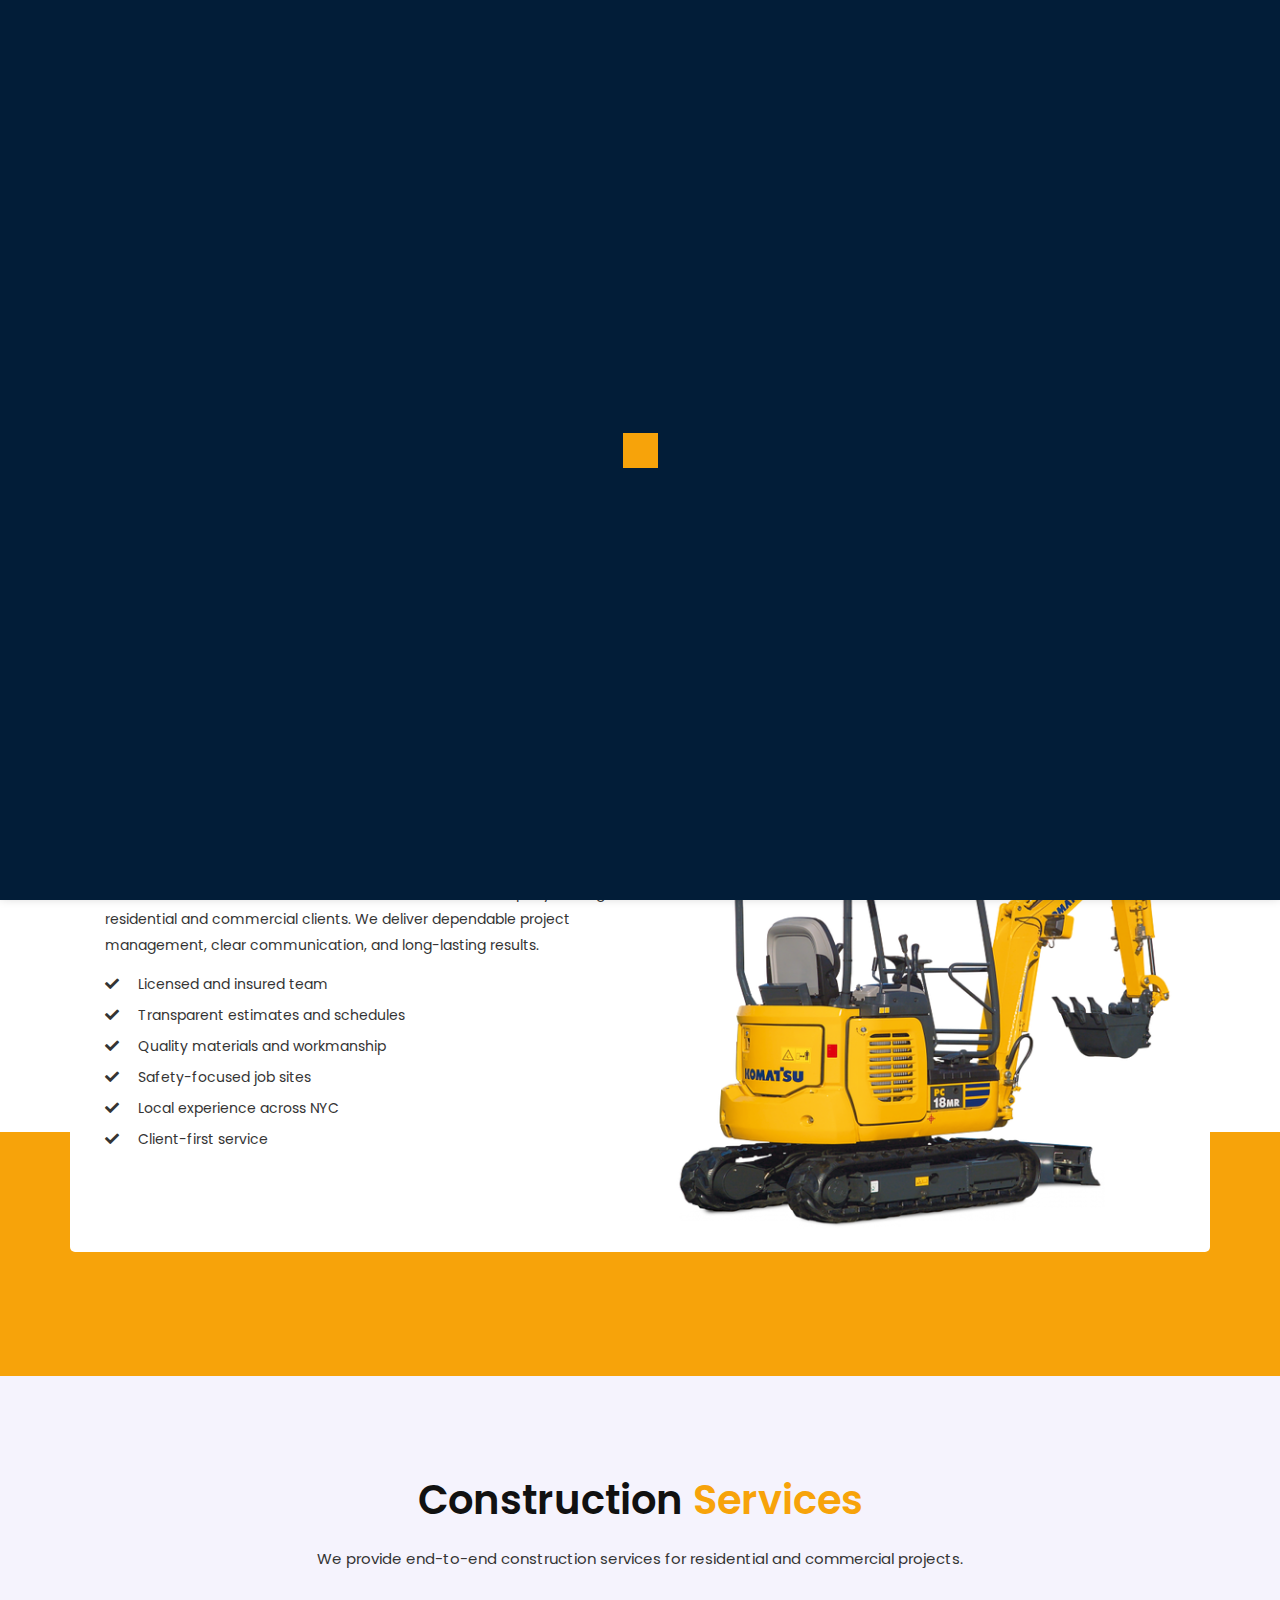
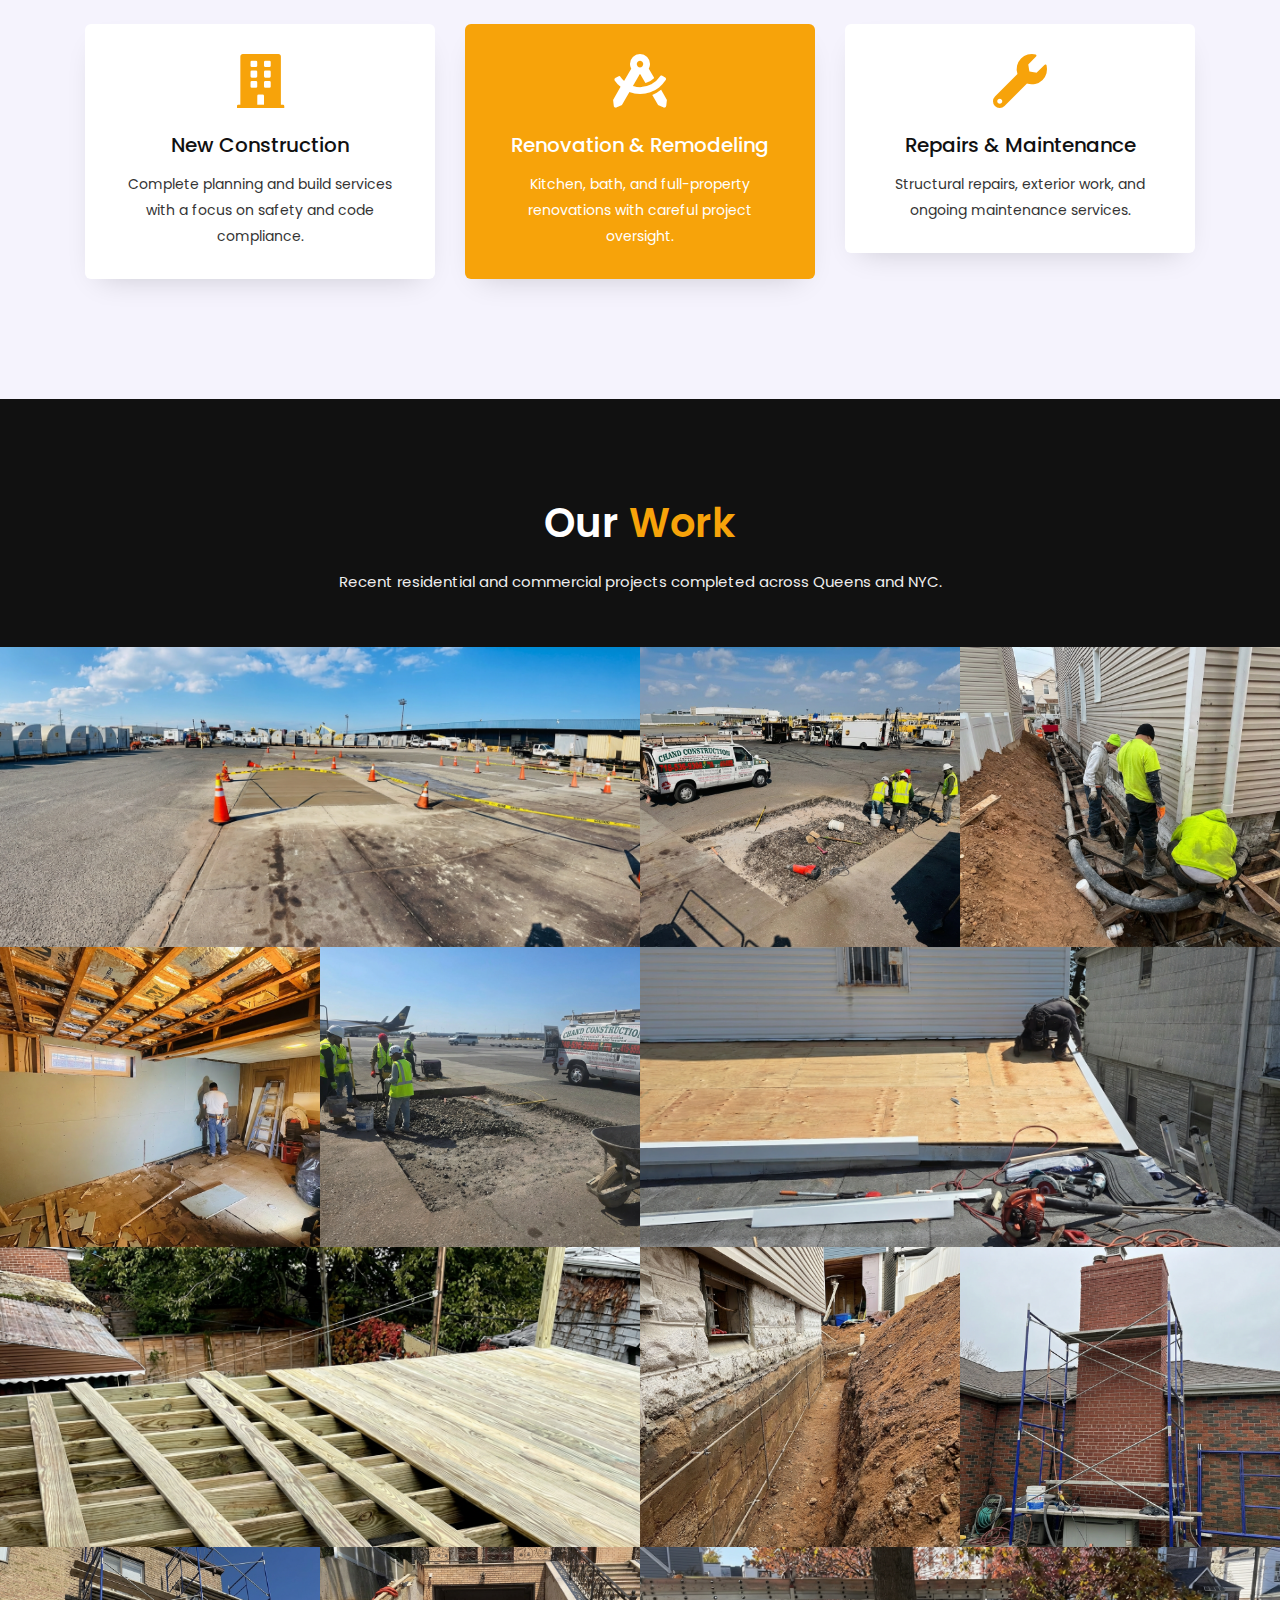
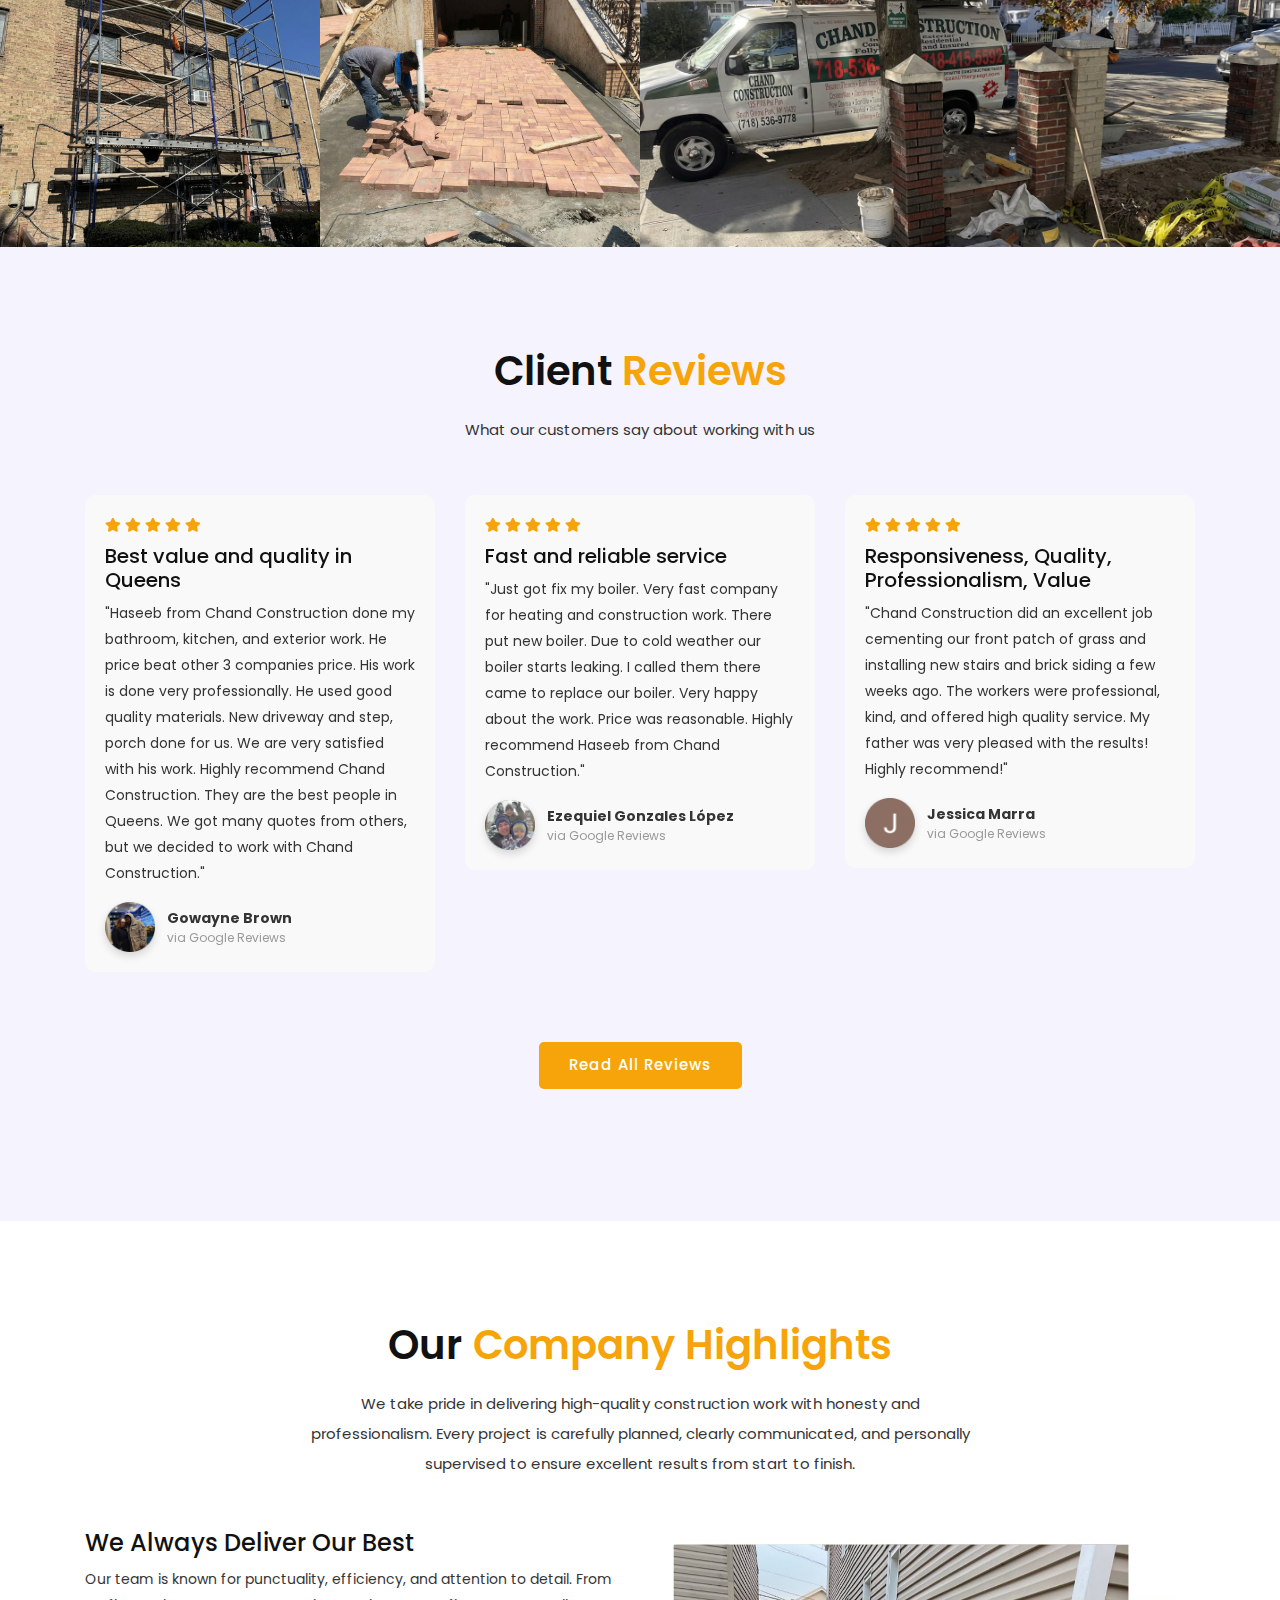
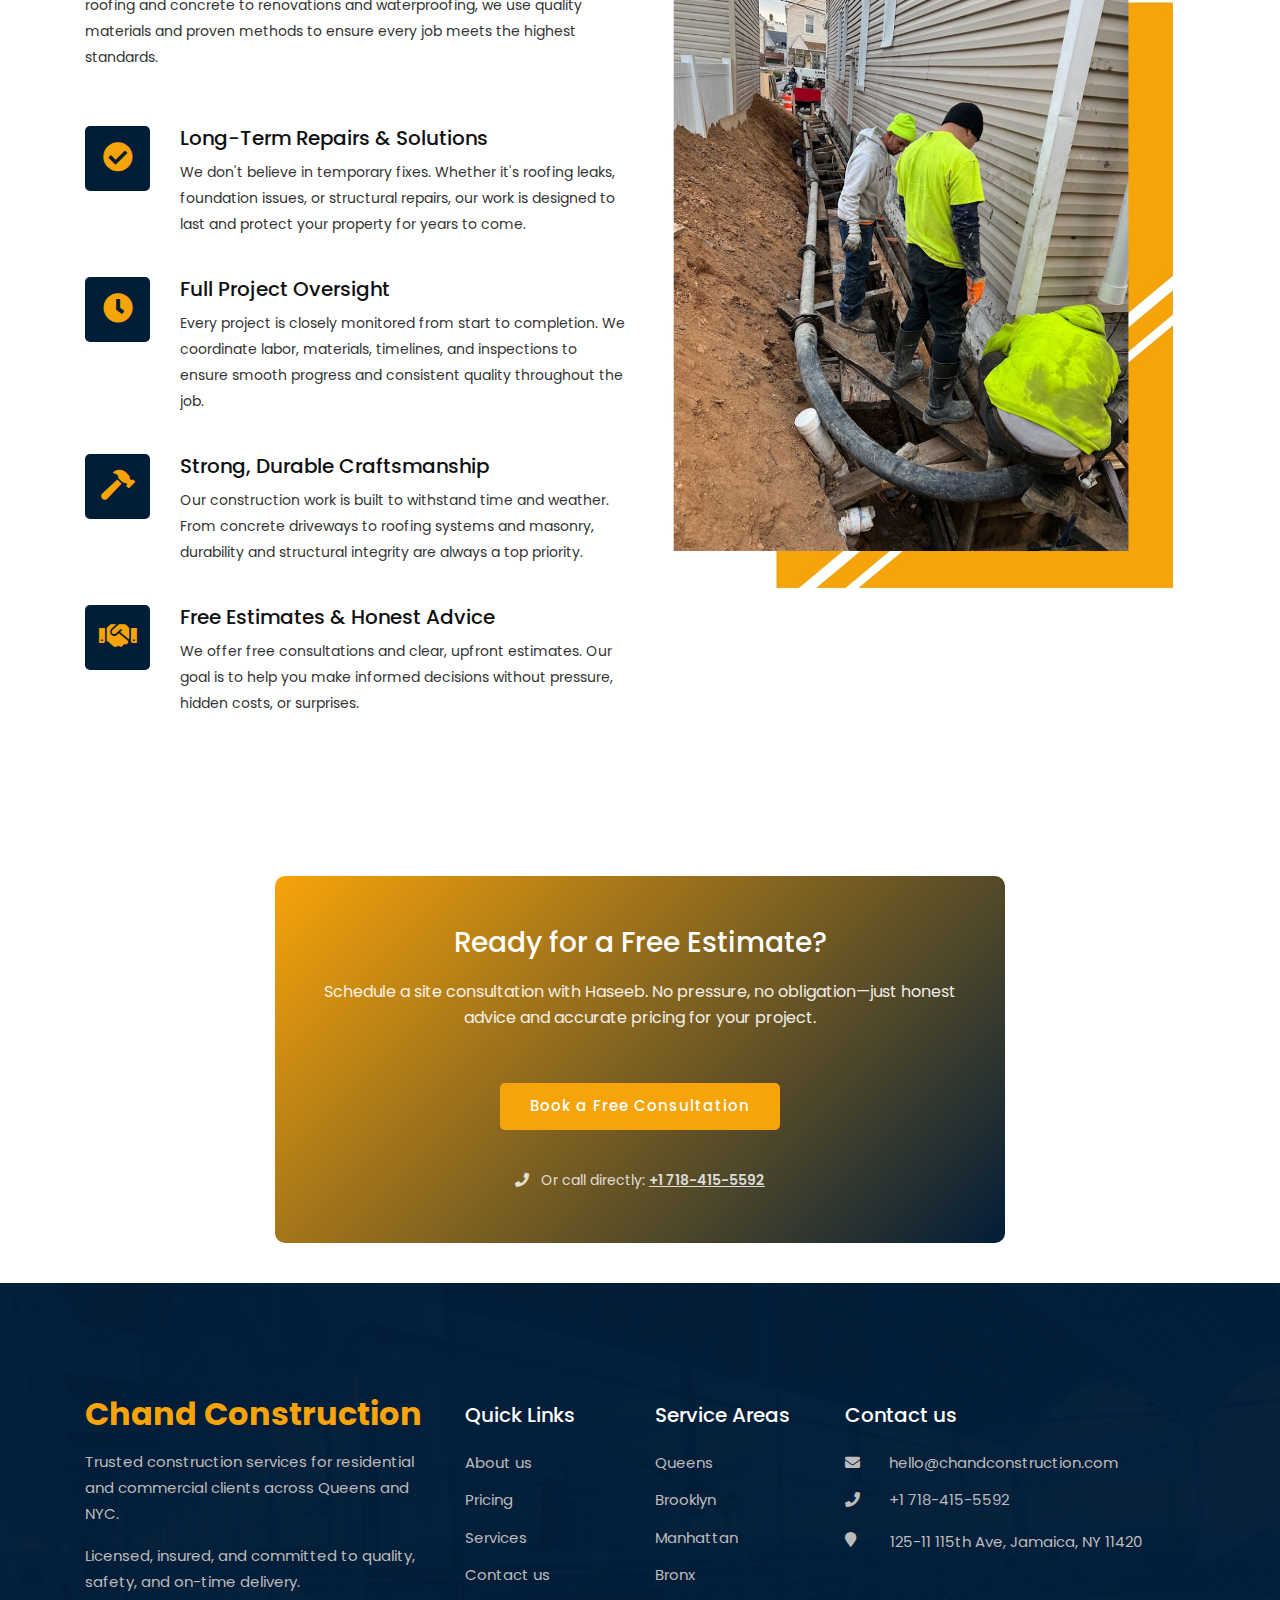
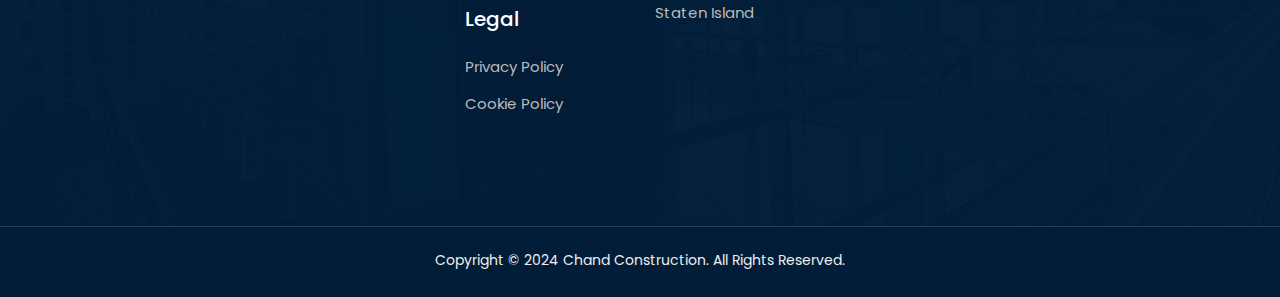
<file: index.html>
<!DOCTYPE html>
<html lang="en">
<head>
		<meta charset="UTF-8">
		<meta name="viewport" content="width=device-width, initial-scale=1.0">
		<title>Chand Construction - Construction Company</title>
		<link rel="icon" href="images/favicon.png">
		
		<link rel="stylesheet" href="css/bootstrap.min.css">
		<link rel="stylesheet" href="css/fontawesome.min.css">
		<link rel="stylesheet" href="css/fakeLoader.min.css">
		<link rel="stylesheet" href="css/hoverbuttons.css">
		<link rel="stylesheet" href="css/style.css">
	</head>
	<body>
		<!-- loader -->
		<div class="fakeLoader"></div>
		<!-- end loader -->
		
		<!-- navbar -->
		<nav class="navbar navbar-expand-md fixed-top">
			<div class="container-fluid">
				<a href="index.html" class="navbar-brand">CHAND</a>
				<span class="call">Call us +1 718-415-5592</span>
				<button class="navbar-toggler" type="button" data-toggle="collapse" data-target="#navbarSupportedContent" aria-controls="navbarSupportedContent" aria-expanded="false" aria-label="Toggle navigation">
				<i class="fa fa-bars"></i>
				</button>
				<div class="collapse navbar-collapse" id="navbarSupportedContent">
					<ul class="navbar-nav ml-auto">
						<li class="nav-item">
							<a class="nav-link" href="index.html">Home</a>
						</li>
						<li class="nav-item">
							<a class="nav-link" href="who-we-are.html">Who We Are</a>
						</li>
						<li class="nav-item">
							<a class="nav-link" href="services.html">Services</a>
						</li>
						<li class="nav-item">
						<a class="nav-link" href="index.html#our-work">Gallery</a>
						</li>
						<li class="nav-item">
							<a class="nav-link" href="estimates.html">Estimates & Pricing</a>
						</li>
						<li class="nav-item">
							<a class="nav-link" href="contact-us.html">Contact us</a>
						</li>
					</ul>
				</div>
			</div>
		</nav>
		<!-- end navbar -->
		<!-- home intro -->
		<div class="home-intro">
			<div class="container">
				<div class="row">
					<div class="col col-sm-12 col-md-10 offset-md-1 col-12">
						<div class="content">
							<h5>Trusted Local Builder</h5>
							<h2>CHAND CONSTRUCTION</h2>
							<h6>Residential and commercial construction services across Queens and the NYC area. Licensed, insured, and committed to quality workmanship.</h6>
							<a href="services.html" class="button hbtn hb-fill-right">Our Services</a>
							<a href="contact-us.html" class="button button-intro hbtn hb-fill-right">Request a Quote</a>
						</div>
					</div>
				</div>
			</div>
		</div>
		<!-- end end intro -->
		<!-- about -->
		<div class="about">
			<div class="container">
				<div class="row">
					<div class="col-md-6">
						<div class="content">
							<div class="title-section-left">
								<h3>Know More <span>About Us</span></h3>
								<h6>Reliable construction professionals</h6>
							</div>
							<p>Chand Construction is a Queens-based construction company serving residential and commercial clients. We deliver dependable project management, clear communication, and long-lasting results.</p>
							<ul>
								<li><i class="fa fa-check"></i> Licensed and insured team</li>
								<li><i class="fa fa-check"></i> Transparent estimates and schedules</li>
								<li><i class="fa fa-check"></i> Quality materials and workmanship</li>
								<li><i class="fa fa-check"></i> Safety-focused job sites</li>
								<li><i class="fa fa-check"></i> Local experience across NYC</li>
								<li><i class="fa fa-check"></i> Client-first service</li>
							</ul>
						</div>
					</div>
					<div class="col-md-6">
						<div class="content-image">
							<img src="images/about.png" alt="Chand Construction team" class="w-100">
						</div>
					</div>
				</div>
			</div>
			<div class="bg-style"></div>
		</div>
		<!-- end about -->
		<!-- services -->
		<div class="services section bg-grey">
			<div class="container">
				<div class="title-section">
					<h3>Construction <span>Services</span></h3>
					<p>We provide end-to-end construction services for residential and commercial projects.</p>
				</div>
				<div class="row">
					<div class="col col-md-4 col-sm-12 col-12">
						<div class="content">
							<i class="fa fa-building"></i>
							<h5>New Construction</h5>
							<p class="mb-0">Complete planning and build services with a focus on safety and code compliance.</p>
						</div>
					</div>
					<div class="col col-md-4 col-sm-12 col-12">
						<div class="content content-center">
							<i class="fa fa-drafting-compass"></i>
							<h5>Renovation & Remodeling</h5>
							<p class="mb-0">Kitchen, bath, and full-property renovations with careful project oversight.</p>
						</div>
					</div>
					<div class="col col-md-4 col-sm-12 col-12">
						<div class="content">
							<i class="fa fa-wrench"></i>
							<h5>Repairs & Maintenance</h5>
							<p class="mb-0">Structural repairs, exterior work, and ongoing maintenance services.</p>
						</div>
					</div>
				</div>
			</div>
		</div>
		<!-- end services -->
		<!-- our work -->
		<div id="our-work" class="our-work">
			<div class="container">
				<div class="title-section">
					<h3>Our <span>Work</span></h3>
					<p>Recent residential and commercial projects completed across Queens and NYC.</p>
				</div>
			</div>
			<div class="row no-gutters">
				<div class="col-md-6 col-sm-4 col-12">
					<div class="content imghvr-fade">
						<img src="images/work1.png" alt="Concrete Saw-Cutting & Removal">
						<a style="cursor: default;">
							<div class="caption">
								<h6>Concrete Saw-Cutting & Removal</h6>
								<p>Existing concrete was cut and removed to prepare for new slab work.</p>
							</div>
						</a>
					</div>
				</div>
				<div class="col-md-3 col-sm-4 col-12">
					<div class="content imghvr-fade">
						<img src="images/work2.png" alt="Slab Excavation & Prep">
						<a style="cursor: default;">
							<div class="caption">
								<h6>Slab Excavation & Prep</h6>
								<p>Concrete and base material were excavated to the proper depth for replacement.</p>
							</div>
						</a>
					</div>
				</div>
				<div class="col-md-3 col-sm-4 col-12">
					<div class="content imghvr-fade">
						<img src="images/work3.png" alt="Trenching for Drainage & Utilities">
						<a style="cursor: default;">
							<div class="caption">
								<h6>Trenching for Drainage & Utilities</h6>
								<p>Trenches were dug to install and adjust underground piping along the foundation.</p>
							</div>
						</a>
					</div>
				</div>
				<div class="col-md-3 col-sm-4 col-12">
					<div class="content imghvr-fade">
						<img src="images/work4.png" alt="Interior Renovation">
						<a style="cursor: default;">
							<div class="caption">
								<h6>Interior Renovation</h6>
								<p>Interior finishes were removed to expose framing for renovation.</p>
							</div>
						</a>
					</div>
				</div>
				<div class="col-md-3 col-sm-4 col-12">
					<div class="content imghvr-fade">
						<img src="images/work5.png" alt="Concrete Pour & Finishing">
						<a style="cursor: default;">
							<div class="caption">
								<h6>Concrete Pour & Finishing</h6>
								<p>New concrete was poured and finished to create a smooth surface.</p>
							</div>
						</a>
					</div>
				</div>
				<div class="col-md-6 col-sm-4 col-12">
					<div class="content imghvr-fade">
						<img src="images/work6.png" alt="">
						<a style="cursor: default;">
							<div class="caption">
								<h6>Exterior Edge & Trim Installation</h6>
								<p>Edge boards and trim were installed to complete the exterior platform.</p>
							</div>
						</a>
					</div>
				</div>
				<div class="col-md-6 col-sm-4 col-12">
					<div class="content imghvr-fade">
						<img src="images/work7.png" alt="Framing & Subfloor Installation">
						<a style="cursor: default;">
							<div class="caption">
								<h6>Framing & Subfloor Installation</h6>
								<p>Structural floor framing was installed and reinforced, followed by precision placement of treated plywood subfloor panels to create a solid and level foundation for the structure.</p>
							</div>
						</a>
					</div>
				</div>
				<div class="col-md-3 col-sm-4 col-12">
					<div class="content imghvr-fade">
						<img src="images/work8.png" alt="Foundation Excavation & Waterproofing">
						<a style="cursor: default;">
							<div class="caption">
								<h6>Foundation Excavation & Waterproofing</h6>
								<p>Excavation was completed along the foundation perimeter to expose existing walls, allowing for structural inspection, reinforcement, and proper waterproofing preparation.</p>
							</div>
						</a>
					</div>
				</div>
				<div class="col-md-3 col-sm-4 col-12">
					<div class="content imghvr-fade">
						<img src="images/work9.png" alt="Trenching for Drainage & Utilities">
						<a style="cursor: default;">
							<div class="caption">
								<h6>Masonry & Exterior Wall Restoration</h6>
								<p>Damaged exterior brickwork was repaired and restored, with scaffolding installed to ensure safe access and precise masonry workmanship.</p>
							</div>
						</a>
					</div>
				</div>
				<div class="col-md-3 col-sm-4 col-12">
					<div class="content imghvr-fade">
						<img src="images/work10.png" alt="Structural Repair & Site Preparation">
						<a style="cursor: default;">
							<div class="caption">
								<h6>Structural Repair & Site Preparation</h6>
								<p>On-site construction vehicles and equipment supported structural repairs and preparation work, ensuring all exterior elements were aligned and reinforced properly.</p>
							</div>
						</a>
					</div>
				</div>
				<div class="col-md-3 col-sm-4 col-12">
					<div class="content imghvr-fade">
						<img src="images/work11.png" alt="Driveway & Paver Installation">
						<a style="cursor: default;">
							<div class="caption">
								<h6>Driveway & Paver Installation</h6>
								<p>Existing surface materials were removed and replaced with newly laid pavers, carefully aligned and leveled to create a durable and visually appealing driveway surface.</p>
							</div>
						</a>
					</div>
				</div>
				<div class="col-md-6 col-sm-4 col-12">
					<div class="content imghvr-fade">
						<img src="images/work12.png" alt="Exterior Edge & Trim Installation">
						<a style="cursor: default;">
							<div class="caption">
								<h6>Brick Column & Entrance Enhancement</h6>
								<p>Brick columns and entryway features were constructed and finished, enhancing both structural stability and curb appeal of the property.</p>
							</div>
						</a>
					</div>
				</div>
			</div>
		</div>
		<!-- end our work -->

		<!-- reviews -->
		<div class="reviews-section section bg-grey">
			<div class="container">
				<div class="title-section">
					<h3>Client <span>Reviews</span></h3>
					<p>What our customers say about working with us</p>
				</div>
				
				<!-- Rating Overview -->
				<!-- <div class="rating-overview">
					<div class="rating-score">
						<h2>4.9</h2>
						<div class="stars">
							<i class="fa fa-star"></i>
							<i class="fa fa-star"></i>
							<i class="fa fa-star"></i>
							<i class="fa fa-star"></i>
							<i class="fa fa-star"></i>
						</div>
						<p>Based on 217 Google Reviews</p>
					</div>
				</div> -->

				<!-- Reviews Carousel -->

				<div class="reviews-carousel-container">
					<div id="reviewsCarousel" class="carousel slide" data-ride="carousel">
						<div class="carousel-inner">
							<div class="carousel-item active">
								<div class="row">
									<div class="col-md-4 col-sm-12">
										<div class="review-card">
											<div class="review-stars">
												<i class="fa fa-star"></i>
												<i class="fa fa-star"></i>
												<i class="fa fa-star"></i>
												<i class="fa fa-star"></i>
												<i class="fa fa-star"></i>
											</div>
											<h5>Best value and quality in Queens</h5>
											<p>"Haseeb from Chand Construction done my bathroom, kitchen, and exterior work. He price beat other 3 companies price. His work is done very professionally. He used good quality materials. New driveway and step, porch done for us. We are very satisfied with his work. Highly recommend Chand Construction. They are the best people in Queens. We got many quotes from others, but we decided to work with Chand Construction."</p>
											<div class="review-author">
												<img src="images/review1.png" alt="Gowayne Brown">
												<div class="review-author-info">
													<strong>Gowayne Brown</strong>
													<span>via Google Reviews</span>
												</div>
											</div>
										</div>
									</div>
									<div class="col-md-4 col-sm-12">
										<div class="review-card">
											<div class="review-stars">
												<i class="fa fa-star"></i>
												<i class="fa fa-star"></i>
												<i class="fa fa-star"></i>
												<i class="fa fa-star"></i>
												<i class="fa fa-star"></i>
											</div>
											<h5>Fast and reliable service</h5>
											<p>"Just got fix my boiler. Very fast company for heating and construction work. There put new boiler. Due to cold weather our boiler starts leaking. I called them there came to replace our boiler. Very happy about the work. Price was reasonable. Highly recommend Haseeb from Chand Construction."</p>
											<div class="review-author">
												<img src="images/review2.png" alt="Ezequiel Gonzales López">
												<div class="review-author-info">
													<strong>Ezequiel Gonzales López</strong>
													<span>via Google Reviews</span>
												</div>
											</div>
										</div>
									</div>
									<div class="col-md-4 col-sm-12">
										<div class="review-card">
											<div class="review-stars">
												<i class="fa fa-star"></i>
												<i class="fa fa-star"></i>
												<i class="fa fa-star"></i>
												<i class="fa fa-star"></i>
												<i class="fa fa-star"></i>
											</div>
											<h5>Responsiveness, Quality, Professionalism, Value</h5>
											<p>"Chand Construction did an excellent job cementing our front patch of grass and installing new stairs and brick siding a few weeks ago. The workers were professional, kind, and offered high quality service. My father was very pleased with the results! Highly recommend!"</p>
											<div class="review-author">
												<img src="images/review3.png" alt="Jessica Marra">
												<div class="review-author-info">
													<strong>Jessica Marra</strong>
													<span>via Google Reviews</span>
												</div>
											</div>
										</div>
									</div>
								</div>
							</div>
							<div class="carousel-item">
								<div class="row">
									<div class="col-md-4 col-sm-12">
										<div class="review-card">
											<div class="review-stars">
												<i class="fa fa-star"></i>
												<i class="fa fa-star"></i>
												<i class="fa fa-star"></i>
												<i class="fa fa-star"></i>
												<i class="fa fa-star"></i>
											</div>
											<h5>Complete renovation with great communication</h5>
											<p>"Haseeb From Chand Construction, done very good work in my house. Complete renovation outside of house. New bricks and concrete work around the house. New sidewalk and driveway. With all the permits required from DOB and DOT. We are really happy with the work. We will recommend them. Price was reasonable. There used good quality materials. He explained everything each day. Haseeb is best guy to work with. We don't have any issues to communicate or with any work he done."</p>
											<div class="review-author">
												<img src="images/review4.png" alt="Miguel Martinez">
												<div class="review-author-info">
													<strong>Miguel Martinez</strong>
													<span>via Google Reviews</span>
												</div>
											</div>
										</div>
									</div>
									<div class="col-md-4 col-sm-12">
										<div class="review-card">
											<div class="review-stars">
												<i class="fa fa-star"></i>
												<i class="fa fa-star"></i>
												<i class="fa fa-star"></i>
												<i class="fa fa-star"></i>
												<i class="fa fa-star-half-o"></i>
											</div>
											<h5>Great attention to detail and responsive service</h5>
											<p>"I contacted Haseeb at Chand construction because we were in need of a new roof and to repair my ceiling due to rain damage. Haseeb was very responsive and came to my house that same day. He provided me with a quote, which was very reasonable and fair. Him and his team got to work right away and completed the roof in 1 day!! Great communication throught the process. The team was always on time and very responsible. Haseeb and his team did a great job and I recommend Chand construction wholeheartedly. I will definitely reach out again for future jobs"</p>
											<div class="review-author">
												<img src="images/review5.png" alt="Cristian Yat">
												<div class="review-author-info">
													<strong>Cristian Yat</strong>
													<span>via Google Reviews</span>
												</div>
											</div>
										</div>
									</div>
									<div class="col-md-4 col-sm-12">
										<div class="review-card">
											<div class="review-stars">
												<i class="fa fa-star"></i>
												<i class="fa fa-star"></i>
												<i class="fa fa-star"></i>
												<i class="fa fa-star"></i>
												<i class="fa fa-star"></i>
											</div>
											<h5>Professional, Respectful, and Punctual Work</h5>
											<p>"Haseeb from Chand Construction started construction on our home September and ended at the beginning of December. He removed the shingles and added new plywood and re-shingled the roof. His team painted the whole house and put up new PVC fencing. They also dug up around the house and waterproofed the walls. All around the house was done in paver and the front was bricked and the stairs were done with steel railings. The basement was dug up, repaved, and tiled. The walls were stucco. Blast wall was built around the furnace room. The top floor and attic were all done. Haseeb and his employees are very respectful, polite, and always punctual. They started work at 8 am and by 8:01 work started. The cost was expensive but the work was well done.<br>Thanks Chand Construction.<br>Neil and family."</p>
											<div class="review-author">
												<img src="images/review6.png" alt="Neil Beekha">
												<div class="review-author-info">
													<strong>Neil Beekha</strong>
													<span>via Google Reviews</span>
												</div>
											</div>
										</div>
									</div>
								</div>
							</div>
						</div>
					</div>
				</div>

				<div class="text-center mt-5">
					<a href="https://www.google.com/maps/place/Chand+Construction/@40.67885,-73.81397,14z/data=!4m17!1m7!3m6!1s0x89c267390b4aac39:0x211dfd40adb1f3e4!2sChand+Construction!8m2!3d40.67885!4d-73.81397!16s%2Fg%2F11c46djhrn!3m8!1s0x89c267390b4aac39:0x211dfd40adb1f3e4!8m2!3d40.67885!4d-73.81397!9m1!1b1!15sChNjaGFuZCBjb25zdHJ1Y3Rpb25zWhUiE2NoYW5kIGNvbnN0cnVjdGlvbnOSARRjb25zdHJ1Y3Rpb25fY29tcGFueZoBJENoZERTVWhOTUc5blMwVkpRMEZuVFVOdmIxOTVjVzFSUlJBQuABAPoBBQj8ARBJ!16s%2Fg%2F11c46djhrn?entry=ttu&g_ep=EgoyMDI2MDIxMS4wIKXMDSoASAFQAw%3D%3D" target="_blank" class="button hbtn hb-fill-right">Read All Reviews</a>
				</div>
			</div>
		</div>
		<!-- end reviews -->

		<!-- features -->
		<div class="features section">
			<div class="container">
				<div class="title-section">
					<h3>Our <span>Company Highlights</span></h3>
					<p>We take pride in delivering high-quality construction work with honesty and professionalism. Every project is carefully planned, clearly communicated, and personally supervised to ensure excellent results from start to finish.</p>
				</div>
				<div class="row">
					
					<div class="col col-sm-12 col-12 col-md-6">
						<div class="content">
							<h4>We Always Deliver Our Best</h4>
							<p>Our team is known for punctuality, efficiency, and attention to detail. From roofing and concrete to renovations and waterproofing, we use quality materials and proven methods to ensure every job meets the highest standards.</p>
						</div>
						<div class="content">
							<div class="icon">
								<i class="fa fa-check-circle"></i>
							</div>
							<div class="content-text">
								<h5>Long-Term Repairs & Solutions </h5>
								<p class="mb-0">We don't believe in temporary fixes. Whether it's roofing leaks, foundation issues, or structural repairs, our work is designed to last and protect your property for years to come.</p>
							</div>
						</div>
						<div class="content">
							<div class="icon">
								<i class="fa fa-clock"></i>
							</div>
							<div class="content-text">
								<h5>Full Project Oversight</h5>
								<p class="mb-0">Every project is closely monitored from start to completion. We coordinate labor, materials, timelines, and inspections to ensure smooth progress and consistent quality throughout the job.</p>
							</div>
						</div>
						<div class="content">
							<div class="icon">
								<i class="fa fa-hammer"></i>
							</div>
							<div class="content-text">
								<h5>Strong, Durable Craftsmanship</h5>
								<p class="mb-0">Our construction work is built to withstand time and weather. From concrete driveways to roofing systems and masonry, durability and structural integrity are always a top priority.</p>
							</div>
						</div>
						<div class="content pb-0">
							<div class="icon">
								<i class="fa fa-handshake"></i>
							</div>
							<div class="content-text">
								<h5>Free Estimates & Honest Advice</h5>
								<p class="mb-0">We offer free consultations and clear, upfront estimates. Our goal is to help you make informed decisions without pressure, hidden costs, or surprises.</p>
							</div>
						</div>
					</div>
					<div class="col col-sm-12 col-12 col-md-6">
						<img src="images/feature.png" alt="" class="w-100">
					</div>
				</div>
			</div>
		</div>
		<!-- end features -->
		<div class="container">
			<div class="row">
				<div class="col-md-8 offset-md-2">
					<div style="background: linear-gradient(135deg, #f7a30a 0%, #021d38 100%); padding: 50px 40px; border-radius: 10px; text-align: center; color: #fff; margin: 40px 0;">
						<h3 style="color: #fff; margin-bottom: 20px;">Ready for a Free Estimate?</h3>
						<p style="color: #fff; opacity: 0.9; font-size: 16px; margin-bottom: 30px;">Schedule a site consultation with Haseeb. No pressure, no obligation—just honest advice and accurate pricing for your project.</p>
						<a href="https://calendly.com/mhaseeb-chandconstructions/30min" class="button hbtn hb-fill-right">Book a Free Consultation</a>
						<p style="color: #fff; opacity: 0.8; margin-top: 25px; margin-bottom: 0; font-size: 14px;">
							<i class="fa fa-phone" style="margin-right: 8px;"></i> Or call directly: <a href="tel:+17184155592" style="color: #fff; font-weight: 600; text-decoration: underline;">+1 718-415-5592</a>
						</p>
					</div>
				</div>
			</div>
		</div>
		<!-- footer -->
		<footer>
			<div class="container">
				<div class="row">
					<div class="col-md-4 col-sm-8 col-12">
						<h6>Chand Construction</h6>
						<p>Trusted construction services for residential and commercial clients across Queens and NYC.</p>
						<p class="mb-0">Licensed, insured, and committed to quality, safety, and on-time delivery.</p>
					</div>
					<div class="col-md-2 col-sm-4 col-12">
						<h5>Quick Links</h5>
						<ul style="margin-bottom: 20px;">
							<li><a href="about.html">About us</a></li>
							<li><a href="pricing.html">Pricing</a></li>
							<li><a href="services.html">Services</a></li>
							<li><a href="contact-us.html">Contact us</a></li>
						</ul>
						<h5>Legal</h5>
						<ul>
							<li><a href="privacy-policy.html">Privacy Policy</a></li>
							<li><a href="cookie-policy.html">Cookie Policy</a></li>
						</ul>
					</div>
					<div class="col-md-2 col-sm-4 col-12">
						<h5>Service Areas</h5>
						<ul>
							<li><a href="https://maps.app.goo.gl/nzz3jS4N9i4VHWyM8">Queens</a></li>
							<li><a href="https://maps.app.goo.gl/PfAjyVajbMQNDp8TA">Brooklyn</a></li>
							<li><a href="https://maps.app.goo.gl/KY6R4WgVfcaWJ5246">Manhattan</a></li>
							<li><a href="https://maps.app.goo.gl/Tuj9ChVc8YfvgXKG6">Bronx</a></li>
							<li><a href="https://maps.app.goo.gl/rJeqp7gn3FoL5VST8">Staten Island</a></li>
						</ul>
					</div>
					<div class="col-md-4 col-sm-6 col-12">
						<h5>Contact us</h5>
						<ul>
							<li><i class="fa fa-envelope"></i> <a href="mailto:hello@chandconstruction.com?subject=Project%20Inquiry&body=Hello%20Chand%20Construction%2C%0A%0AI%27d%20like%20to%20request%20a%20quote%20for%20my%20project.%0A%0AThank%20you!">hello@chandconstruction.com</a></li>
							<li><i class="fa fa-phone"></i> <a href="tel:+17184155592">+1 718-415-5592</a></li>
							<li class="map"><i class="fa fa-map-marker"></i> <a href="https://maps.app.goo.gl/Kpq37mT3v1suk8f4A" target="_blank" rel="noopener noreferrer">125-11 115th Ave, Jamaica, NY 11420</a></li>
						</ul>
					</div>
				</div>
			</div>
		</footer>
		<!-- end footer -->
		<!-- footer bottom -->
		<div class="footer-bottom">
			<div class="container">
				<p>Copyright © 2024 Chand Construction. All Rights Reserved.</p>
			</div>
		</div>
		<!-- end footer bottom -->
		<!-- Cookie Banner -->
		<div id="cookieBanner" class="cookie-banner">
			<div class="cookie-container">
				<div class="cookie-content">
					<h5>We Use Cookies</h5>
					<p>We use cookies to enhance your experience, analyze site traffic, and serve personalized content. By continuing to use this site, you agree to our <a href="cookie-policy.html">Cookie Policy</a> and <a href="privacy-policy.html">Privacy Policy</a>.</p>
				</div>
				<div class="cookie-buttons">
					<button id="acceptCookies" class="btn btn-primary">Accept All</button>
					<button id="rejectCookies" class="btn btn-secondary">Reject</button>
				</div>
			</div>
		</div>
		<!-- end Cookie Banner -->
		<!-- script -->
		<script>
		document.addEventListener('DOMContentLoaded', () => {
			if (window.location.hash === '#our-work') {
			const el = document.getElementById('our-work');
			if (el) {
				el.scrollIntoView({ behavior: 'smooth' });
			}
			}
		});
		</script>
		<script src="js/jquery.min.js"></script>
		<script src="js/bootstrap.min.js"></script>
		<script src="js/fakeLoader.min.js"></script>
		<script src="js/main.js"></script>
		<!-- Cookie Banner Script -->
		<script>
		function initCookieBanner() {
			const banner = document.getElementById('cookieBanner');
			const acceptBtn = document.getElementById('acceptCookies');
			const rejectBtn = document.getElementById('rejectCookies');
			
			if (!localStorage.getItem('cookieConsent')) {
				banner.classList.add('show');
			}
			
			acceptBtn.addEventListener('click', () => {
				localStorage.setItem('cookieConsent', 'accepted');
				banner.classList.remove('show');
			});
			
			rejectBtn.addEventListener('click', () => {
				localStorage.setItem('cookieConsent', 'rejected');
				banner.classList.remove('show');
			});
		}

		document.addEventListener('DOMContentLoaded', initCookieBanner);
		</script>
	</body>
</html>
</file>
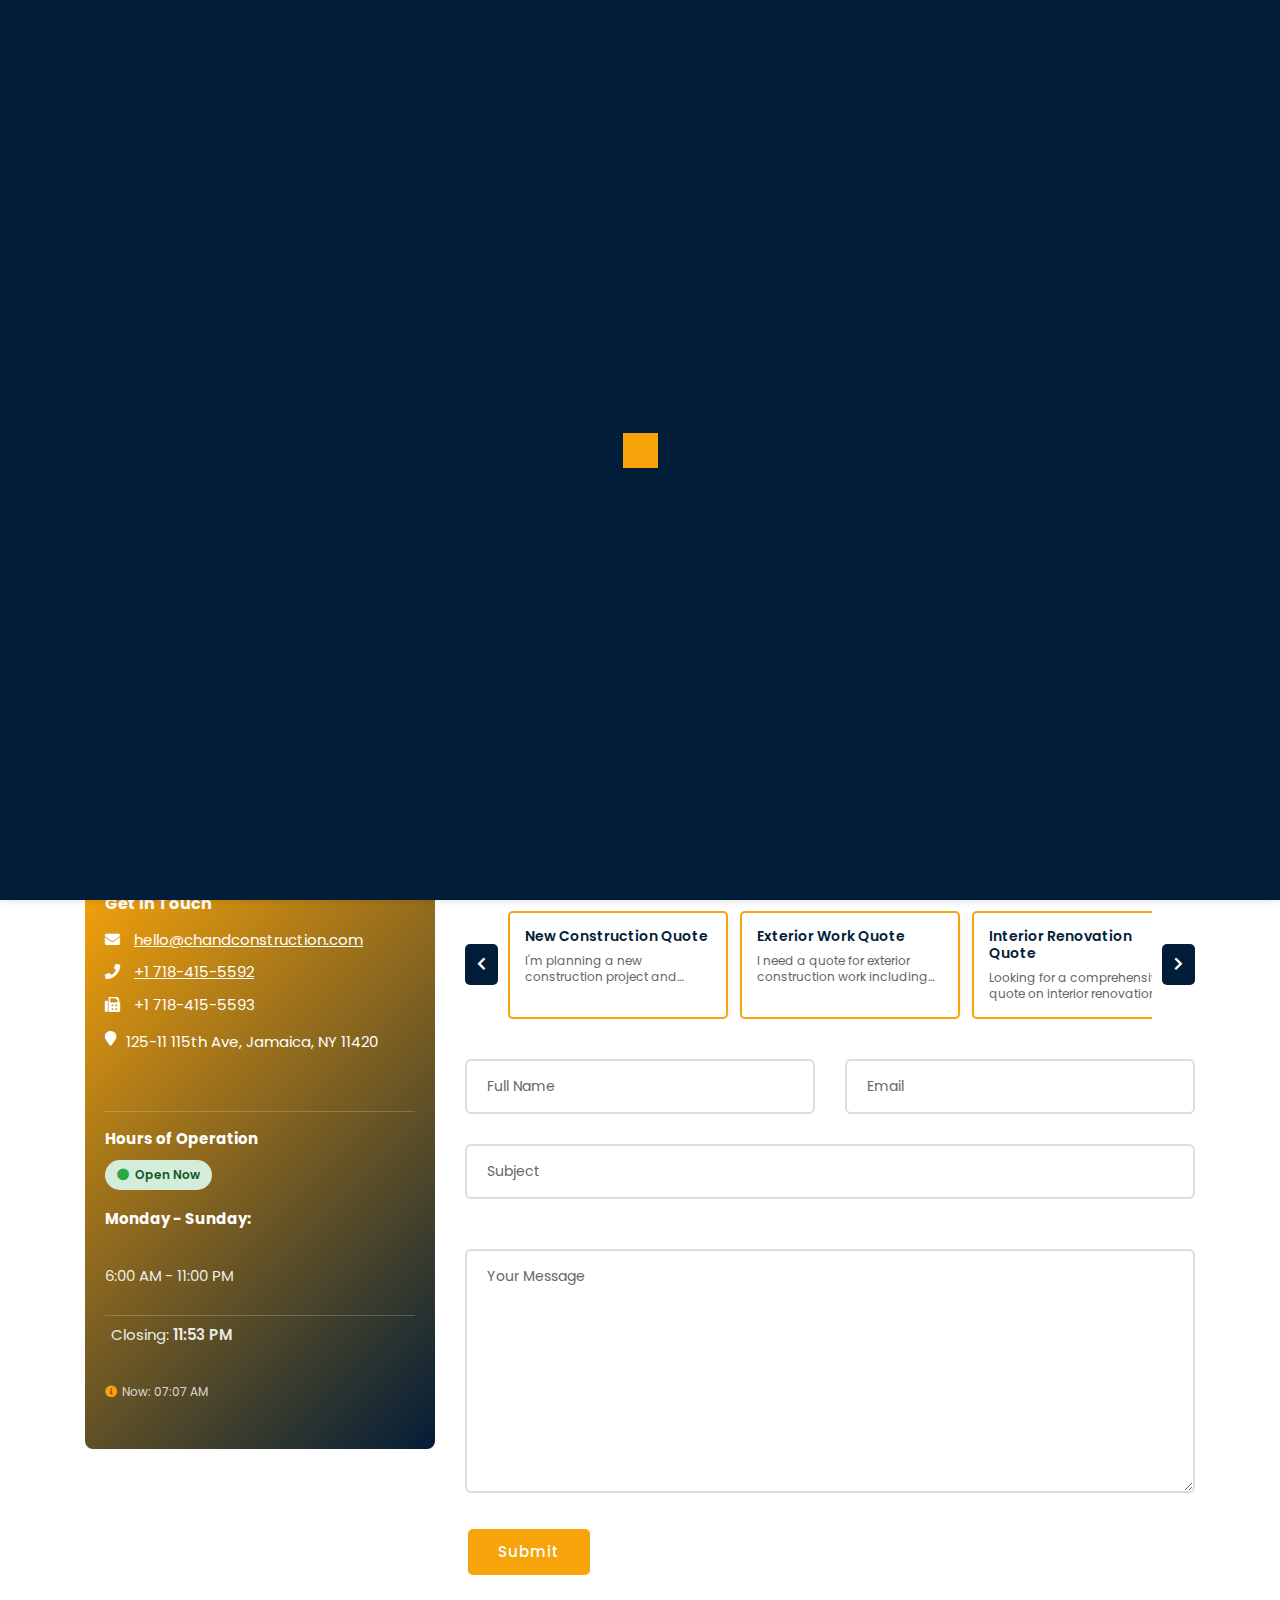
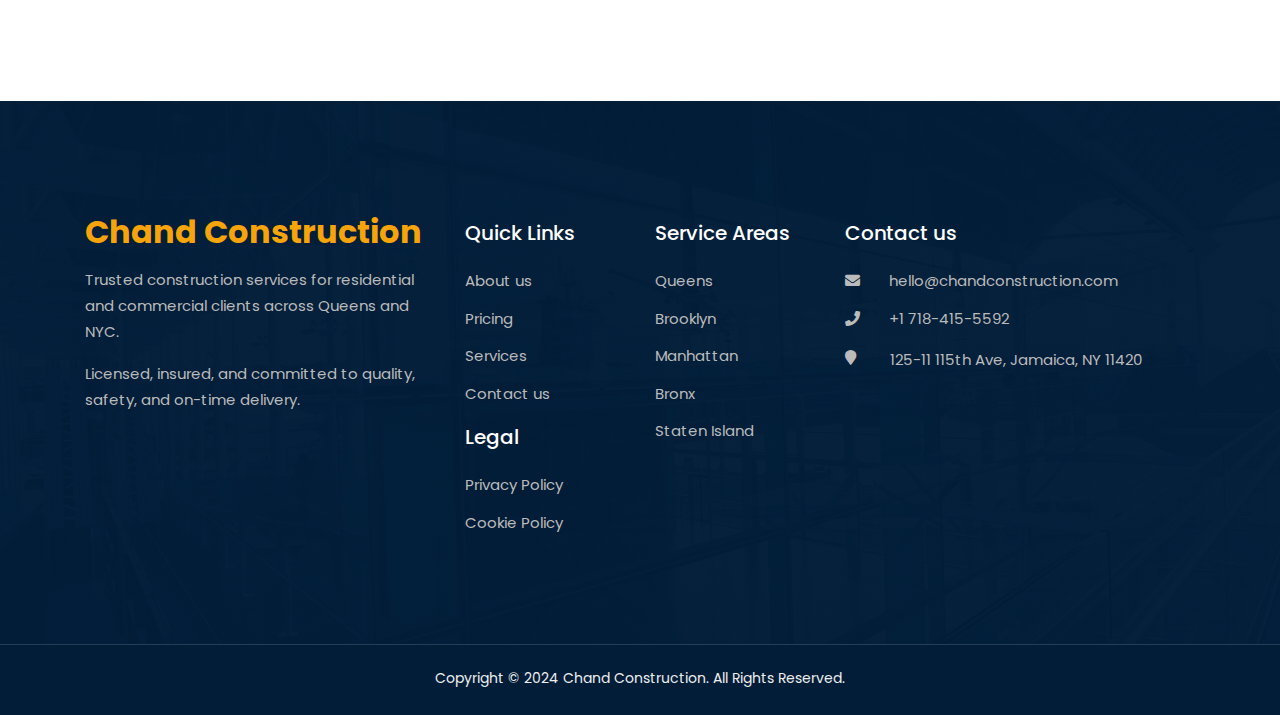
<file: contact-us.html>
<!DOCTYPE html>
<html lang="en">
<head>
		<meta charset="UTF-8">
		<meta name="viewport" content="width=device-width, initial-scale=1.0">
		<title>Chand Construction - Contact Us</title>
		<link rel="icon" href="images/favicon.png">
		
		<link rel="stylesheet" href="css/bootstrap.min.css">
		<link rel="stylesheet" href="css/fontawesome.min.css">
		<link rel="stylesheet" href="css/fakeLoader.min.css">
		<link rel="stylesheet" href="css/hoverbuttons.css">
		<link rel="stylesheet" href="css/style.css">
	</head>
	<body>
		<!-- loader -->
		<div class="fakeLoader"></div>
		<!-- end loader -->
		
		<!-- navbar -->
		<nav class="navbar navbar-expand-md fixed-top">
			<div class="container-fluid">
				<a href="index.html" class="navbar-brand">CHAND</a>
				<span class="call">Call us +1 718-415-5592</span>
				<button class="navbar-toggler" type="button" data-toggle="collapse" data-target="#navbarSupportedContent" aria-controls="navbarSupportedContent" aria-expanded="false" aria-label="Toggle navigation">
				<i class="fa fa-bars"></i>
				</button>
				<div class="collapse navbar-collapse" id="navbarSupportedContent">
					<ul class="navbar-nav ml-auto">
						<li class="nav-item">
							<a class="nav-link" href="index.html">Home</a>
						</li>
						<li class="nav-item">
							<a class="nav-link" href="who-we-are.html">Who We Are</a>
						</li>
						<li class="nav-item">
							<a class="nav-link" href="services.html">Services</a>
						</li>
						<li class="nav-item">
							<a class="nav-link" href="index.html#our-work">Gallery</a>
						</li>
						<li class="nav-item">
							<a class="nav-link" href="estimates.html">Estimates & Pricing</a>
						</li>
						<li class="nav-item">
							<a class="nav-link" href="contact-us.html">Contact us</a>
						</li>
					</ul>
				</div>
			</div>
		</nav>
		<!-- end navbar -->

		<!-- header-title -->
		<div class="header-title">
			<div class="container">
				<h3>Contact us</h3>
			</div>
		</div>
		<!-- end header-title -->

		<!-- maps -->
		<div class="maps">
			<iframe src="https://www.google.com/maps/embed?pb=!1m18!1m12!1m3!1d3025.7782784589!2d-73.81654492524855!3d40.678854039646126!2m3!1f0!2f0!3f0!3m2!1i1024!2i768!4f13.1!3m3!1m2!1s0x89c267390b4aac39%3A0x211dfd40adb1f3e4!2sChand%20Construction!5e0!3m2!1sen!2sng!4v1771641833113!5m2!1sen!2sng" width="100%" height="450" style="border:0;" allowfullscreen="" loading="lazy" referrerpolicy="no-referrer-when-downgrade"></iframe>
		</div>
		<!-- end maps -->

		<!-- contact -->
		<div class="contact section">
			<div class="container">
				<div class="row">
					
					<div class="col-md-4 col-sm-12 col-12" style="margin-bottom: 40px;">
						<!-- Business Hours Section with Contact Info -->
						<div class="hours-section" style="background: linear-gradient(135deg, #f7a30a 0%, #021d38 100%); padding: 20px; border-radius: 8px; color: #fff;">
							<h5 style="margin-bottom: 15px; font-weight: 700; color: #fff; font-size: 16px;">Get in Touch</h5>
							
							<!-- Contact Info -->
							<ul style="list-style: none; padding: 0; margin-bottom: 18px; border-bottom: 1px solid rgba(255,255,255,0.2); padding-bottom: 18px;">
								<li style="margin-bottom: 10px; font-size: 15px;"><i class="fa fa-envelope" style="margin-right: 10px; color: #fff;"></i> <a href="mailto:hello@chandconstruction.com" style="color: #fff; text-decoration: underline;">hello@chandconstruction.com</a></li>
								<li style="margin-bottom: 10px; font-size: 15px;"><i class="fa fa-phone" style="margin-right: 10px; color: #fff;"></i> <a href="tel:+17184155592" style="color: #fff; text-decoration: underline;">+1 718-415-5592</a></li>
								<li style="margin-bottom: 10px; font-size: 15px;"><i class="fa fa-fax" style="margin-right: 10px; color: #fff;"></i> <span style="color: #fff;">+1 718-415-5593</span></li>
								<li class="map" style="font-size: 15px;"><i class="fa fa-map-marker" style="margin-right: 10px; color: #fff;"></i> <p style="color: #fff; margin: 0;">125-11 115th Ave, Jamaica, NY 11420</p></li>
							</ul>

							<!-- Hours Section -->
							<div>
								<h6 style="margin-bottom: 12px; font-weight: 700; color: #fff; font-size: 15px;">Hours of Operation</h6>
								<div class="status-badge" id="statusBadge" style="display: inline-block; padding: 6px 12px; border-radius: 20px; font-weight: 600; margin-bottom: 12px; font-size: 12px; background: #fff; color: #155724;">
									<i class="fa fa-circle" style="margin-right: 6px; color: #28a745;"></i><span id="statusText">Open Now</span>
								</div>
								<ul style="list-style: none; padding: 0; font-size: 12px;">
									<li style="padding: 6px 0; font-size: 15px; color: #fff;"><strong>Monday - Sunday:</strong></li>
									<li style="padding: 3px 0; font-size: 15px;color: rgba(255,255,255,0.9);">6:00 AM - 11:00 PM</li>
									<li style="padding: 8px 0; font-size: 15px; color: rgba(255,255,255,0.9); border-top: 1px solid rgba(255,255,255,0.2); margin-top: 6px;"><i class="fa fa-clock-o" style="margin-right: 6px;"></i>Closing: <span id="closingTime" style="font-weight: 600;">--:-- --</span></li>
									<li style="padding: 3px 0; color: rgba(255,255,255,0.8); font-size: 12px;"><i class="fa fa-info-circle" style="margin-right: 5px;"></i>Now: <span id="currentTime">--:-- --</span></li>
								</ul>
							</div>
						</div>
					</div>

					<div class="col-md-8 col-sm-12 col-12">
						<!-- Message Templates Carousel -->
						<div style="margin-bottom: 30px;">
							<h6 style="margin-bottom: 15px; font-weight: 600; color: #021d38;">Quick Templates</h6>
							<div style="display: flex; align-items: center; gap: 10px; overflow-x: auto; padding-bottom: 10px;">
								<button class="template-slide-btn" id="prevBtn" style="background: #021d38; color: #fff; border: none; padding: 10px 12px; border-radius: 5px; cursor: pointer; flex-shrink: 0;"><i class="fa fa-chevron-left"></i></button>
								
								<div id="templateContainer" style="display: flex; gap: 12px; overflow-x: hidden; flex: 1; scroll-behavior: smooth;">
									<!-- Templates will be inserted here -->
								</div>
								
								<button class="template-slide-btn" id="nextBtn" style="background: #021d38; color: #fff; border: none; padding: 10px 12px; border-radius: 5px; cursor: pointer; flex-shrink: 0;"><i class="fa fa-chevron-right"></i></button>
							</div>
						</div>

						<!-- Contact Form -->
						<form id="contactForm">
							<div class="row">
								<div class="col">
									<input type="text" id="fullName" placeholder="Full Name" required>
								</div>
								<div class="col">
									<input type="email" id="email" placeholder="Email" required>
								</div>
							</div>
							
							<!-- Subject with Autocomplete -->
							<div style="position: relative; margin-bottom: 20px;">
								<input type="text" id="subject" placeholder="Subject" autocomplete="off" required>
								<div id="subjectSuggestions" style="position: absolute; top: 100%; left: 0; right: 0; background: #fff; border: 1px solid #ddd; border-radius: 5px; max-height: 200px; overflow-y: auto; display: none; z-index: 1000; box-shadow: 0 4px 8px rgba(0,0,0,0.1);">
									<!-- Suggestions will be populated here -->
								</div>
							</div>

							<textarea id="message" cols="30" rows="10" placeholder="Your Message" required></textarea>
							<button type="submit" class="button hbtn hb-fill-right" id="submitBtn">Submit</button>
							<div id="successMessage" style="display: none; margin-top: 20px; padding: 15px; background: #d4edda; border: 1px solid #c3e6cb; border-radius: 5px; color: #155724; font-weight: 500;">
								<i class="fa fa-check-circle" style="margin-right: 10px;"></i>Message sent successfully!
							</div>
						</form>
					</div>
				</div>
			</div>
		</div>
		<!-- end contact -->



<!-- footer -->
		<footer>
			<div class="container">
				<div class="row">
					<div class="col-md-4 col-sm-8 col-12">
						<h6>Chand Construction</h6>
						<p>Trusted construction services for residential and commercial clients across Queens and NYC.</p>
						<p class="mb-0">Licensed, insured, and committed to quality, safety, and on-time delivery.</p>
					</div>
					<div class="col-md-2 col-sm-4 col-12">
						<h5>Quick Links</h5>
						<ul style="margin-bottom: 20px;">
							<li><a href="about.html">About us</a></li>
							<li><a href="pricing.html">Pricing</a></li>
							<li><a href="services.html">Services</a></li>
							<li><a href="contact-us.html">Contact us</a></li>
						</ul>
						<h5>Legal</h5>
						<ul>
							<li><a href="privacy-policy.html">Privacy Policy</a></li>
							<li><a href="cookie-policy.html">Cookie Policy</a></li>
						</ul>
					</div>
					<div class="col-md-2 col-sm-4 col-12">
						<h5>Service Areas</h5>
						<ul>
							<li><a href="https://maps.app.goo.gl/nzz3jS4N9i4VHWyM8">Queens</a></li>
							<li><a href="https://maps.app.goo.gl/PfAjyVajbMQNDp8TA">Brooklyn</a></li>
							<li><a href="https://maps.app.goo.gl/KY6R4WgVfcaWJ5246">Manhattan</a></li>
							<li><a href="https://maps.app.goo.gl/Tuj9ChVc8YfvgXKG6">Bronx</a></li>
							<li><a href="https://maps.app.goo.gl/rJeqp7gn3FoL5VST8">Staten Island</a></li>
						</ul>
					</div>
					<div class="col-md-4 col-sm-6 col-12">
						<h5>Contact us</h5>
						<ul>
							<li><i class="fa fa-envelope"></i> <a href="mailto:hello@chandconstruction.com?subject=Project%20Inquiry&body=Hello%20Chand%20Construction%2C%0A%0AI%27d%20like%20to%20request%20a%20quote%20for%20my%20project.%0A%0AThank%20you!">hello@chandconstruction.com</a></li>
							<li><i class="fa fa-phone"></i> <a href="tel:+17184155592">+1 718-415-5592</a></li>
							<li class="map"><i class="fa fa-map-marker"></i> <a href="https://maps.app.goo.gl/Kpq37mT3v1suk8f4A" target="_blank" rel="noopener noreferrer">125-11 115th Ave, Jamaica, NY 11420</a></li>
						</ul>
					</div>
				</div>
			</div>
		</footer>
		<!-- end footer -->
		<!-- footer bottom -->
		<div class="footer-bottom">
			<div class="container">
				<p>Copyright © 2024 Chand Construction. All Rights Reserved.</p>
			</div>
		</div>
		<!-- end footer bottom -->
		<!-- Cookie Banner -->
		<div id="cookieBanner" class="cookie-banner">
			<div class="cookie-container">
				<div class="cookie-content">
					<h5>We Use Cookies</h5>
					<p>We use cookies to enhance your experience, analyze site traffic, and serve personalized content. By continuing to use this site, you agree to our <a href="cookie-policy.html">Cookie Policy</a> and <a href="privacy-policy.html">Privacy Policy</a>.</p>
				</div>
				<div class="cookie-buttons">
					<button id="acceptCookies" class="btn btn-primary">Accept All</button>
					<button id="rejectCookies" class="btn btn-secondary">Reject</button>
				</div>
			</div>
		</div>
		
		<!-- script -->
		<script>
		document.addEventListener('DOMContentLoaded', () => {
			if (window.location.hash === '#our-work') {
			const el = document.getElementById('our-work');
			if (el) {
				el.scrollIntoView({ behavior: 'smooth' });
			}
			}
		});
		</script>
		<script src="js/jquery.min.js"></script>
		<script src="js/bootstrap.min.js"></script>
		<script src="js/fakeLoader.min.js"></script>
		<script src="js/main.js"></script>
		<!-- Cookie Banner Script -->
		<script>
		function initCookieBanner() {
			const banner = document.getElementById('cookieBanner');
			const acceptBtn = document.getElementById('acceptCookies');
			const rejectBtn = document.getElementById('rejectCookies');
			
			if (!localStorage.getItem('cookieConsent')) {
				banner.classList.add('show');
			}
			
			acceptBtn.addEventListener('click', () => {
				localStorage.setItem('cookieConsent', 'accepted');
				banner.classList.remove('show');
			});
			
			rejectBtn.addEventListener('click', () => {
				localStorage.setItem('cookieConsent', 'rejected');
				banner.classList.remove('show');
			});
		}

		document.addEventListener('DOMContentLoaded', initCookieBanner);
		</script>
		<!--Message Script-->
				<script>
		// Contact Templates Data
		const contactTemplates = [
			{
				title: "New Construction Quote",
				body: "I'm planning a new construction project and would like a detailed quote and timeline for..."
			},
			{
				title: "Exterior Work Quote",
				body: "I need a quote for exterior construction work including roofing, siding, and masonry for..."
			},
			{
				title: "Interior Renovation Quote",
				body: "Looking for a comprehensive quote on interior renovations including kitchens, bathrooms, and..."
			},
			{
				title: "Foundation & Structural Quote",
				body: "I need a quote for foundation repair, structural reinforcement, and excavation work for..."
			},
			{
				title: "Complete Property Renovation Quote",
				body: "Interested in a full property renovation quote covering exterior, interior, and all systems for..."
			},
			{
				title: "Roofing Repair",
				body: "I need a professional roof inspection and repair estimate for..."
			},
			{
				title: "Concrete Work",
				body: "I'm interested in concrete driveway, sidewalk, or slab work for..."
			},
			{
				title: "Kitchen Renovation",
				body: "I'd like to discuss a kitchen renovation project for my..."
			},
			{
				title: "Bathroom Remodel",
				body: "Looking for bathroom renovation services. I have questions about..."
			},
			{
				title: "Masonry & Brick",
				body: "I need professional masonry and brickwork services for..."
			},
			{
				title: "Deck & Patio",
				body: "Interested in building a new deck or patio. Looking for..."
			},
			{
				title: "Heating System",
				body: "My boiler/heating system needs repair or replacement. Can you..."
			},
			{
				title: "Waterproofing",
				body: "I have water damage issues. I need waterproofing and repair..."
			},
			{
				title: "Full Renovation",
				body: "Planning a complete home renovation. Would like to discuss..."
			},
			{
				title: "Commercial Work",
				body: "I have a commercial property that needs construction work..."
			},
			{
				title: "Emergency Repair",
				body: "I have an urgent construction issue that needs immediate..."
			},
			{
				title: "Permit Help",
				body: "I need help with obtaining permits for my construction..."
			},
			{
				title: "Budget Question",
				body: "Can you provide information about pricing and budget options..."
			},
			{
				title: "Timeline Inquiry",
				body: "What's the typical timeline for a project like mine..."
			},
			{
				title: "General Inquiry",
				body: "I'd like to learn more about your construction services and..."
			}
		];

		const subjectSuggestions = contactTemplates.map(t => t.title);
		let currentTemplateIndex = 0;

		// Initialize templates carousel (show top 3 most frequent)
		function initializeTemplates() {
			const container = document.getElementById('templateContainer');
			const templateOrder = [0, 1, 2, 3, 4, 5, 6, 7, 8, 9, 10, 11, 12, 13, 14];
			
			templateOrder.forEach(index => {
				const template = contactTemplates[index];
				const templateBox = document.createElement('div');
				templateBox.style.cssText = `
					flex-shrink: 0;
					width: 220px;
					background: #fff;
					border: 2px solid #f7a30a;
					border-radius: 5px;
					padding: 15px;
					cursor: pointer;
					transition: all 0.3s ease;
					box-shadow: 0 2px 6px rgba(0,0,0,0.08);
				`;
				templateBox.innerHTML = `
					<h6 style="color: #021d38; margin: 0 0 8px 0; font-weight: 600; font-size: 14px;">${template.title}</h6>
					<p style="color: #666; margin: 0; font-size: 12px; line-height: 16px; overflow: hidden; text-overflow: ellipsis; display: -webkit-box; -webkit-line-clamp: 2; -webkit-box-orient: vertical;">${template.body}</p>
				`;
				templateBox.addEventListener('mouseenter', function() {
					this.style.borderColor = '#021d38';
					this.style.boxShadow = '0 4px 12px rgba(0,0,0,0.15)';
				});
				templateBox.addEventListener('mouseleave', function() {
					this.style.borderColor = '#f7a30a';
					this.style.boxShadow = '0 2px 6px rgba(0,0,0,0.08)';
				});
				templateBox.addEventListener('click', function() {
					document.getElementById('subject').value = template.title;
					document.getElementById('message').value = template.body;
					document.getElementById('subjectSuggestions').style.display = 'none';
					document.getElementById('subject').focus();
				});
				container.appendChild(templateBox);
			});
		}

		// Carousel Navigation
		document.getElementById('nextBtn').addEventListener('click', function() {
			const container = document.getElementById('templateContainer');
			container.scrollBy({ left: 250, behavior: 'smooth' });
		});

		document.getElementById('prevBtn').addEventListener('click', function() {
			const container = document.getElementById('templateContainer');
			container.scrollBy({ left: -250, behavior: 'smooth' });
		});

		// Subject Autocomplete
		document.getElementById('subject').addEventListener('input', function(e) {
			const value = e.target.value.toLowerCase();
			const suggestionsDiv = document.getElementById('subjectSuggestions');
			
			if (value.length > 0) {
				const filtered = subjectSuggestions.filter(s => s.toLowerCase().includes(value));
				
				if (filtered.length > 0) {
					suggestionsDiv.innerHTML = filtered.map((suggestion, index) => `
						<div style="padding: 12px 15px; border-bottom: 1px solid #eee; cursor: pointer; transition: background 0.2s;" 
							 onmouseover="this.style.background='#f5f3fd'" 
							 onmouseout="this.style.background='transparent'"
							 onclick="document.getElementById('subject').value='${suggestion}'; document.getElementById('subjectSuggestions').style.display='none';">
							<i class="fa fa-arrow-right" style="margin-right: 10px; color: #f7a30a;"></i>
							<strong style="color: #021d38;">${suggestion}</strong>
						</div>
					`).join('');
					suggestionsDiv.style.display = 'block';
				} else {
					suggestionsDiv.style.display = 'none';
				}
			} else {
				suggestionsDiv.style.display = 'none';
			}
		});

		document.addEventListener('click', function(e) {
			if (e.target.id !== 'subject') {
				document.getElementById('subjectSuggestions').style.display = 'none';
			}
		});

		// Business Hours Functionality
		function updateBusinessStatus() {
			const now = new Date();
			const day = now.getDay();
			const hours = now.getHours();
			const minutes = now.getMinutes();
			const isAM = hours < 12;
			const displayHours = hours % 12 || 12;
			const timeString = `${String(displayHours).padStart(2, '0')}:${String(minutes).padStart(2, '0')} ${isAM ? 'AM' : 'PM'}`;
			
			document.getElementById('currentTime').textContent = timeString;
			
			// Calculate closing time (11 PM = 23:00)
			const closingHour = 23;
			let hoursUntilClosing = closingHour - hours;
			let minutesUntilClosing = 60 - minutes;
			
			if (minutesUntilClosing === 60) {
				minutesUntilClosing = 0;
			} else if (minutesUntilClosing > 0) {
				hoursUntilClosing -= 1;
			}
			
			const closingAM = closingHour < 12;
			const closingDisplayHours = closingHour % 12 || 12;
			const closingTimeString = `${String(closingDisplayHours).padStart(2, '0')}:${String(minutesUntilClosing).padStart(2, '0')} ${closingAM ? 'AM' : 'PM'}`;
			
			document.getElementById('closingTime').textContent = closingTimeString;
			
			// Open 6 AM to 11 PM daily
			const isOpen = hours >= 6 && hours < 23;
			const statusBadge = document.getElementById('statusBadge');
			const statusText = document.getElementById('statusText');
			
			if (isOpen) {
				statusBadge.style.background = '#d4edda';
				statusBadge.style.color = '#155724';
				statusText.textContent = 'Open Now';
				statusBadge.querySelector('i').style.color = '#28a745';
			} else {
				statusBadge.style.background = '#f8d7da';
				statusBadge.style.color = '#721c24';
				statusText.textContent = 'Closed';
				statusBadge.querySelector('i').style.color = '#dc3545';
			}
		}

		// Update status every minute
		updateBusinessStatus();
		setInterval(updateBusinessStatus, 60000);

		// Form Submission Handler
		document.getElementById('contactForm').addEventListener('submit', function(e) {
			e.preventDefault();
			
			const submitBtn = document.getElementById('submitBtn');
			const successMessage = document.getElementById('successMessage');
			const originalText = submitBtn.textContent;
			
			// Show success message
			successMessage.style.display = 'block';
			submitBtn.textContent = 'Message Sent!';
			submitBtn.disabled = true;
			
			// Reset after 2-6 seconds (randomized)
			const resetDelay = Math.random() * 4000 + 2000;
			
			setTimeout(() => {
				document.getElementById('contactForm').reset();
				submitBtn.textContent = originalText;
				submitBtn.disabled = false;
				successMessage.style.display = 'none';
			}, resetDelay);
		});

		// Initialize on page load
		initializeTemplates();
		</script>
	</body>
</html>
</file>
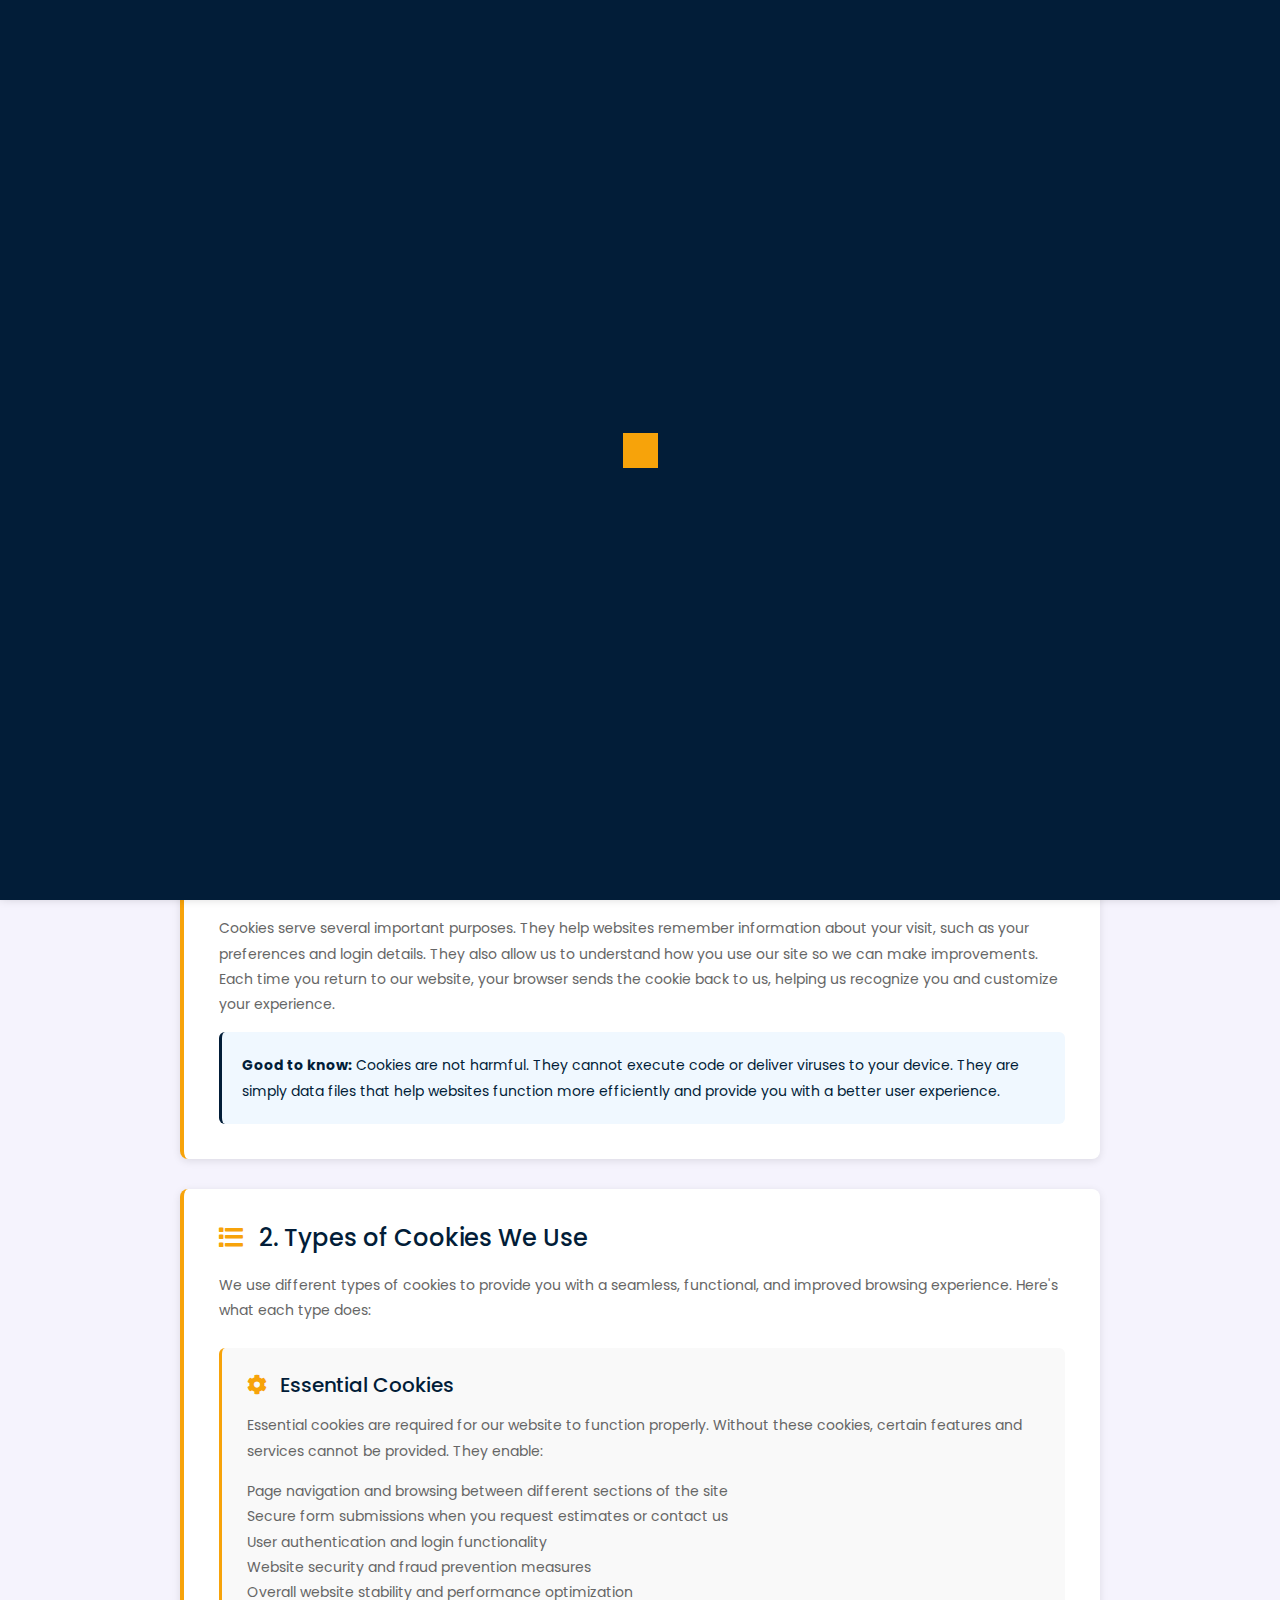
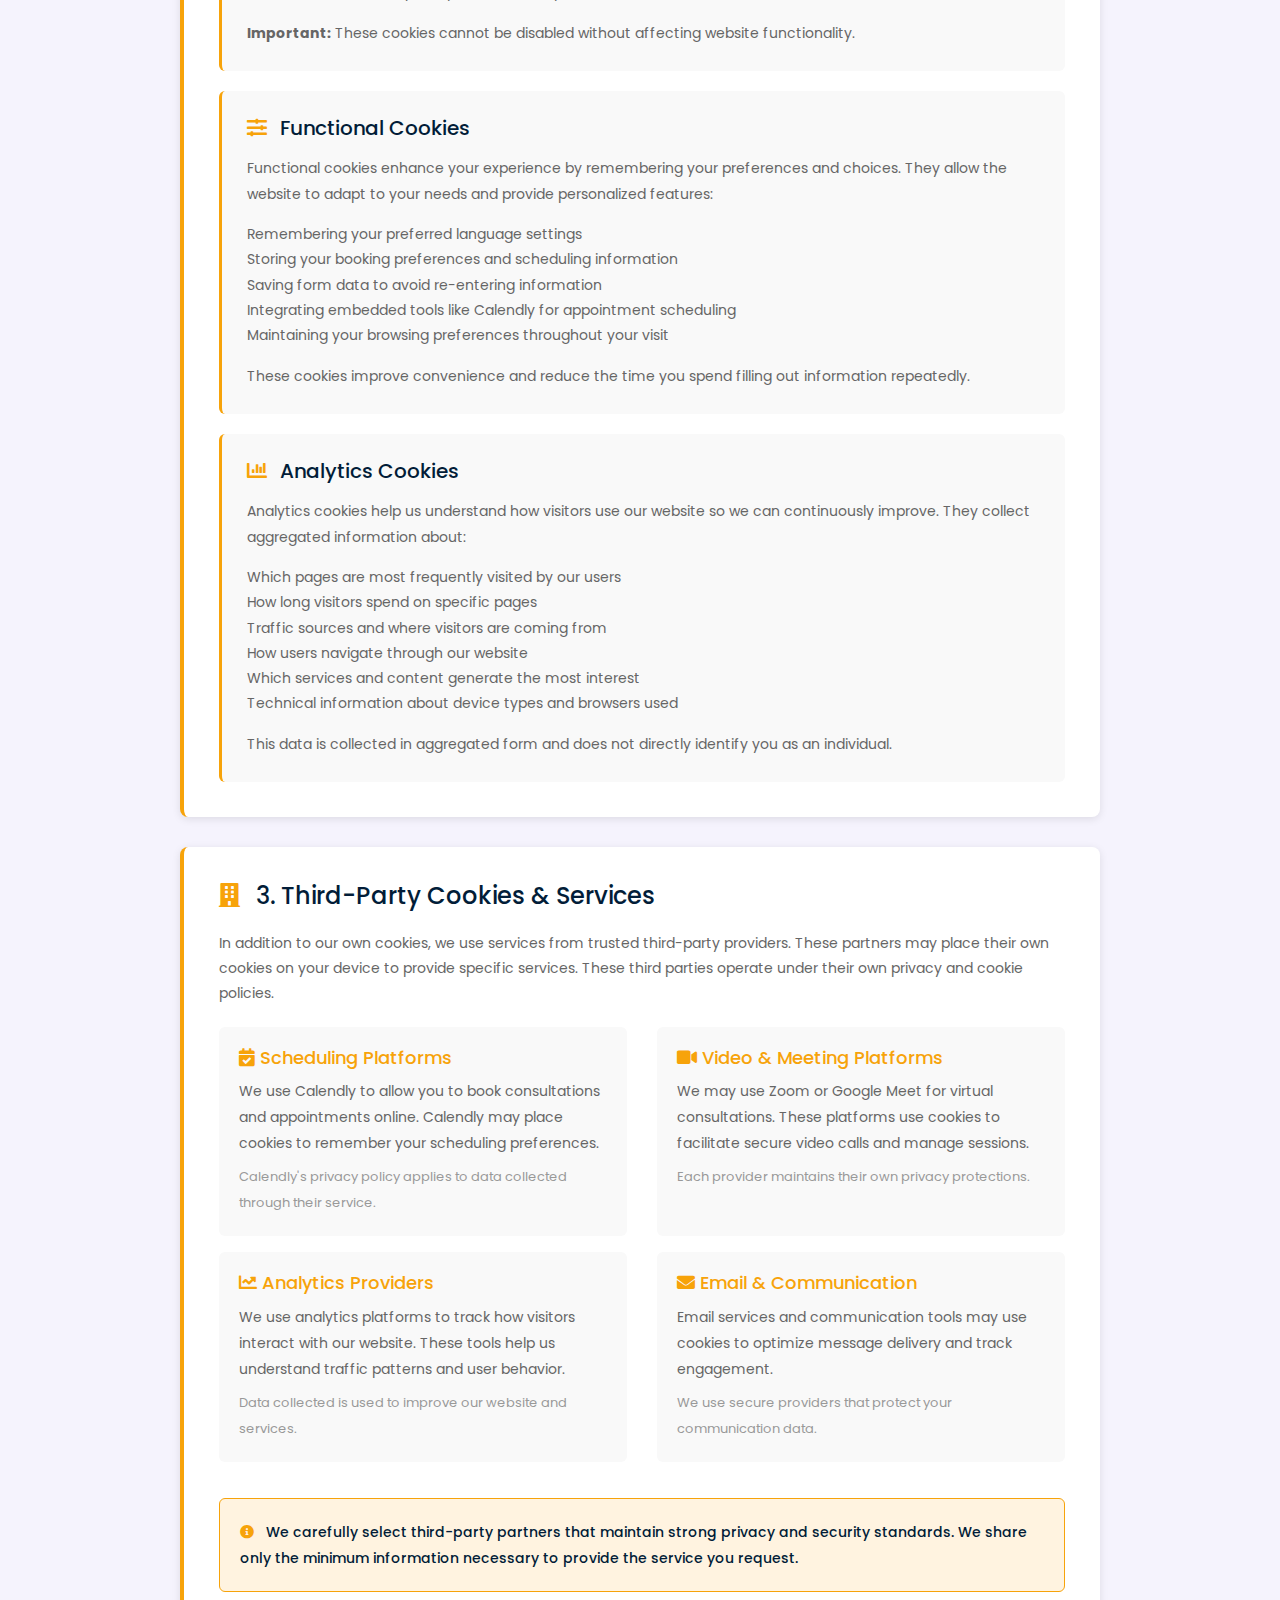
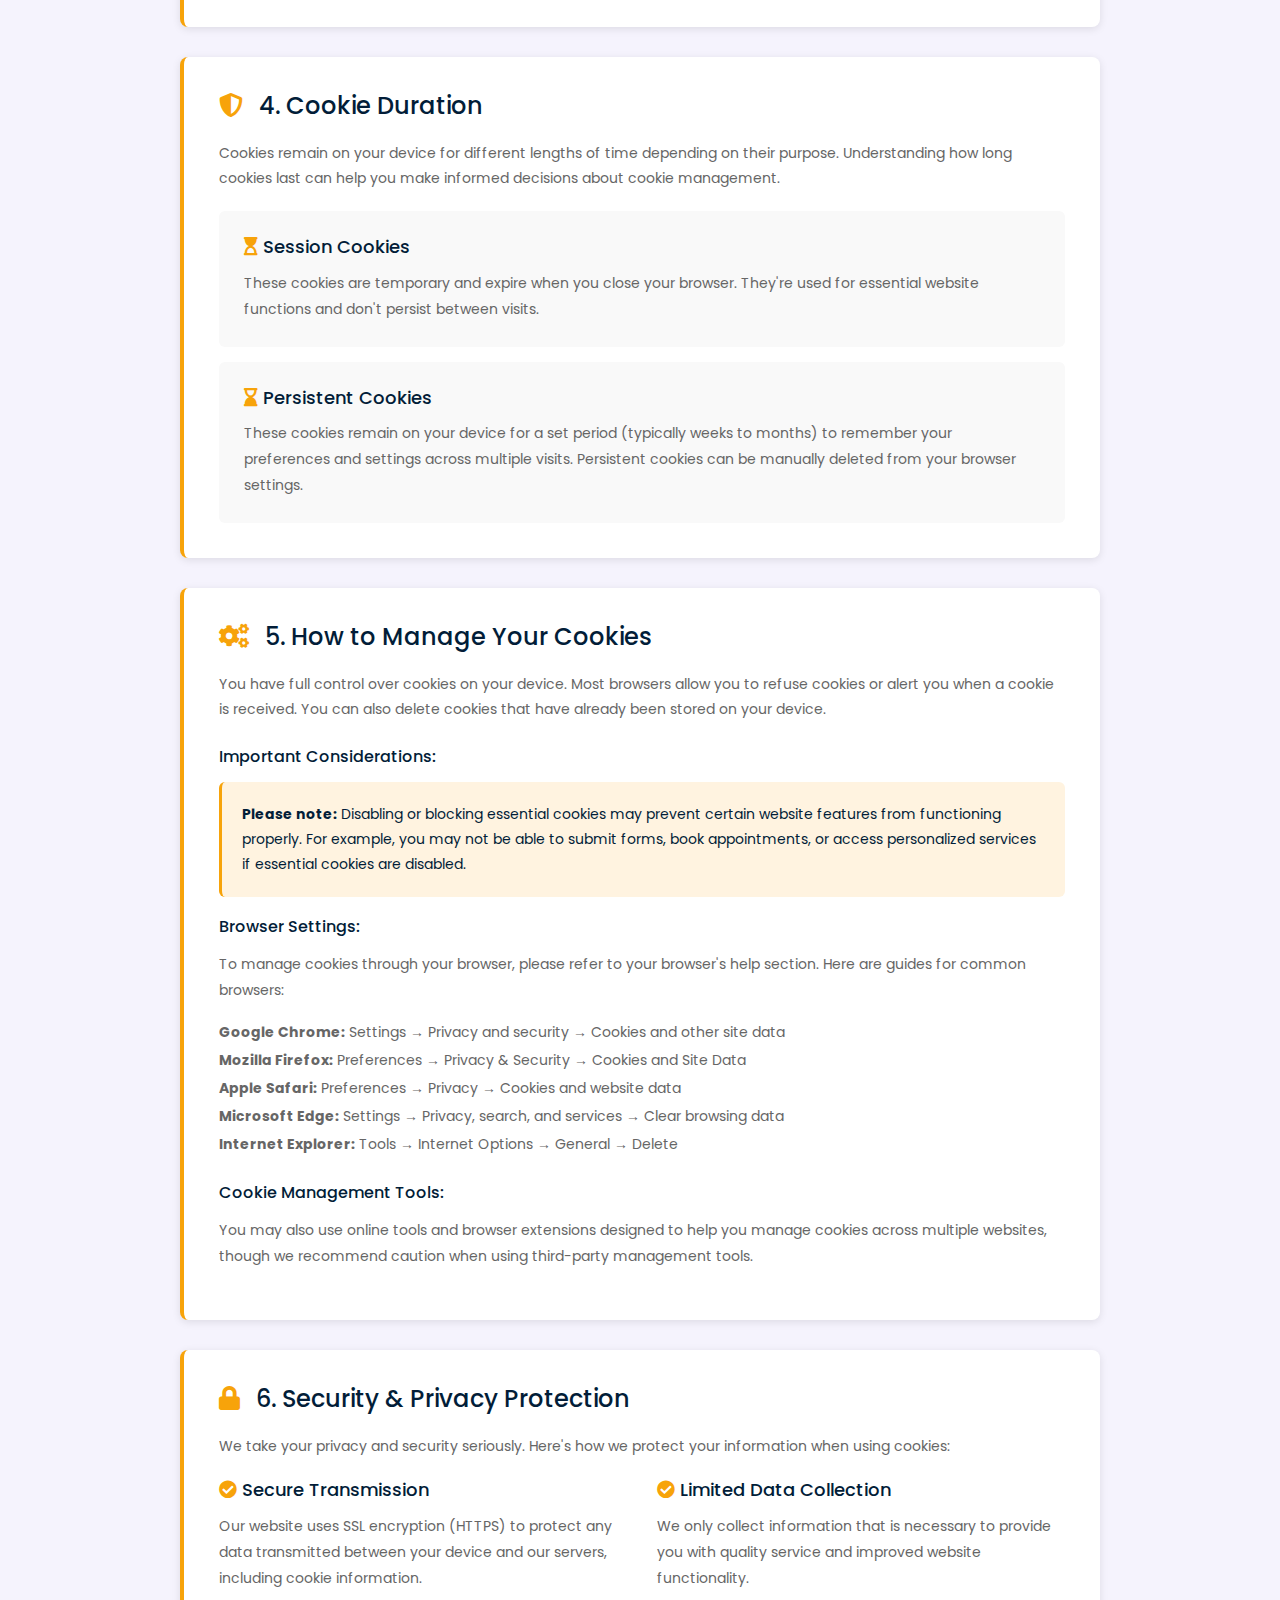
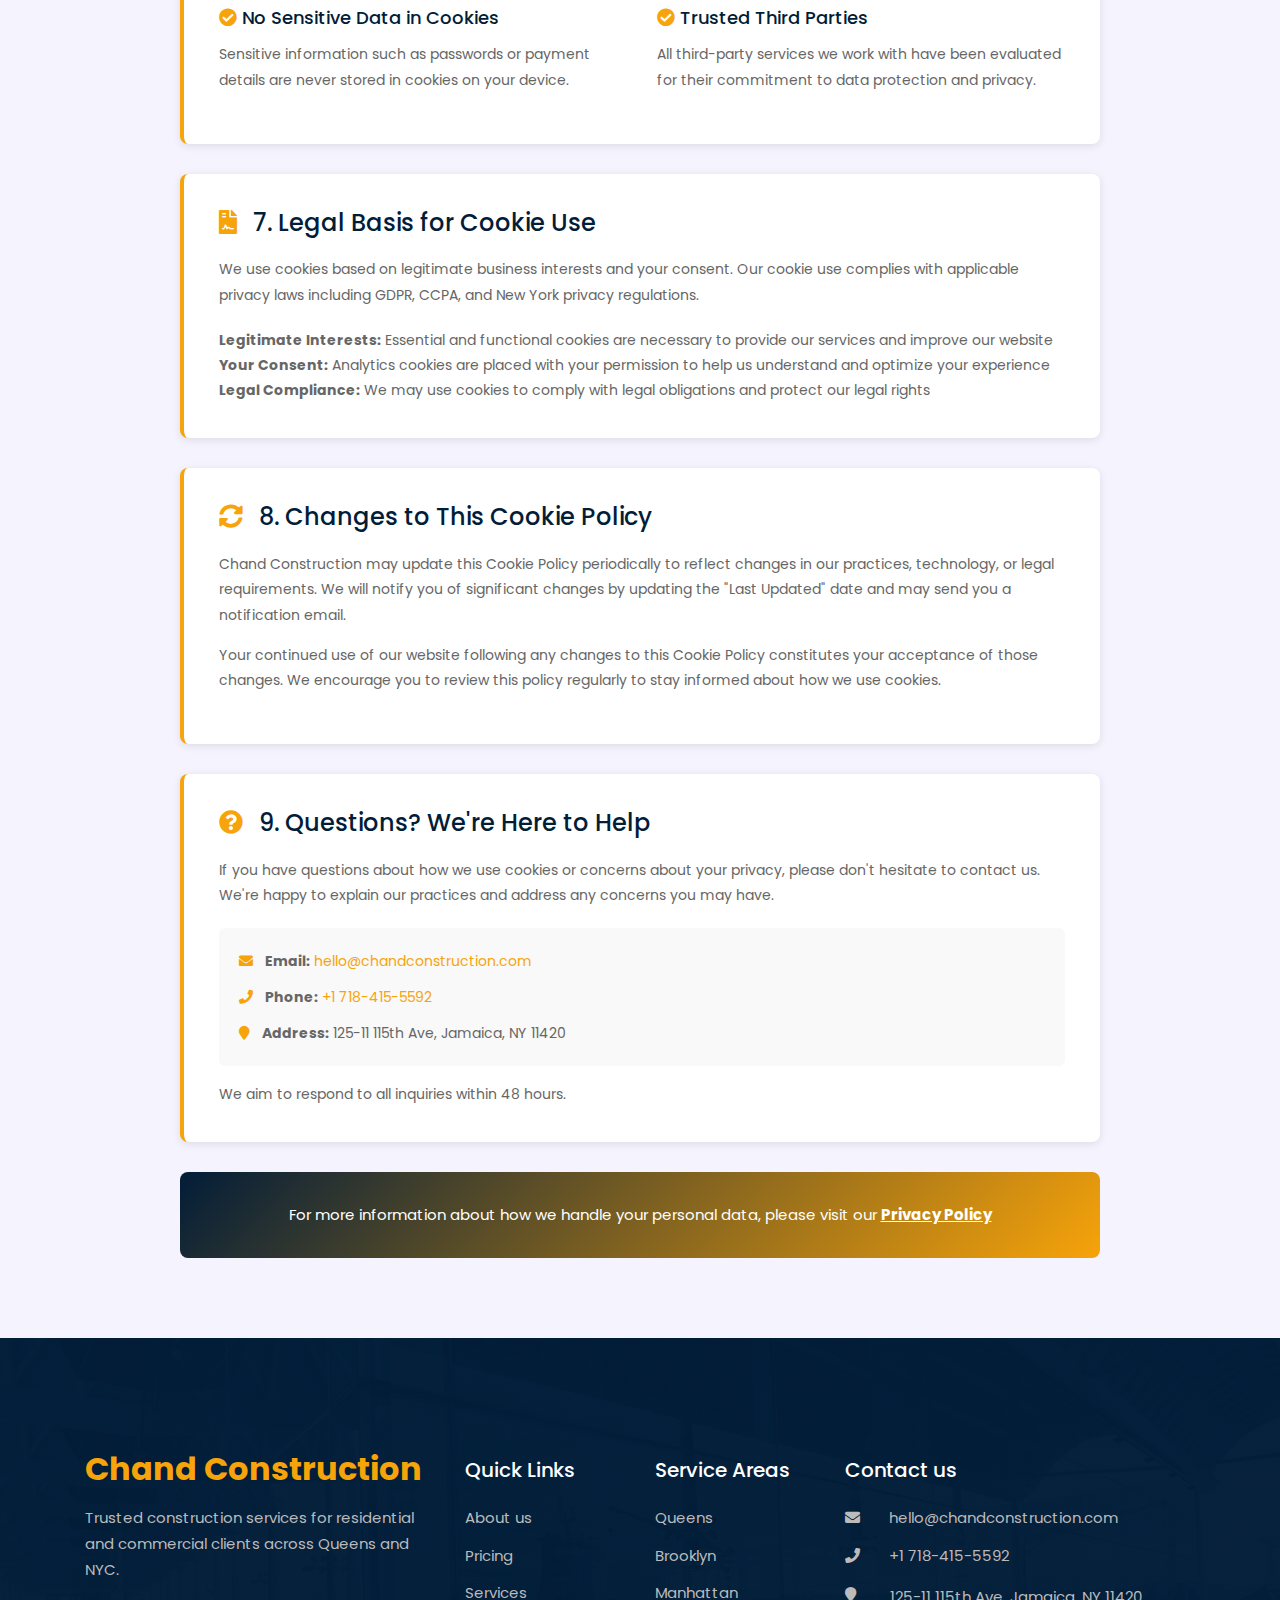
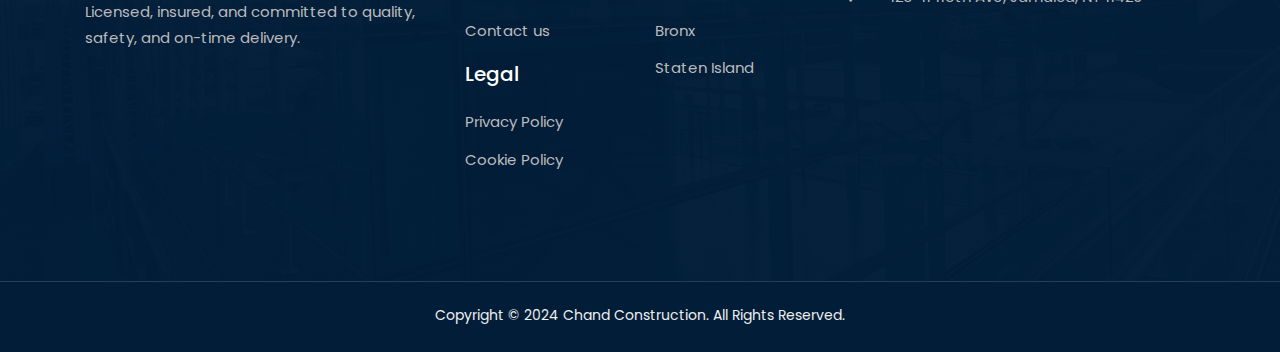
<file: cookie-policy.html>
<!DOCTYPE html>
<html lang="en">
<head>
	<meta charset="UTF-8">
	<meta name="viewport" content="width=device-width, initial-scale=1.0">
	<title>Cookie Policy - Chand Construction</title>
	<link rel="icon" href="images/favicon.png">
	
	<link rel="stylesheet" href="css/bootstrap.min.css">
	<link rel="stylesheet" href="css/fontawesome.min.css">
	<link rel="stylesheet" href="css/fakeLoader.min.css">
	<link rel="stylesheet" href="css/hoverbuttons.css">
	<link rel="stylesheet" href="css/style.css">
</head>
<body>
	<!-- loader -->
	<div class="fakeLoader"></div>
	<!-- end loader -->
	
	<!-- navbar -->
	<nav class="navbar navbar-expand-md fixed-top">
		<div class="container-fluid">
			<a href="index.html" class="navbar-brand">CHAND</a>
			<span class="call">Call us +1 718-415-5592</span>
			<button class="navbar-toggler" type="button" data-toggle="collapse" data-target="#navbarSupportedContent" aria-controls="navbarSupportedContent" aria-expanded="false" aria-label="Toggle navigation">
			<i class="fa fa-bars"></i>
			</button>
			<div class="collapse navbar-collapse" id="navbarSupportedContent">
				<ul class="navbar-nav ml-auto">
					<li class="nav-item">
						<a class="nav-link" href="index.html">Home</a>
					</li>
					<li class="nav-item">
						<a class="nav-link" href="who-we-are.html">Who We Are</a>
					</li>
					<li class="nav-item">
						<a class="nav-link" href="services.html">Services</a>
					</li>
					<li class="nav-item">
						<a class="nav-link" href="index.html#our-work">Gallery</a>
					</li>
					<li class="nav-item">
						<a class="nav-link" href="estimates.html">Estimates & Pricing</a>
					</li>
					<li class="nav-item">
						<a class="nav-link" href="contact-us.html">Contact us</a>
					</li>
				</ul>
			</div>
		</div>
	</nav>
	<!-- end navbar -->

	<!-- header-title -->
	<div class="header-title">
		<div class="container">
			<h3>Cookie Policy</h3>
		</div>
	</div>
	<!-- end header-title -->

	<!-- cookie policy content -->
	<div class="section bg-grey" style="padding: 80px 0;">
		<div class="container">
			<!-- Intro Section -->
			<div class="row mb-5">
				<div class="col-md-8 offset-md-2">
					<div style="background: linear-gradient(135deg, #f7a30a 0%, #021d38 100%); padding: 40px; border-radius: 10px; color: #fff; text-align: center; margin-bottom: 40px;">
						<i class="fa fa-cookie-bite" style="font-size: 48px; margin-bottom: 15px; display: block;"></i>
						<h4 style="color: #fff; margin-bottom: 15px;">Understanding Our Cookie Use</h4>
						<p style="color: #fff; margin: 0; opacity: 0.95;">We use cookies to enhance your experience on our website and help us understand how you interact with our services.</p>
					</div>
					<p style="text-align: center; color: #666; font-size: 14px;">
						<strong>Last updated:</strong> January 2025 | <strong>Effective Date:</strong> January 1, 2025
					</p>
				</div>
			</div>

			<!-- Main Content -->
			<div class="row">
				<div class="col-md-10 offset-md-1">
					
					<!-- Section 1 -->
					<div style="background: #fff; padding: 35px; border-radius: 8px; box-shadow: 0 2px 8px rgba(0,0,0,0.1); margin-bottom: 30px; border-left: 4px solid #f7a30a;">
						<h4 style="color: #021d38; margin-bottom: 20px;">
							<i class="fa fa-question-circle" style="color: #f7a30a; margin-right: 10px;"></i>
							1. What Are Cookies?
						</h4>
						<p style="margin-bottom: 15px; color: #666; line-height: 1.8;">Cookies are small text files that are stored on your device (computer, tablet, or smartphone) when you visit our website. These files are created by the websites you visit and are stored in your browser's memory.</p>
						
						<p style="margin-bottom: 15px; color: #666; line-height: 1.8;">Cookies serve several important purposes. They help websites remember information about your visit, such as your preferences and login details. They also allow us to understand how you use our site so we can make improvements. Each time you return to our website, your browser sends the cookie back to us, helping us recognize you and customize your experience.</p>

						<div style="background: #f0f8ff; padding: 20px; border-radius: 6px; border-left: 3px solid #021d38;">
							<p style="margin: 0; color: #021d38; font-size: 14px;">
								<strong>Good to know:</strong> Cookies are not harmful. They cannot execute code or deliver viruses to your device. They are simply data files that help websites function more efficiently and provide you with a better user experience.
							</p>
						</div>
					</div>

					<!-- Section 2 -->
					<div style="background: #fff; padding: 35px; border-radius: 8px; box-shadow: 0 2px 8px rgba(0,0,0,0.1); margin-bottom: 30px; border-left: 4px solid #f7a30a;">
						<h4 style="color: #021d38; margin-bottom: 20px;">
							<i class="fa fa-list" style="color: #f7a30a; margin-right: 10px;"></i>
							2. Types of Cookies We Use
						</h4>
						<p style="margin-bottom: 25px; color: #666; line-height: 1.8;">We use different types of cookies to provide you with a seamless, functional, and improved browsing experience. Here's what each type does:</p>
						
						<!-- Essential Cookies -->
						<div style="background: #f9f9f9; padding: 25px; border-radius: 6px; margin-bottom: 20px; border-left: 3px solid #f7a30a;">
							<h5 style="color: #021d38; margin-bottom: 15px;">
								<i class="fa fa-cog" style="color: #f7a30a; margin-right: 8px;"></i>
								Essential Cookies
							</h5>
							<p style="color: #666; margin-bottom: 15px;">Essential cookies are required for our website to function properly. Without these cookies, certain features and services cannot be provided. They enable:</p>
							<ul style="color: #666; line-height: 1.8; margin-bottom: 0;">
								<li>Page navigation and browsing between different sections of the site</li>
								<li>Secure form submissions when you request estimates or contact us</li>
								<li>User authentication and login functionality</li>
								<li>Website security and fraud prevention measures</li>
								<li>Overall website stability and performance optimization</li>
							</ul>
							<p style="color: #666; margin-top: 15px; margin-bottom: 0; font-size: 14px;"><strong>Important:</strong> These cookies cannot be disabled without affecting website functionality.</p>
						</div>

						<!-- Functional Cookies -->
						<div style="background: #f9f9f9; padding: 25px; border-radius: 6px; margin-bottom: 20px; border-left: 3px solid #f7a30a;">
							<h5 style="color: #021d38; margin-bottom: 15px;">
								<i class="fa fa-sliders-h" style="color: #f7a30a; margin-right: 8px;"></i>
								Functional Cookies
							</h5>
							<p style="color: #666; margin-bottom: 15px;">Functional cookies enhance your experience by remembering your preferences and choices. They allow the website to adapt to your needs and provide personalized features:</p>
							<ul style="color: #666; line-height: 1.8; margin-bottom: 0;">
								<li>Remembering your preferred language settings</li>
								<li>Storing your booking preferences and scheduling information</li>
								<li>Saving form data to avoid re-entering information</li>
								<li>Integrating embedded tools like Calendly for appointment scheduling</li>
								<li>Maintaining your browsing preferences throughout your visit</li>
							</ul>
							<p style="color: #666; margin-top: 15px; margin-bottom: 0; font-size: 14px;">These cookies improve convenience and reduce the time you spend filling out information repeatedly.</p>
						</div>

						<!-- Analytics Cookies -->
						<div style="background: #f9f9f9; padding: 25px; border-radius: 6px; margin-bottom: 0; border-left: 3px solid #f7a30a;">
							<h5 style="color: #021d38; margin-bottom: 15px;">
								<i class="fa fa-chart-bar" style="color: #f7a30a; margin-right: 8px;"></i>
								Analytics Cookies
							</h5>
							<p style="color: #666; margin-bottom: 15px;">Analytics cookies help us understand how visitors use our website so we can continuously improve. They collect aggregated information about:</p>
							<ul style="color: #666; line-height: 1.8; margin-bottom: 0;">
								<li>Which pages are most frequently visited by our users</li>
								<li>How long visitors spend on specific pages</li>
								<li>Traffic sources and where visitors are coming from</li>
								<li>How users navigate through our website</li>
								<li>Which services and content generate the most interest</li>
								<li>Technical information about device types and browsers used</li>
							</ul>
							<p style="color: #666; margin-top: 15px; margin-bottom: 0; font-size: 14px;">This data is collected in aggregated form and does not directly identify you as an individual.</p>
						</div>
					</div>

					<!-- Section 3 -->
					<div style="background: #fff; padding: 35px; border-radius: 8px; box-shadow: 0 2px 8px rgba(0,0,0,0.1); margin-bottom: 30px; border-left: 4px solid #f7a30a;">
						<h4 style="color: #021d38; margin-bottom: 20px;">
							<i class="fa fa-building" style="color: #f7a30a; margin-right: 10px;"></i>
							3. Third-Party Cookies & Services
						</h4>
						<p style="margin-bottom: 20px; color: #666; line-height: 1.8;">In addition to our own cookies, we use services from trusted third-party providers. These partners may place their own cookies on your device to provide specific services. These third parties operate under their own privacy and cookie policies.</p>
						
						<div class="row">
							<div class="col-md-6 mb-3">
								<div style="background: #f9f9f9; padding: 20px; border-radius: 6px; height: 100%;">
									<h6 style="color: #f7a30a; margin-bottom: 10px;">
										<i class="fa fa-calendar-check"></i> Scheduling Platforms
									</h6>
									<p style="color: #666; font-size: 14px; margin-bottom: 8px;">We use Calendly to allow you to book consultations and appointments online. Calendly may place cookies to remember your scheduling preferences.</p>
									<p style="font-size: 13px; color: #999; margin: 0;">Calendly's privacy policy applies to data collected through their service.</p>
								</div>
							</div>
							<div class="col-md-6 mb-3">
								<div style="background: #f9f9f9; padding: 20px; border-radius: 6px; height: 100%;">
									<h6 style="color: #f7a30a; margin-bottom: 10px;">
										<i class="fa fa-video"></i> Video & Meeting Platforms
									</h6>
									<p style="color: #666; font-size: 14px; margin-bottom: 8px;">We may use Zoom or Google Meet for virtual consultations. These platforms use cookies to facilitate secure video calls and manage sessions.</p>
									<p style="font-size: 13px; color: #999; margin: 0;">Each provider maintains their own privacy protections.</p>
								</div>
							</div>
							<div class="col-md-6 mb-3">
								<div style="background: #f9f9f9; padding: 20px; border-radius: 6px; height: 100%;">
									<h6 style="color: #f7a30a; margin-bottom: 10px;">
										<i class="fa fa-chart-line"></i> Analytics Providers
									</h6>
									<p style="color: #666; font-size: 14px; margin-bottom: 8px;">We use analytics platforms to track how visitors interact with our website. These tools help us understand traffic patterns and user behavior.</p>
									<p style="font-size: 13px; color: #999; margin: 0;">Data collected is used to improve our website and services.</p>
								</div>
							</div>
							<div class="col-md-6 mb-3">
								<div style="background: #f9f9f9; padding: 20px; border-radius: 6px; height: 100%;">
									<h6 style="color: #f7a30a; margin-bottom: 10px;">
										<i class="fa fa-envelope"></i> Email & Communication
									</h6>
									<p style="color: #666; font-size: 14px; margin-bottom: 8px;">Email services and communication tools may use cookies to optimize message delivery and track engagement.</p>
									<p style="font-size: 13px; color: #999; margin: 0;">We use secure providers that protect your communication data.</p>
								</div>
							</div>
						</div>

						<div style="background: #fff3e0; padding: 20px; border-radius: 6px; margin-top: 20px; border: 1px solid #f7a30a;">
							<p style="margin: 0; color: #021d38; font-weight: 500;">
								<i class="fa fa-info-circle" style="color: #f7a30a; margin-right: 8px;"></i>
								We carefully select third-party partners that maintain strong privacy and security standards. We share only the minimum information necessary to provide the service you request.
							</p>
						</div>
					</div>

					<!-- Section 4 -->
					<div style="background: #fff; padding: 35px; border-radius: 8px; box-shadow: 0 2px 8px rgba(0,0,0,0.1); margin-bottom: 30px; border-left: 4px solid #f7a30a;">
						<h4 style="color: #021d38; margin-bottom: 20px;">
							<i class="fa fa-shield-alt" style="color: #f7a30a; margin-right: 10px;"></i>
							4. Cookie Duration
						</h4>
						<p style="margin-bottom: 20px; color: #666; line-height: 1.8;">Cookies remain on your device for different lengths of time depending on their purpose. Understanding how long cookies last can help you make informed decisions about cookie management.</p>
						
						<div style="background: #f9f9f9; padding: 25px; border-radius: 6px; margin-bottom: 15px;">
							<h6 style="color: #021d38; margin-bottom: 12px;"><i class="fa fa-hourglass-start" style="color: #f7a30a;"></i> Session Cookies</h6>
							<p style="color: #666; font-size: 14px; margin: 0;">These cookies are temporary and expire when you close your browser. They're used for essential website functions and don't persist between visits.</p>
						</div>

						<div style="background: #f9f9f9; padding: 25px; border-radius: 6px;">
							<h6 style="color: #021d38; margin-bottom: 12px;"><i class="fa fa-hourglass-end" style="color: #f7a30a;"></i> Persistent Cookies</h6>
							<p style="color: #666; font-size: 14px; margin: 0;">These cookies remain on your device for a set period (typically weeks to months) to remember your preferences and settings across multiple visits. Persistent cookies can be manually deleted from your browser settings.</p>
						</div>
					</div>

					<!-- Section 5 -->
					<div style="background: #fff; padding: 35px; border-radius: 8px; box-shadow: 0 2px 8px rgba(0,0,0,0.1); margin-bottom: 30px; border-left: 4px solid #f7a30a;">
						<h4 style="color: #021d38; margin-bottom: 20px;">
							<i class="fa fa-cogs" style="color: #f7a30a; margin-right: 10px;"></i>
							5. How to Manage Your Cookies
						</h4>
						<p style="margin-bottom: 25px; color: #666; line-height: 1.8;">You have full control over cookies on your device. Most browsers allow you to refuse cookies or alert you when a cookie is received. You can also delete cookies that have already been stored on your device.</p>
						
						<h5 style="color: #021d38; margin-bottom: 15px; font-size: 16px;">Important Considerations:</h5>
						<div style="background: #fff3e0; padding: 20px; border-radius: 6px; margin-bottom: 20px; border-left: 3px solid #f7a30a;">
							<p style="margin: 0; color: #021d38; line-height: 1.8;">
								<strong>Please note:</strong> Disabling or blocking essential cookies may prevent certain website features from functioning properly. For example, you may not be able to submit forms, book appointments, or access personalized services if essential cookies are disabled.
							</p>
						</div>

						<h5 style="color: #021d38; margin-bottom: 15px; font-size: 16px;">Browser Settings:</h5>
						<p style="color: #666; margin-bottom: 15px;">To manage cookies through your browser, please refer to your browser's help section. Here are guides for common browsers:</p>
						
						<ul style="color: #666; line-height: 2;">
							<li><strong>Google Chrome:</strong> Settings → Privacy and security → Cookies and other site data</li>
							<li><strong>Mozilla Firefox:</strong> Preferences → Privacy & Security → Cookies and Site Data</li>
							<li><strong>Apple Safari:</strong> Preferences → Privacy → Cookies and website data</li>
							<li><strong>Microsoft Edge:</strong> Settings → Privacy, search, and services → Clear browsing data</li>
							<li><strong>Internet Explorer:</strong> Tools → Internet Options → General → Delete</li>
						</ul>

						<h5 style="color: #021d38; margin-top: 25px; margin-bottom: 15px; font-size: 16px;">Cookie Management Tools:</h5>
						<p style="color: #666;">You may also use online tools and browser extensions designed to help you manage cookies across multiple websites, though we recommend caution when using third-party management tools.</p>
					</div>

					<!-- Section 6 -->
					<div style="background: #fff; padding: 35px; border-radius: 8px; box-shadow: 0 2px 8px rgba(0,0,0,0.1); margin-bottom: 30px; border-left: 4px solid #f7a30a;">
						<h4 style="color: #021d38; margin-bottom: 20px;">
							<i class="fa fa-lock" style="color: #f7a30a; margin-right: 10px;"></i>
							6. Security & Privacy Protection
						</h4>
						<p style="margin-bottom: 20px; color: #666; line-height: 1.8;">We take your privacy and security seriously. Here's how we protect your information when using cookies:</p>
						
						<div class="row">
							<div class="col-md-6 mb-3">
								<h6 style="color: #021d38; margin-bottom: 12px;"><i class="fa fa-check-circle" style="color: #f7a30a;"></i> Secure Transmission</h6>
								<p style="color: #666; font-size: 14px; margin: 0;">Our website uses SSL encryption (HTTPS) to protect any data transmitted between your device and our servers, including cookie information.</p>
							</div>
							<div class="col-md-6 mb-3">
								<h6 style="color: #021d38; margin-bottom: 12px;"><i class="fa fa-check-circle" style="color: #f7a30a;"></i> Limited Data Collection</h6>
								<p style="color: #666; font-size: 14px; margin: 0;">We only collect information that is necessary to provide you with quality service and improved website functionality.</p>
							</div>
							<div class="col-md-6 mb-3">
								<h6 style="color: #021d38; margin-bottom: 12px;"><i class="fa fa-check-circle" style="color: #f7a30a;"></i> No Sensitive Data in Cookies</h6>
								<p style="color: #666; font-size: 14px; margin: 0;">Sensitive information such as passwords or payment details are never stored in cookies on your device.</p>
							</div>
							<div class="col-md-6 mb-3">
								<h6 style="color: #021d38; margin-bottom: 12px;"><i class="fa fa-check-circle" style="color: #f7a30a;"></i> Trusted Third Parties</h6>
								<p style="color: #666; font-size: 14px; margin: 0;">All third-party services we work with have been evaluated for their commitment to data protection and privacy.</p>
							</div>
						</div>
					</div>

					<!-- Section 7 -->
					<div style="background: #fff; padding: 35px; border-radius: 8px; box-shadow: 0 2px 8px rgba(0,0,0,0.1); margin-bottom: 30px; border-left: 4px solid #f7a30a;">
						<h4 style="color: #021d38; margin-bottom: 20px;">
							<i class="fa fa-file-contract" style="color: #f7a30a; margin-right: 10px;"></i>
							7. Legal Basis for Cookie Use
						</h4>
						<p style="margin-bottom: 20px; color: #666; line-height: 1.8;">We use cookies based on legitimate business interests and your consent. Our cookie use complies with applicable privacy laws including GDPR, CCPA, and New York privacy regulations.</p>
						
						<ul style="color: #666; line-height: 1.8;">
							<li><strong>Legitimate Interests:</strong> Essential and functional cookies are necessary to provide our services and improve our website</li>
							<li><strong>Your Consent:</strong> Analytics cookies are placed with your permission to help us understand and optimize your experience</li>
							<li><strong>Legal Compliance:</strong> We may use cookies to comply with legal obligations and protect our legal rights</li>
						</ul>
					</div>

					<!-- Section 8 -->
					<div style="background: #fff; padding: 35px; border-radius: 8px; box-shadow: 0 2px 8px rgba(0,0,0,0.1); margin-bottom: 30px; border-left: 4px solid #f7a30a;">
						<h4 style="color: #021d38; margin-bottom: 20px;">
							<i class="fa fa-sync-alt" style="color: #f7a30a; margin-right: 10px;"></i>
							8. Changes to This Cookie Policy
						</h4>
						<p style="color: #666; line-height: 1.8; margin-bottom: 15px;">Chand Construction may update this Cookie Policy periodically to reflect changes in our practices, technology, or legal requirements. We will notify you of significant changes by updating the "Last Updated" date and may send you a notification email.</p>
						
						<p style="color: #666; line-height: 1.8;">Your continued use of our website following any changes to this Cookie Policy constitutes your acceptance of those changes. We encourage you to review this policy regularly to stay informed about how we use cookies.</p>
					</div>

					<!-- Section 9 -->
					<div style="background: #fff; padding: 35px; border-radius: 8px; box-shadow: 0 2px 8px rgba(0,0,0,0.1); margin-bottom: 30px; border-left: 4px solid #f7a30a;">
						<h4 style="color: #021d38; margin-bottom: 20px;">
							<i class="fa fa-question-circle" style="color: #f7a30a; margin-right: 10px;"></i>
							9. Questions? We're Here to Help
						</h4>
						<p style="color: #666; line-height: 1.8; margin-bottom: 20px;">If you have questions about how we use cookies or concerns about your privacy, please don't hesitate to contact us. We're happy to explain our practices and address any concerns you may have.</p>
						
						<div style="background: #f9f9f9; padding: 20px; border-radius: 6px; margin-top: 20px;">
							<p style="color: #666; margin-bottom: 10px;"><i class="fa fa-envelope" style="color: #f7a30a; margin-right: 8px;"></i> <strong>Email:</strong> <a href="mailto:hello@chandconstruction.com" style="color: #f7a30a; text-decoration: none;">hello@chandconstruction.com</a></p>
							<p style="color: #666; margin-bottom: 10px;"><i class="fa fa-phone" style="color: #f7a30a; margin-right: 8px;"></i> <strong>Phone:</strong> <a href="tel:+17184155592" style="color: #f7a30a; text-decoration: none;">+1 718-415-5592</a></p>
							<p style="color: #666; margin: 0;"><i class="fa fa-map-marker" style="color: #f7a30a; margin-right: 8px;"></i> <strong>Address:</strong> 125-11 115th Ave, Jamaica, NY 11420</p>
						</div>

						<p style="color: #666; font-size: 14px; margin-top: 15px; margin-bottom: 0;">We aim to respond to all inquiries within 48 hours.</p>
					</div>

					<!-- Related Info -->
					<div style="background: linear-gradient(135deg, #021d38 0%, #f7a30a 100%); padding: 30px; border-radius: 8px; text-align: center;">
						<p style="color: #fff; margin: 0; font-size: 15px;">
							For more information about how we handle your personal data, please visit our <a href="privacy-policy.html" style="color: #fff; text-decoration: underline; font-weight: bold;">Privacy Policy</a>
						</p>
					</div>

				</div>
			</div>
		</div>
	</div>
	<!-- end cookie policy content -->

	<!-- footer -->
		<footer>
			<div class="container">
				<div class="row">
					<div class="col-md-4 col-sm-8 col-12">
						<h6>Chand Construction</h6>
						<p>Trusted construction services for residential and commercial clients across Queens and NYC.</p>
						<p class="mb-0">Licensed, insured, and committed to quality, safety, and on-time delivery.</p>
					</div>
					<div class="col-md-2 col-sm-4 col-12">
						<h5>Quick Links</h5>
						<ul style="margin-bottom: 20px;">
							<li><a href="about.html">About us</a></li>
							<li><a href="pricing.html">Pricing</a></li>
							<li><a href="services.html">Services</a></li>
							<li><a href="contact-us.html">Contact us</a></li>
						</ul>
						<h5>Legal</h5>
						<ul>
							<li><a href="privacy-policy.html">Privacy Policy</a></li>
							<li><a href="cookie-policy.html">Cookie Policy</a></li>
						</ul>
					</div>
					<div class="col-md-2 col-sm-4 col-12">
						<h5>Service Areas</h5>
						<ul>
							<li><a href="https://maps.app.goo.gl/nzz3jS4N9i4VHWyM8">Queens</a></li>
							<li><a href="https://maps.app.goo.gl/PfAjyVajbMQNDp8TA">Brooklyn</a></li>
							<li><a href="https://maps.app.goo.gl/KY6R4WgVfcaWJ5246">Manhattan</a></li>
							<li><a href="https://maps.app.goo.gl/Tuj9ChVc8YfvgXKG6">Bronx</a></li>
							<li><a href="https://maps.app.goo.gl/rJeqp7gn3FoL5VST8">Staten Island</a></li>
						</ul>
					</div>
					<div class="col-md-4 col-sm-6 col-12">
						<h5>Contact us</h5>
						<ul>
							<li><i class="fa fa-envelope"></i> <a href="mailto:hello@chandconstruction.com?subject=Project%20Inquiry&body=Hello%20Chand%20Construction%2C%0A%0AI%27d%20like%20to%20request%20a%20quote%20for%20my%20project.%0A%0AThank%20you!">hello@chandconstruction.com</a></li>
							<li><i class="fa fa-phone"></i> <a href="tel:+17184155592">+1 718-415-5592</a></li>
							<li class="map"><i class="fa fa-map-marker"></i> <a href="https://maps.app.goo.gl/Kpq37mT3v1suk8f4A" target="_blank" rel="noopener noreferrer">125-11 115th Ave, Jamaica, NY 11420</a></li>
						</ul>
					</div>
				</div>
			</div>
		</footer>
		<!-- end footer -->
		<!-- footer bottom -->
		<div class="footer-bottom">
			<div class="container">
				<p>Copyright © 2024 Chand Construction. All Rights Reserved.</p>
			</div>
		</div>
		<!-- end footer bottom -->
		<!-- Cookie Banner -->
		<div id="cookieBanner" class="cookie-banner">
			<div class="cookie-container">
				<div class="cookie-content">
					<h5>We Use Cookies</h5>
					<p>We use cookies to enhance your experience, analyze site traffic, and serve personalized content. By continuing to use this site, you agree to our <a href="cookie-policy.html">Cookie Policy</a> and <a href="privacy-policy.html">Privacy Policy</a>.</p>
				</div>
				<div class="cookie-buttons">
					<button id="acceptCookies" class="btn btn-primary">Accept All</button>
					<button id="rejectCookies" class="btn btn-secondary">Reject</button>
				</div>
			</div>
		</div>
		
		<!-- script -->
		<script>
		document.addEventListener('DOMContentLoaded', () => {
			if (window.location.hash === '#our-work') {
			const el = document.getElementById('our-work');
			if (el) {
				el.scrollIntoView({ behavior: 'smooth' });
			}
			}
		});
		</script>
		<script src="js/jquery.min.js"></script>
		<script src="js/bootstrap.min.js"></script>
		<script src="js/fakeLoader.min.js"></script>
		<script src="js/main.js"></script>
		<!-- Cookie Banner Script -->
		<script>
		function initCookieBanner() {
			const banner = document.getElementById('cookieBanner');
			const acceptBtn = document.getElementById('acceptCookies');
			const rejectBtn = document.getElementById('rejectCookies');
			
			if (!localStorage.getItem('cookieConsent')) {
				banner.classList.add('show');
			}
			
			acceptBtn.addEventListener('click', () => {
				localStorage.setItem('cookieConsent', 'accepted');
				banner.classList.remove('show');
			});
			
			rejectBtn.addEventListener('click', () => {
				localStorage.setItem('cookieConsent', 'rejected');
				banner.classList.remove('show');
			});
		}

		document.addEventListener('DOMContentLoaded', initCookieBanner);
		</script>
	</body>
</html>
</file>
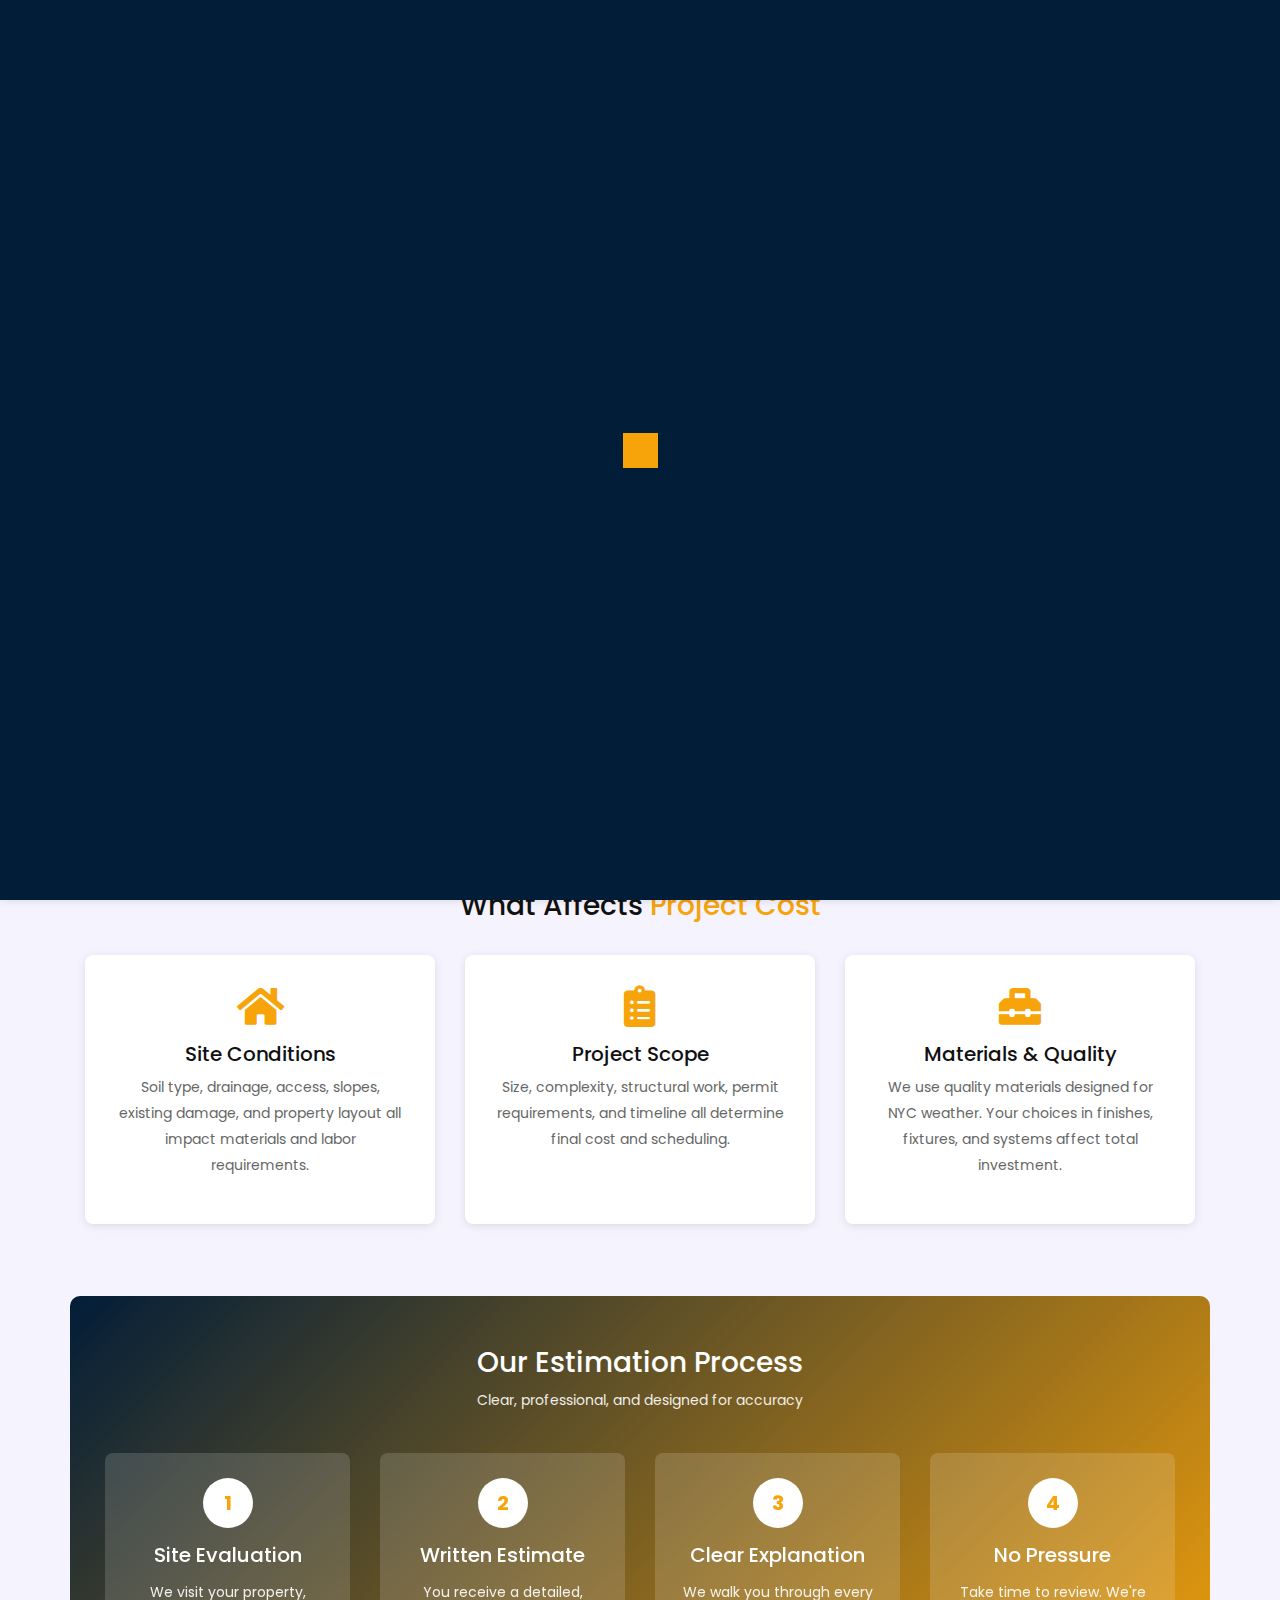
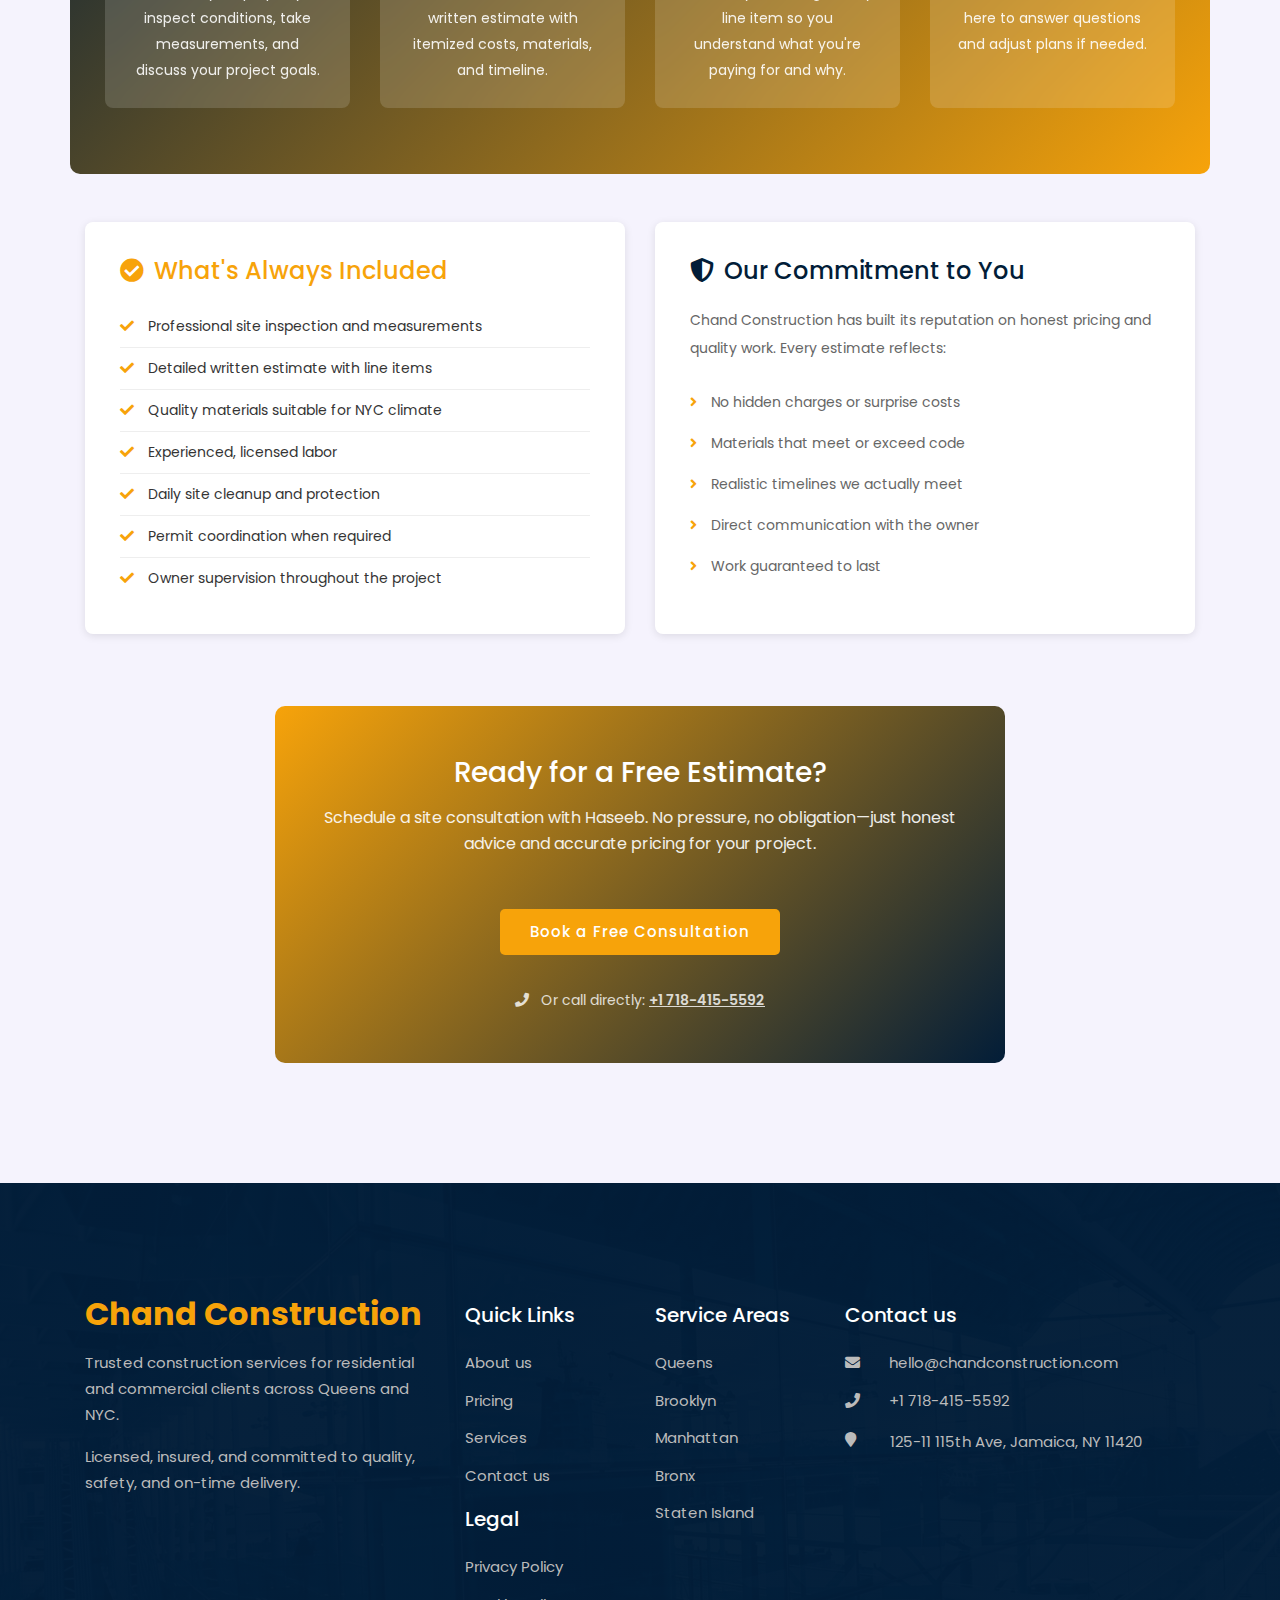
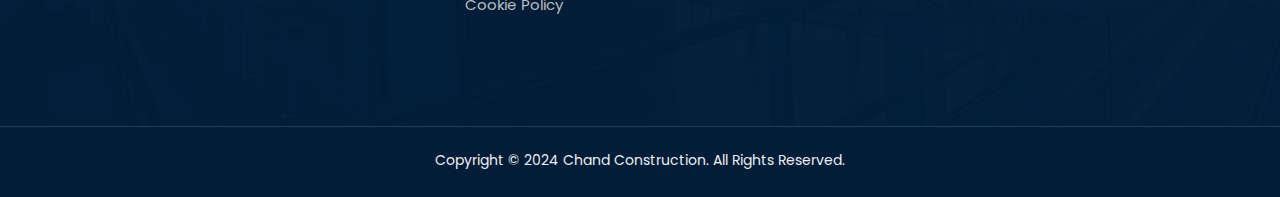
<file: estimates.html>
<!DOCTYPE html>
<html lang="en">
<head>
		<meta charset="UTF-8">
		<meta name="viewport" content="width=device-width, initial-scale=1.0">
		<title>Chand Construction - How Pricing Works</title>
		<link rel="icon" href="images/favicon.png">
		
		<link rel="stylesheet" href="css/bootstrap.min.css">
		<link rel="stylesheet" href="css/fontawesome.min.css">
		<link rel="stylesheet" href="css/fakeLoader.min.css">
		<link rel="stylesheet" href="css/hoverbuttons.css">
		<link rel="stylesheet" href="css/style.css">
	</head>
	<body>
		<!-- loader -->
		<div class="fakeLoader"></div>
		<!-- end loader -->
		
		<!-- navbar -->
		<nav class="navbar navbar-expand-md fixed-top">
			<div class="container-fluid">
				<a href="index.html" class="navbar-brand">CHAND</a>
				<span class="call">Call us +1 718-415-5592</span>
				<button class="navbar-toggler" type="button" data-toggle="collapse" data-target="#navbarSupportedContent" aria-controls="navbarSupportedContent" aria-expanded="false" aria-label="Toggle navigation">
				<i class="fa fa-bars"></i>
				</button>
				<div class="collapse navbar-collapse" id="navbarSupportedContent">
					<ul class="navbar-nav ml-auto">
						<li class="nav-item">
							<a class="nav-link" href="index.html">Home</a>
						</li>
						<li class="nav-item">
							<a class="nav-link" href="who-we-are.html">Who We Are</a>
						</li>
						<li class="nav-item">
							<a class="nav-link" href="services.html">Services</a>
						</li>
						<li class="nav-item">
							<a class="nav-link" href="index.html#our-work">Gallery</a>
						</li>
						<li class="nav-item">
							<a class="nav-link" href="estimates.html">Estimates & Pricing</a>
						</li>
						<li class="nav-item">
							<a class="nav-link" href="contact-us.html">Contact us</a>
						</li>
					</ul>
				</div>
			</div>
		</nav>
		<!-- end navbar -->

		<!-- header-title -->
		<div class="header-title">
			<div class="container">
				<h3>How Our Pricing Works</h3>
			</div>
		</div>
		<!-- end header-title -->
		
		<!-- pricing explanation -->
		<div class="pricing section bg-grey">
			<div class="container">
				<div class="title-section">
					<h3>Transparent <span>Pricing</span></h3>
					<p>Every construction project is unique. Here's how we create fair, accurate estimates.</p>
				</div>

				<!-- Why No Fixed Prices -->
				<div class="row mb-5">
					<div class="col-md-8 offset-md-2">
						<div style="background: #fff; padding: 35px; border-radius: 8px; box-shadow: 0 4px 12px rgba(0,0,0,0.08); border-left: 4px solid #f7a30a;">
							<h4 style="margin-bottom: 20px;">Why Construction Can't Have Fixed Prices</h4>
							<p style="line-height: 28px; color: #666;">Construction pricing depends on factors that require professional inspection. Two similar-looking projects often have different costs due to hidden conditions, structural differences, access challenges, or code requirements specific to your property.</p>
							<p style="line-height: 28px; color: #666; margin-bottom: 0;">Publishing fixed prices would either overcharge simple projects or underestimate complex ones. Instead, we provide accurate estimates after evaluating your specific situation.</p>
						</div>
					</div>
				</div>

				<!-- What Affects Cost -->
				<div class="row mb-5">
					<div class="col-md-12 mb-4">
						<h3 class="text-center">What Affects <span style="color: #f7a30a;">Project Cost</span></h3>
					</div>
					<div class="col-md-4 mb-4">
						<div style="background: #fff; padding: 30px; border-radius: 8px; box-shadow: 0 2px 8px rgba(0,0,0,0.1); height: 100%; text-align: center;">
							<i class="fa fa-home" style="font-size: 42px; color: #f7a30a; margin-bottom: 15px;"></i>
							<h5>Site Conditions</h5>
							<p style="color: #666;">Soil type, drainage, access, slopes, existing damage, and property layout all impact materials and labor requirements.</p>
						</div>
					</div>
					<div class="col-md-4 mb-4">
						<div style="background: #fff; padding: 30px; border-radius: 8px; box-shadow: 0 2px 8px rgba(0,0,0,0.1); height: 100%; text-align: center;">
							<i class="fa fa-clipboard-list" style="font-size: 42px; color: #f7a30a; margin-bottom: 15px;"></i>
							<h5>Project Scope</h5>
							<p style="color: #666;">Size, complexity, structural work, permit requirements, and timeline all determine final cost and scheduling.</p>
						</div>
					</div>
					<div class="col-md-4 mb-4">
						<div style="background: #fff; padding: 30px; border-radius: 8px; box-shadow: 0 2px 8px rgba(0,0,0,0.1); height: 100%; text-align: center;">
							<i class="fa fa-toolbox" style="font-size: 42px; color: #f7a30a; margin-bottom: 15px;"></i>
							<h5>Materials & Quality</h5>
							<p style="color: #666;">We use quality materials designed for NYC weather. Your choices in finishes, fixtures, and systems affect total investment.</p>
						</div>
					</div>
				</div>

				<!-- Our Process -->
				<div class="row mb-5" style="background: linear-gradient(135deg, #021d38 0%, #f7a30a 100%); padding: 50px 20px; border-radius: 10px;">
					<div class="col-md-12 mb-4">
						<h3 class="text-center" style="color: #fff;">Our Estimation Process</h3>
						<p class="text-center" style="color: #fff; opacity: 0.9;">Clear, professional, and designed for accuracy</p>
					</div>
					<div class="col-md-3 mb-3">
						<div style="background: rgba(255,255,255,0.15); padding: 25px; border-radius: 8px; backdrop-filter: blur(10px); text-align: center; color: #fff; height: 100%;">
							<div style="width: 50px; height: 50px; background: #fff; border-radius: 50%; margin: 0 auto 15px; line-height: 50px; color: #f7a30a; font-weight: 700; font-size: 20px;">1</div>
							<h5 style="color: #fff; margin-bottom: 12px;">Site Evaluation</h5>
							<p style="color: #fff; opacity: 0.9; margin: 0;">We visit your property, inspect conditions, take measurements, and discuss your project goals.</p>
						</div>
					</div>
					<div class="col-md-3 mb-3">
						<div style="background: rgba(255,255,255,0.15); padding: 25px; border-radius: 8px; backdrop-filter: blur(10px); text-align: center; color: #fff; height: 100%;">
							<div style="width: 50px; height: 50px; background: #fff; border-radius: 50%; margin: 0 auto 15px; line-height: 50px; color: #f7a30a; font-weight: 700; font-size: 20px;">2</div>
							<h5 style="color: #fff; margin-bottom: 12px;">Written Estimate</h5>
							<p style="color: #fff; opacity: 0.9; margin: 0;">You receive a detailed, written estimate with itemized costs, materials, and timeline.</p>
						</div>
					</div>
					<div class="col-md-3 mb-3">
						<div style="background: rgba(255,255,255,0.15); padding: 25px; border-radius: 8px; backdrop-filter: blur(10px); text-align: center; color: #fff; height: 100%;">
							<div style="width: 50px; height: 50px; background: #fff; border-radius: 50%; margin: 0 auto 15px; line-height: 50px; color: #f7a30a; font-weight: 700; font-size: 20px;">3</div>
							<h5 style="color: #fff; margin-bottom: 12px;">Clear Explanation</h5>
							<p style="color: #fff; opacity: 0.9; margin: 0;">We walk you through every line item so you understand what you're paying for and why.</p>
						</div>
					</div>
					<div class="col-md-3 mb-3">
						<div style="background: rgba(255,255,255,0.15); padding: 25px; border-radius: 8px; backdrop-filter: blur(10px); text-align: center; color: #fff; height: 100%;">
							<div style="width: 50px; height: 50px; background: #fff; border-radius: 50%; margin: 0 auto 15px; line-height: 50px; color: #f7a30a; font-weight: 700; font-size: 20px;">4</div>
							<h5 style="color: #fff; margin-bottom: 12px;">No Pressure</h5>
							<p style="color: #fff; opacity: 0.9; margin: 0;">Take time to review. We're here to answer questions and adjust plans if needed.</p>
						</div>
					</div>
				</div>

				<!-- What's Included -->
				<div class="row mb-5">
					<div class="col-md-6 mb-4">
						<div style="background: #fff; padding: 35px; border-radius: 8px; box-shadow: 0 2px 8px rgba(0,0,0,0.1); height: 100%;">
							<h4 style="color: #f7a30a; margin-bottom: 20px;"><i class="fa fa-check-circle" style="margin-right: 10px;"></i>What's Always Included</h4>
							<ul style="list-style: none; padding: 0;">
								<li style="padding: 10px 0; border-bottom: 1px solid #eee;"><i class="fa fa-check" style="color: #f7a30a; margin-right: 10px;"></i> Professional site inspection and measurements</li>
								<li style="padding: 10px 0; border-bottom: 1px solid #eee;"><i class="fa fa-check" style="color: #f7a30a; margin-right: 10px;"></i> Detailed written estimate with line items</li>
								<li style="padding: 10px 0; border-bottom: 1px solid #eee;"><i class="fa fa-check" style="color: #f7a30a; margin-right: 10px;"></i> Quality materials suitable for NYC climate</li>
								<li style="padding: 10px 0; border-bottom: 1px solid #eee;"><i class="fa fa-check" style="color: #f7a30a; margin-right: 10px;"></i> Experienced, licensed labor</li>
								<li style="padding: 10px 0; border-bottom: 1px solid #eee;"><i class="fa fa-check" style="color: #f7a30a; margin-right: 10px;"></i> Daily site cleanup and protection</li>
								<li style="padding: 10px 0; border-bottom: 1px solid #eee;"><i class="fa fa-check" style="color: #f7a30a; margin-right: 10px;"></i> Permit coordination when required</li>
								<li style="padding: 10px 0;"><i class="fa fa-check" style="color: #f7a30a; margin-right: 10px;"></i> Owner supervision throughout the project</li>
							</ul>
						</div>
					</div>
					<div class="col-md-6 mb-4">
						<div style="background: #fff; padding: 35px; border-radius: 8px; box-shadow: 0 2px 8px rgba(0,0,0,0.1); height: 100%;">
							<h4 style="color: #021d38; margin-bottom: 20px;"><i class="fa fa-shield-alt" style="margin-right: 10px;"></i>Our Commitment to You</h4>
							<p style="line-height: 28px; color: #666; margin-bottom: 20px;">Chand Construction has built its reputation on honest pricing and quality work. Every estimate reflects:</p>
							<ul style="list-style: none; padding: 0;">
								<li style="padding: 10px 0; color: #666;"><i class="fa fa-angle-right" style="color: #f7a30a; margin-right: 10px;"></i> No hidden charges or surprise costs</li>
								<li style="padding: 10px 0; color: #666;"><i class="fa fa-angle-right" style="color: #f7a30a; margin-right: 10px;"></i> Materials that meet or exceed code</li>
								<li style="padding: 10px 0; color: #666;"><i class="fa fa-angle-right" style="color: #f7a30a; margin-right: 10px;"></i> Realistic timelines we actually meet</li>
								<li style="padding: 10px 0; color: #666;"><i class="fa fa-angle-right" style="color: #f7a30a; margin-right: 10px;"></i> Direct communication with the owner</li>
								<li style="padding: 10px 0; color: #666;"><i class="fa fa-angle-right" style="color: #f7a30a; margin-right: 10px;"></i> Work guaranteed to last</li>
							</ul>
						</div>
					</div>
				</div>

				<!-- CTA -->
				<div class="row">
					<div class="col-md-8 offset-md-2">
						<div style="background: linear-gradient(135deg, #f7a30a 0%, #021d38 100%); padding: 50px 40px; border-radius: 10px; text-align: center; color: #fff;">
							<h3 style="color: #fff; margin-bottom: 15px;">Ready for a Free Estimate?</h3>
							<p style="color: #fff; opacity: 0.9; font-size: 16px; margin-bottom: 30px;">Schedule a site consultation with Haseeb. No pressure, no obligation—just honest advice and accurate pricing for your project.</p>
							<a href="https://calendly.com/mhaseeb-chandconstructions/30min" class="button hbtn hb-fill-right">Book a Free Consultation</a>
							<p style="color: #fff; opacity: 0.8; margin-top: 20px; margin-bottom: 0; font-size: 14px;">
								<i class="fa fa-phone" style="margin-right: 8px;"></i> Or call directly: <a href="tel:+17184155592" style="color: #fff; font-weight: 600; text-decoration: underline;">+1 718-415-5592</a>
							</p>
						</div>
					</div>
				</div>
			</div>
		</div>
		<!-- end pricing explanation -->

		<!-- footer -->
		<footer>
			<div class="container">
				<div class="row">
					<div class="col-md-4 col-sm-8 col-12">
						<h6>Chand Construction</h6>
						<p>Trusted construction services for residential and commercial clients across Queens and NYC.</p>
						<p class="mb-0">Licensed, insured, and committed to quality, safety, and on-time delivery.</p>
					</div>
					<div class="col-md-2 col-sm-4 col-12">
						<h5>Quick Links</h5>
						<ul style="margin-bottom: 20px;">
							<li><a href="about.html">About us</a></li>
							<li><a href="pricing.html">Pricing</a></li>
							<li><a href="services.html">Services</a></li>
							<li><a href="contact-us.html">Contact us</a></li>
						</ul>
						<h5>Legal</h5>
						<ul>
							<li><a href="privacy-policy.html">Privacy Policy</a></li>
							<li><a href="cookie-policy.html">Cookie Policy</a></li>
						</ul>
					</div>
					<div class="col-md-2 col-sm-4 col-12">
						<h5>Service Areas</h5>
						<ul>
							<li><a href="https://maps.app.goo.gl/nzz3jS4N9i4VHWyM8">Queens</a></li>
							<li><a href="https://maps.app.goo.gl/PfAjyVajbMQNDp8TA">Brooklyn</a></li>
							<li><a href="https://maps.app.goo.gl/KY6R4WgVfcaWJ5246">Manhattan</a></li>
							<li><a href="https://maps.app.goo.gl/Tuj9ChVc8YfvgXKG6">Bronx</a></li>
							<li><a href="https://maps.app.goo.gl/rJeqp7gn3FoL5VST8">Staten Island</a></li>
						</ul>
					</div>
					<div class="col-md-4 col-sm-6 col-12">
						<h5>Contact us</h5>
						<ul>
							<li><i class="fa fa-envelope"></i> <a href="mailto:hello@chandconstruction.com?subject=Project%20Inquiry&body=Hello%20Chand%20Construction%2C%0A%0AI%27d%20like%20to%20request%20a%20quote%20for%20my%20project.%0A%0AThank%20you!">hello@chandconstruction.com</a></li>
							<li><i class="fa fa-phone"></i> <a href="tel:+17184155592">+1 718-415-5592</a></li>
							<li class="map"><i class="fa fa-map-marker"></i> <a href="https://maps.app.goo.gl/Kpq37mT3v1suk8f4A" target="_blank" rel="noopener noreferrer">125-11 115th Ave, Jamaica, NY 11420</a></li>
						</ul>
					</div>
				</div>
			</div>
		</footer>
		<!-- end footer -->
		<!-- footer bottom -->
		<div class="footer-bottom">
			<div class="container">
				<p>Copyright © 2024 Chand Construction. All Rights Reserved.</p>
			</div>
		</div>
		<!-- end footer bottom -->
		<!-- Cookie Banner -->
		<div id="cookieBanner" class="cookie-banner">
			<div class="cookie-container">
				<div class="cookie-content">
					<h5>We Use Cookies</h5>
					<p>We use cookies to enhance your experience, analyze site traffic, and serve personalized content. By continuing to use this site, you agree to our <a href="cookie-policy.html">Cookie Policy</a> and <a href="privacy-policy.html">Privacy Policy</a>.</p>
				</div>
				<div class="cookie-buttons">
					<button id="acceptCookies" class="btn btn-primary">Accept All</button>
					<button id="rejectCookies" class="btn btn-secondary">Reject</button>
				</div>
			</div>
		</div>
		
		<!-- script -->
		<script>
		document.addEventListener('DOMContentLoaded', () => {
			if (window.location.hash === '#our-work') {
			const el = document.getElementById('our-work');
			if (el) {
				el.scrollIntoView({ behavior: 'smooth' });
			}
			}
		});
		</script>
		<script src="js/jquery.min.js"></script>
		<script src="js/bootstrap.min.js"></script>
		<script src="js/fakeLoader.min.js"></script>
		<script src="js/main.js"></script>
		<!-- Cookie Banner Script -->
		<script>
		function initCookieBanner() {
			const banner = document.getElementById('cookieBanner');
			const acceptBtn = document.getElementById('acceptCookies');
			const rejectBtn = document.getElementById('rejectCookies');
			
			if (!localStorage.getItem('cookieConsent')) {
				banner.classList.add('show');
			}
			
			acceptBtn.addEventListener('click', () => {
				localStorage.setItem('cookieConsent', 'accepted');
				banner.classList.remove('show');
			});
			
			rejectBtn.addEventListener('click', () => {
				localStorage.setItem('cookieConsent', 'rejected');
				banner.classList.remove('show');
			});
		}

		document.addEventListener('DOMContentLoaded', initCookieBanner);
		</script>
	</body>
</html>
</file>
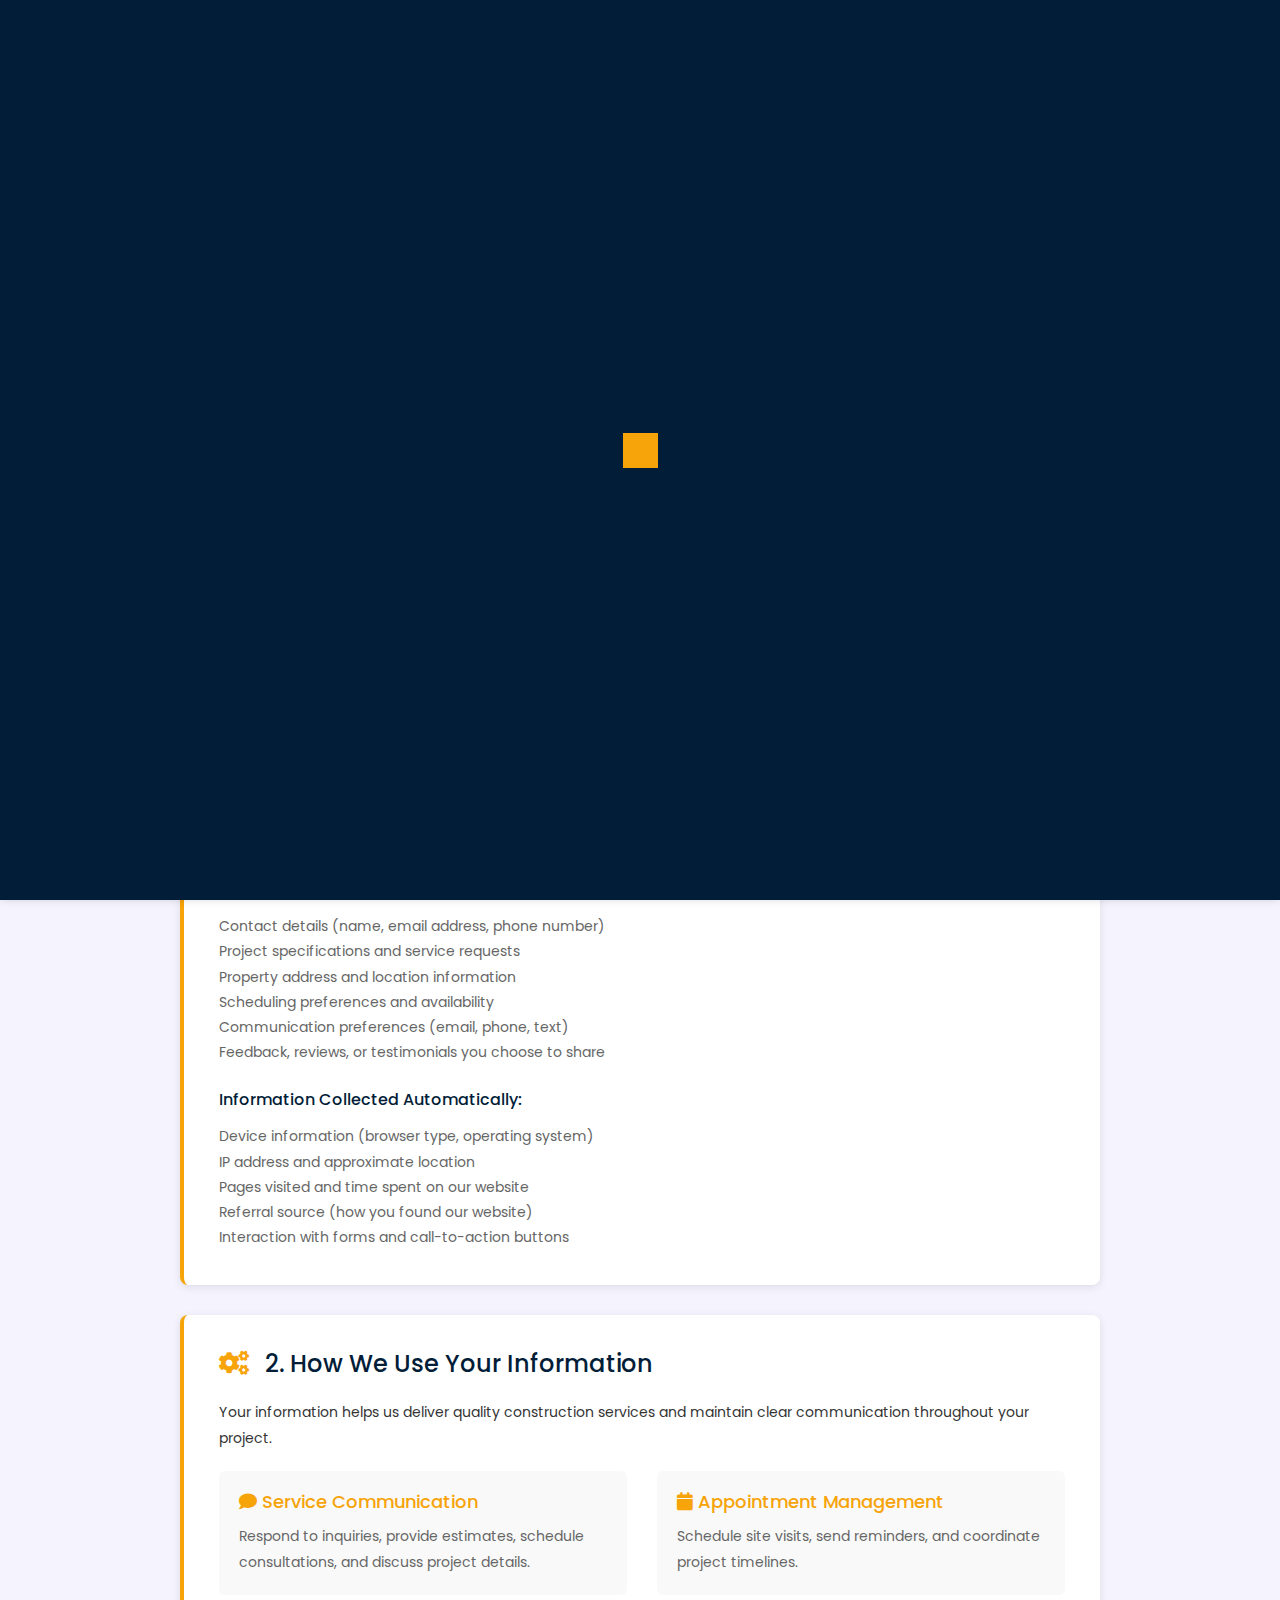
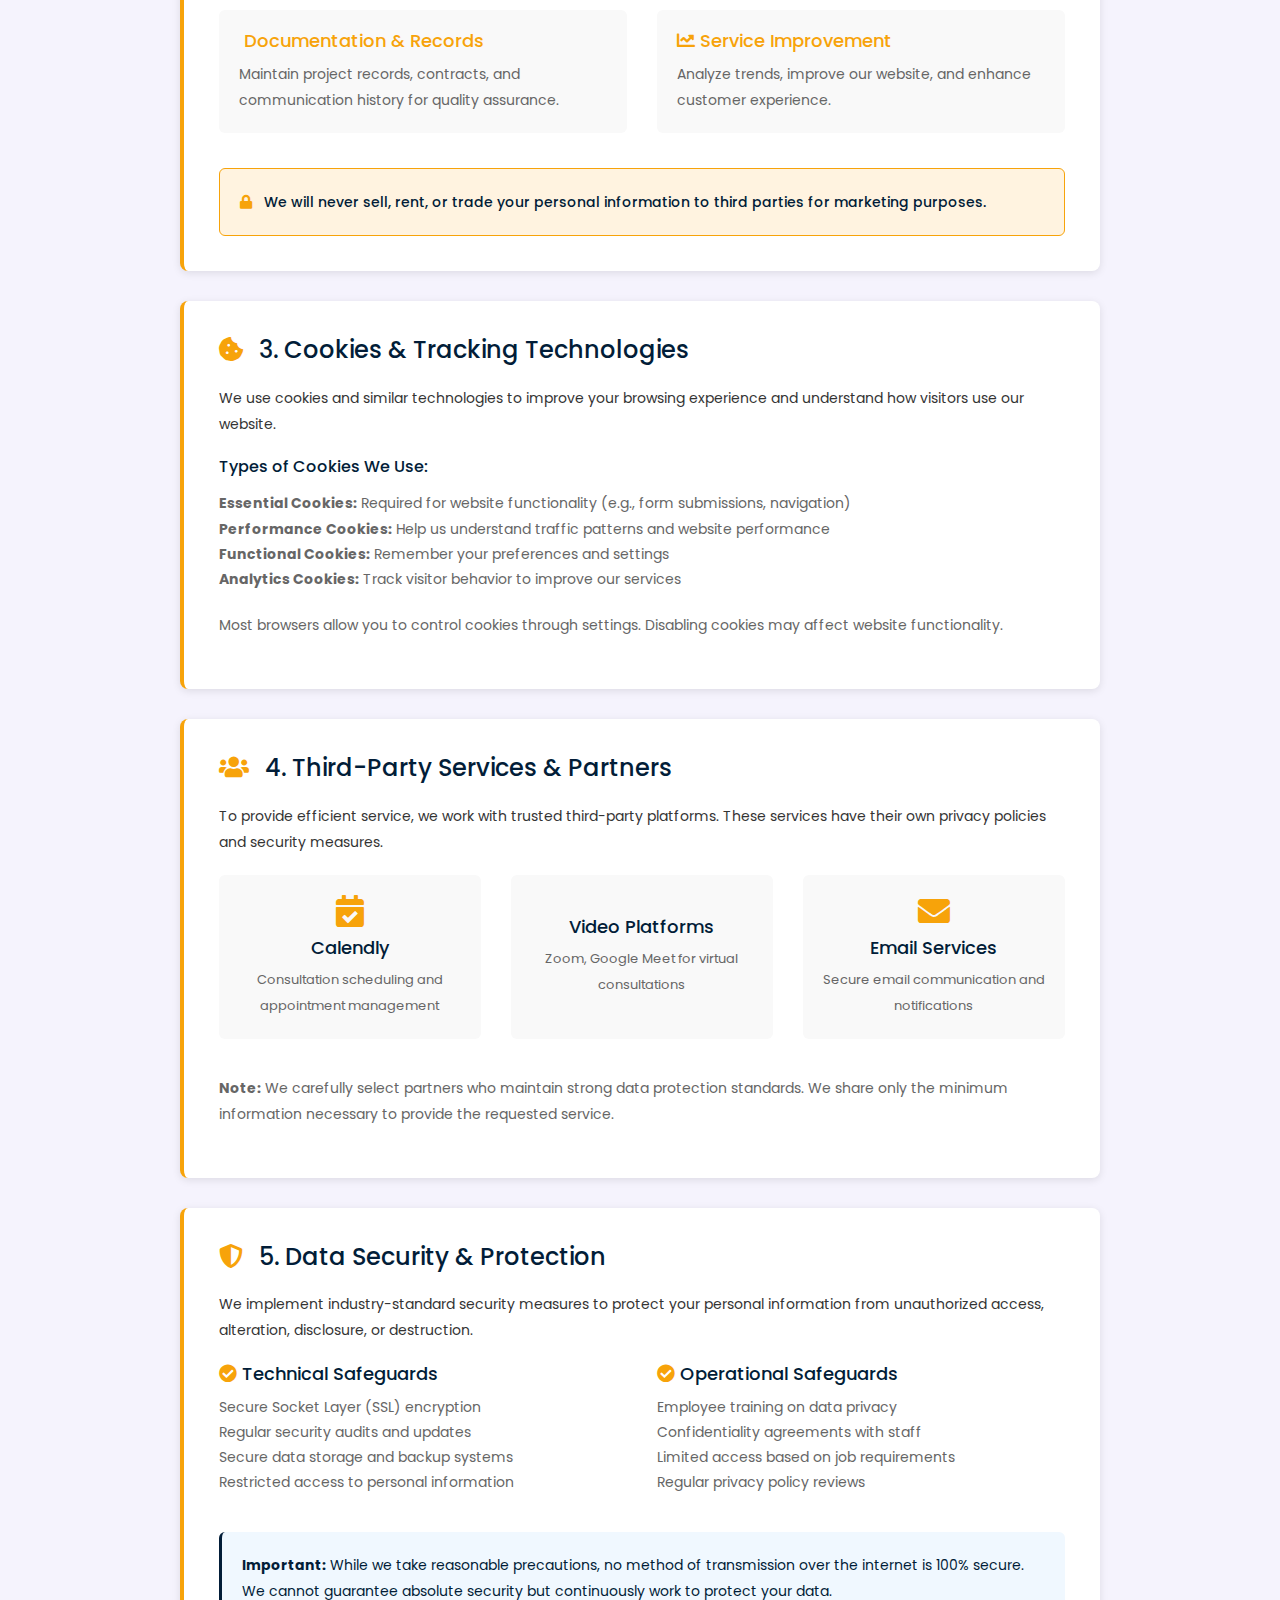
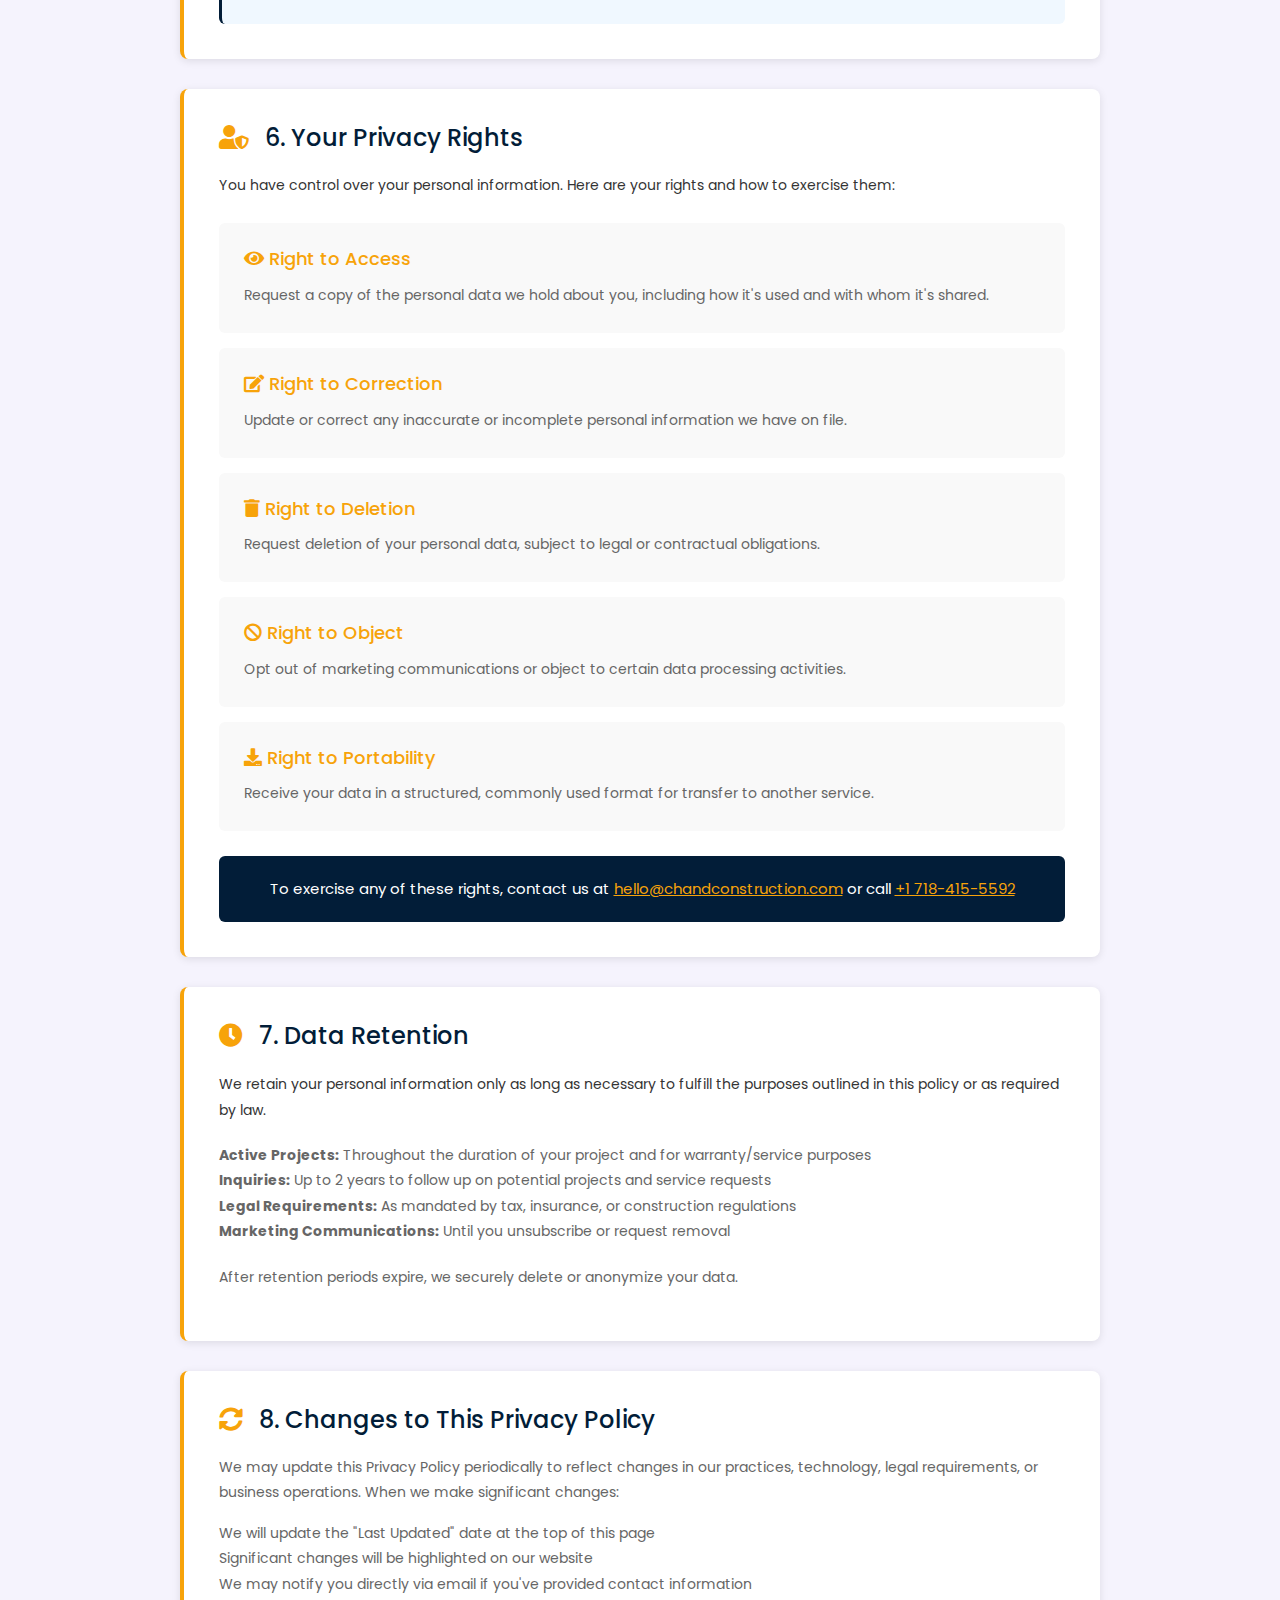
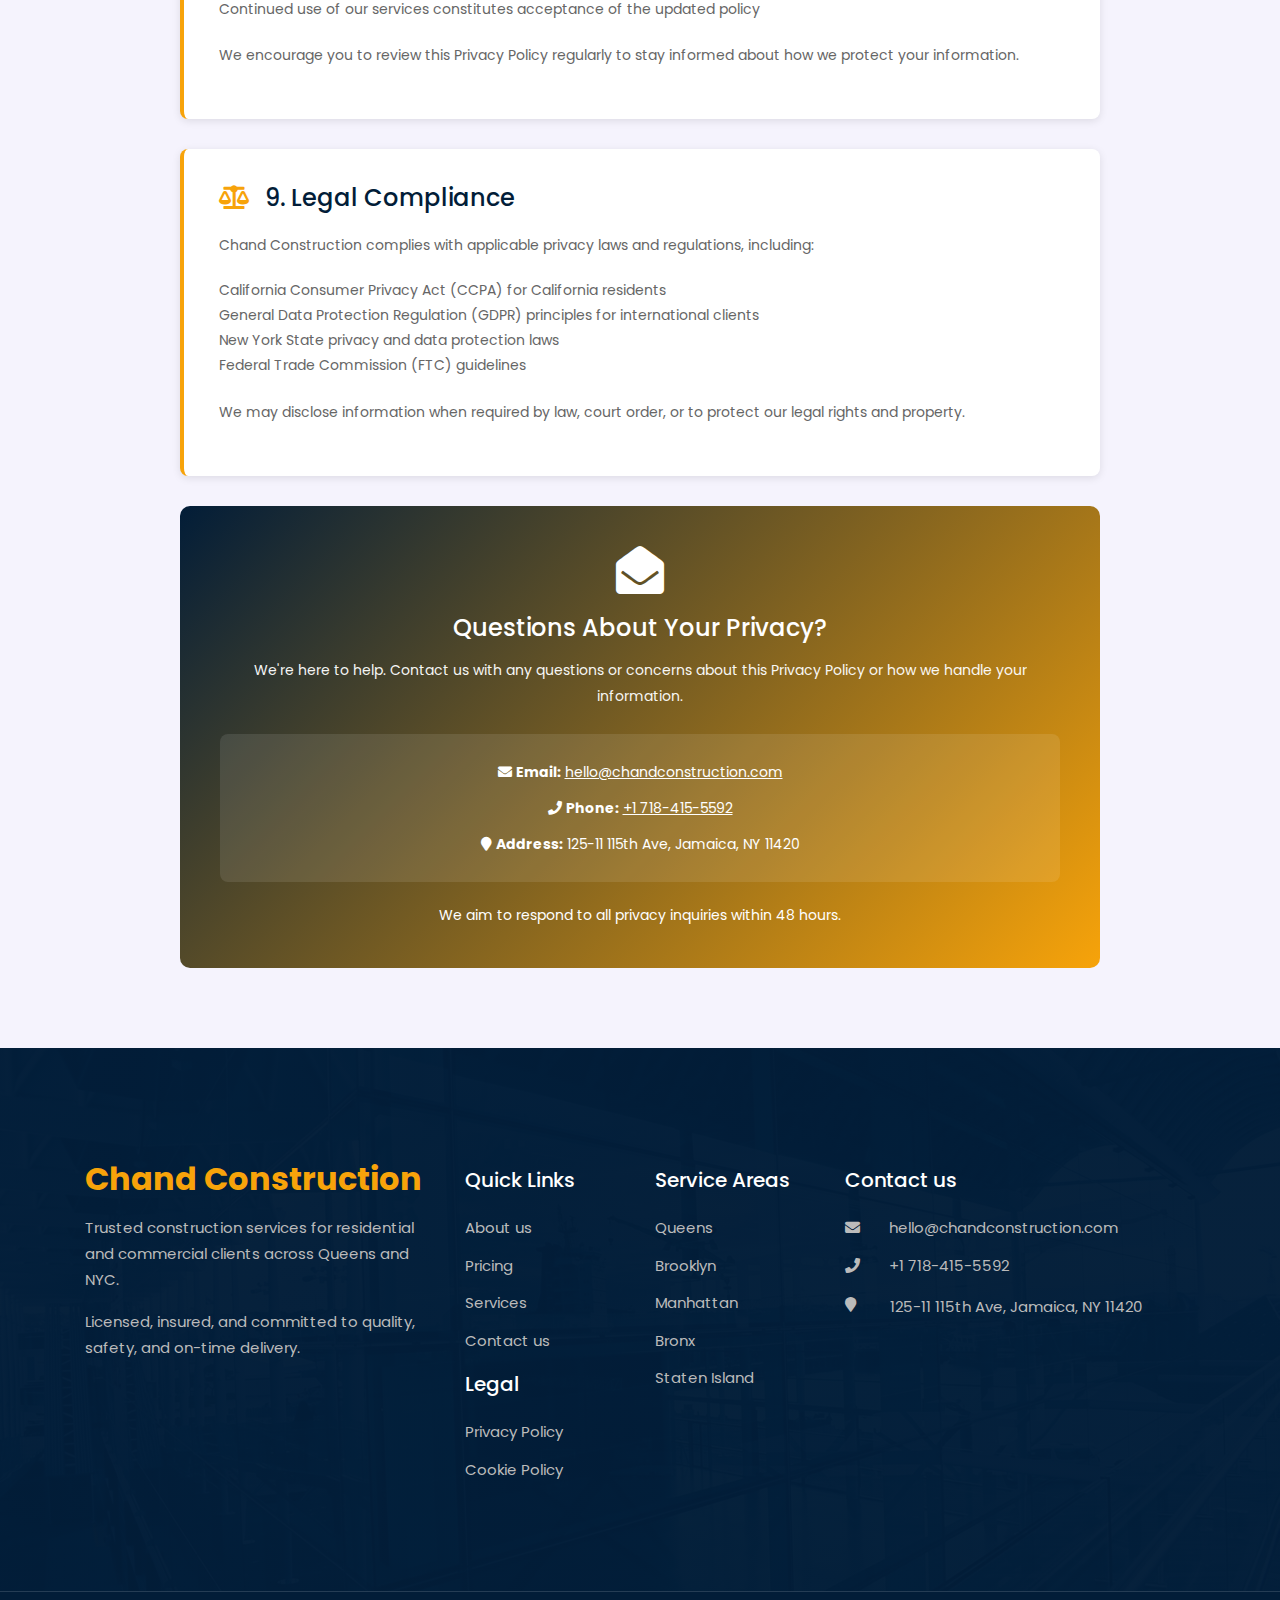
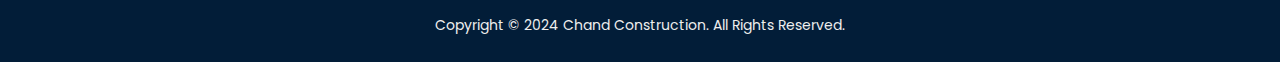
<file: privacy-policy.html>
<!DOCTYPE html>
<html lang="en">
<head>
	<meta charset="UTF-8">
	<meta name="viewport" content="width=device-width, initial-scale=1.0">
	<title>Privacy Policy - Chand Construction</title>
	<link rel="icon" href="images/favicon.png">
	
	<link rel="stylesheet" href="css/bootstrap.min.css">
	<link rel="stylesheet" href="css/fontawesome.min.css">
	<link rel="stylesheet" href="css/fakeLoader.min.css">
	<link rel="stylesheet" href="css/hoverbuttons.css">
	<link rel="stylesheet" href="css/style.css">
</head>
<body>
	<!-- loader -->
	<div class="fakeLoader"></div>
	<!-- end loader -->
	
	<!-- navbar -->
	<nav class="navbar navbar-expand-md fixed-top">
		<div class="container-fluid">
			<a href="index.html" class="navbar-brand">CHAND</a>
			<span class="call">Call us +1 718-415-5592</span>
			<button class="navbar-toggler" type="button" data-toggle="collapse" data-target="#navbarSupportedContent" aria-controls="navbarSupportedContent" aria-expanded="false" aria-label="Toggle navigation">
			<i class="fa fa-bars"></i>
			</button>
			<div class="collapse navbar-collapse" id="navbarSupportedContent">
				<ul class="navbar-nav ml-auto">
					<li class="nav-item">
						<a class="nav-link" href="index.html">Home</a>
					</li>
					<li class="nav-item">
						<a class="nav-link" href="who-we-are.html">Who We Are</a>
					</li>
					<li class="nav-item">
						<a class="nav-link" href="services.html">Services</a>
					</li>
					<li class="nav-item">
						<a class="nav-link" href="index.html#our-work">Gallery</a>
					</li>
					<li class="nav-item">
						<a class="nav-link" href="estimates.html">Estimates & Pricing</a>
					</li>
					<li class="nav-item">
						<a class="nav-link" href="contact-us.html">Contact us</a>
					</li>
				</ul>
			</div>
		</div>
	</nav>
	<!-- end navbar -->

	<!-- header-title -->
	<div class="header-title">
		<div class="container">
			<h3>Privacy Policy</h3>
		</div>
	</div>
	<!-- end header-title -->

	<!-- privacy policy content -->
	<div class="section bg-grey" style="padding: 80px 0;">
		<div class="container">
			<!-- Intro Section -->
			<div class="row mb-5">
				<div class="col-md-8 offset-md-2">
					<div style="background: linear-gradient(135deg, #f7a30a 0%, #021d38 100%); padding: 40px; border-radius: 10px; color: #fff; text-align: center; margin-bottom: 40px;">
						<i class="fa fa-shield" style="font-size: 48px; margin-bottom: 15px; display: block;"></i>
						<h4 style="color: #fff; margin-bottom: 15px;">Your Privacy Matters to Us</h4>
						<p style="color: #fff; margin: 0; opacity: 0.95;">At Chand Construction, we're committed to protecting your personal information and being transparent about how we use it.</p>
					</div>
					<p style="text-align: center; color: #666; font-size: 14px;">
						<strong>Last updated:</strong> January 2025 | <strong>Effective Date:</strong> January 1, 2025
					</p>
				</div>
			</div>

			<!-- Main Content -->
			<div class="row">
				<div class="col-md-10 offset-md-1">
					
					<!-- Section 1 -->
					<div style="background: #fff; padding: 35px; border-radius: 8px; box-shadow: 0 2px 8px rgba(0,0,0,0.1); margin-bottom: 30px; border-left: 4px solid #f7a30a;">
						<h4 style="color: #021d38; margin-bottom: 20px;">
							<i class="fa fa-info-circle" style="color: #f7a30a; margin-right: 10px;"></i>
							1. Information We Collect
						</h4>
						<p style="margin-bottom: 20px;">We collect information to provide you with the best possible service and respond to your project needs efficiently. The information we gather depends on how you interact with us.</p>
						
						<h5 style="color: #021d38; margin-top: 25px; margin-bottom: 15px; font-size: 16px;">Information You Provide Directly:</h5>
						<ul style="color: #666; line-height: 1.8;">
							<li>Contact details (name, email address, phone number)</li>
							<li>Project specifications and service requests</li>
							<li>Property address and location information</li>
							<li>Scheduling preferences and availability</li>
							<li>Communication preferences (email, phone, text)</li>
							<li>Feedback, reviews, or testimonials you choose to share</li>
						</ul>

						<h5 style="color: #021d38; margin-top: 25px; margin-bottom: 15px; font-size: 16px;">Information Collected Automatically:</h5>
						<ul style="color: #666; line-height: 1.8;">
							<li>Device information (browser type, operating system)</li>
							<li>IP address and approximate location</li>
							<li>Pages visited and time spent on our website</li>
							<li>Referral source (how you found our website)</li>
							<li>Interaction with forms and call-to-action buttons</li>
						</ul>
					</div>

					<!-- Section 2 -->
					<div style="background: #fff; padding: 35px; border-radius: 8px; box-shadow: 0 2px 8px rgba(0,0,0,0.1); margin-bottom: 30px; border-left: 4px solid #f7a30a;">
						<h4 style="color: #021d38; margin-bottom: 20px;">
							<i class="fa fa-cogs" style="color: #f7a30a; margin-right: 10px;"></i>
							2. How We Use Your Information
						</h4>
						<p style="margin-bottom: 20px;">Your information helps us deliver quality construction services and maintain clear communication throughout your project.</p>
						
						<div class="row">
							<div class="col-md-6">
								<div style="background: #f9f9f9; padding: 20px; border-radius: 6px; margin-bottom: 15px;">
									<h6 style="color: #f7a30a; margin-bottom: 10px;"><i class="fa fa-comment"></i> Service Communication</h6>
									<p style="color: #666; font-size: 14px; margin: 0;">Respond to inquiries, provide estimates, schedule consultations, and discuss project details.</p>
								</div>
							</div>
							<div class="col-md-6">
								<div style="background: #f9f9f9; padding: 20px; border-radius: 6px; margin-bottom: 15px;">
									<h6 style="color: #f7a30a; margin-bottom: 10px;"><i class="fa fa-calendar"></i> Appointment Management</h6>
									<p style="color: #666; font-size: 14px; margin: 0;">Schedule site visits, send reminders, and coordinate project timelines.</p>
								</div>
							</div>
							<div class="col-md-6">
								<div style="background: #f9f9f9; padding: 20px; border-radius: 6px; margin-bottom: 15px;">
									<h6 style="color: #f7a30a; margin-bottom: 10px;"><i class="fa fa-file-text"></i> Documentation & Records</h6>
									<p style="color: #666; font-size: 14px; margin: 0;">Maintain project records, contracts, and communication history for quality assurance.</p>
								</div>
							</div>
							<div class="col-md-6">
								<div style="background: #f9f9f9; padding: 20px; border-radius: 6px; margin-bottom: 15px;">
									<h6 style="color: #f7a30a; margin-bottom: 10px;"><i class="fa fa-chart-line"></i> Service Improvement</h6>
									<p style="color: #666; font-size: 14px; margin: 0;">Analyze trends, improve our website, and enhance customer experience.</p>
								</div>
							</div>
						</div>

						<div style="background: #fff3e0; padding: 20px; border-radius: 6px; margin-top: 20px; border: 1px solid #f7a30a;">
							<p style="margin: 0; color: #021d38; font-weight: 500;">
								<i class="fa fa-lock" style="color: #f7a30a; margin-right: 8px;"></i>
								We will never sell, rent, or trade your personal information to third parties for marketing purposes.
							</p>
						</div>
					</div>

					<!-- Section 3 -->
					<div style="background: #fff; padding: 35px; border-radius: 8px; box-shadow: 0 2px 8px rgba(0,0,0,0.1); margin-bottom: 30px; border-left: 4px solid #f7a30a;">
						<h4 style="color: #021d38; margin-bottom: 20px;">
							<i class="fa fa-cookie-bite" style="color: #f7a30a; margin-right: 10px;"></i>
							3. Cookies & Tracking Technologies
						</h4>
						<p style="margin-bottom: 20px;">We use cookies and similar technologies to improve your browsing experience and understand how visitors use our website.</p>
						
						<h5 style="color: #021d38; margin-bottom: 15px; font-size: 16px;">Types of Cookies We Use:</h5>
						<ul style="color: #666; line-height: 1.8;">
							<li><strong>Essential Cookies:</strong> Required for website functionality (e.g., form submissions, navigation)</li>
							<li><strong>Performance Cookies:</strong> Help us understand traffic patterns and website performance</li>
							<li><strong>Functional Cookies:</strong> Remember your preferences and settings</li>
							<li><strong>Analytics Cookies:</strong> Track visitor behavior to improve our services</li>
						</ul>

						<p style="margin-top: 20px; color: #666;">Most browsers allow you to control cookies through settings. Disabling cookies may affect website functionality.</p>
					</div>

					<!-- Section 4 -->
					<div style="background: #fff; padding: 35px; border-radius: 8px; box-shadow: 0 2px 8px rgba(0,0,0,0.1); margin-bottom: 30px; border-left: 4px solid #f7a30a;">
						<h4 style="color: #021d38; margin-bottom: 20px;">
							<i class="fa fa-users" style="color: #f7a30a; margin-right: 10px;"></i>
							4. Third-Party Services & Partners
						</h4>
						<p style="margin-bottom: 20px;">To provide efficient service, we work with trusted third-party platforms. These services have their own privacy policies and security measures.</p>
						
						<div class="row">
							<div class="col-md-4 mb-3">
								<div style="text-align: center; padding: 20px; background: #f9f9f9; border-radius: 6px; height: 100%;">
									<i class="fa fa-calendar-check" style="font-size: 32px; color: #f7a30a; margin-bottom: 10px;"></i>
									<h6 style="color: #021d38;">Calendly</h6>
									<p style="font-size: 13px; color: #666; margin: 0;">Consultation scheduling and appointment management</p>
								</div>
							</div>
							<div class="col-md-4 mb-3">
								<div style="text-align: center; padding: 20px; background: #f9f9f9; border-radius: 6px; height: 100%;">
									<i class="fa fa-video-camera" style="font-size: 32px; color: #f7a30a; margin-bottom: 10px;"></i>
									<h6 style="color: #021d38;">Video Platforms</h6>
									<p style="font-size: 13px; color: #666; margin: 0;">Zoom, Google Meet for virtual consultations</p>
								</div>
							</div>
							<div class="col-md-4 mb-3">
								<div style="text-align: center; padding: 20px; background: #f9f9f9; border-radius: 6px; height: 100%;">
									<i class="fa fa-envelope" style="font-size: 32px; color: #f7a30a; margin-bottom: 10px;"></i>
									<h6 style="color: #021d38;">Email Services</h6>
									<p style="font-size: 13px; color: #666; margin: 0;">Secure email communication and notifications</p>
								</div>
							</div>
						</div>

						<p style="margin-top: 20px; color: #666; font-size: 14px;"><strong>Note:</strong> We carefully select partners who maintain strong data protection standards. We share only the minimum information necessary to provide the requested service.</p>
					</div>

					<!-- Section 5 -->
					<div style="background: #fff; padding: 35px; border-radius: 8px; box-shadow: 0 2px 8px rgba(0,0,0,0.1); margin-bottom: 30px; border-left: 4px solid #f7a30a;">
						<h4 style="color: #021d38; margin-bottom: 20px;">
							<i class="fa fa-shield-alt" style="color: #f7a30a; margin-right: 10px;"></i>
							5. Data Security & Protection
						</h4>
						<p style="margin-bottom: 20px;">We implement industry-standard security measures to protect your personal information from unauthorized access, alteration, disclosure, or destruction.</p>
						
						<div class="row">
							<div class="col-md-6 mb-3">
								<h6 style="color: #021d38; margin-bottom: 10px;"><i class="fa fa-check-circle" style="color: #f7a30a;"></i> Technical Safeguards</h6>
								<ul style="color: #666; font-size: 14px; line-height: 1.8;">
									<li>Secure Socket Layer (SSL) encryption</li>
									<li>Regular security audits and updates</li>
									<li>Secure data storage and backup systems</li>
									<li>Restricted access to personal information</li>
								</ul>
							</div>
							<div class="col-md-6 mb-3">
								<h6 style="color: #021d38; margin-bottom: 10px;"><i class="fa fa-check-circle" style="color: #f7a30a;"></i> Operational Safeguards</h6>
								<ul style="color: #666; font-size: 14px; line-height: 1.8;">
									<li>Employee training on data privacy</li>
									<li>Confidentiality agreements with staff</li>
									<li>Limited access based on job requirements</li>
									<li>Regular privacy policy reviews</li>
								</ul>
							</div>
						</div>

						<div style="background: #f0f8ff; padding: 20px; border-radius: 6px; margin-top: 20px; border-left: 3px solid #021d38;">
							<p style="margin: 0; color: #021d38; font-size: 14px;">
								<strong>Important:</strong> While we take reasonable precautions, no method of transmission over the internet is 100% secure. We cannot guarantee absolute security but continuously work to protect your data.
							</p>
						</div>
					</div>

					<!-- Section 6 -->
					<div style="background: #fff; padding: 35px; border-radius: 8px; box-shadow: 0 2px 8px rgba(0,0,0,0.1); margin-bottom: 30px; border-left: 4px solid #f7a30a;">
						<h4 style="color: #021d38; margin-bottom: 20px;">
							<i class="fa fa-user-shield" style="color: #f7a30a; margin-right: 10px;"></i>
							6. Your Privacy Rights
						</h4>
						<p style="margin-bottom: 25px;">You have control over your personal information. Here are your rights and how to exercise them:</p>
						
						<div style="background: #f9f9f9; padding: 25px; border-radius: 6px; margin-bottom: 15px;">
							<h6 style="color: #f7a30a; margin-bottom: 12px;"><i class="fa fa-eye"></i> Right to Access</h6>
							<p style="color: #666; font-size: 14px; margin: 0;">Request a copy of the personal data we hold about you, including how it's used and with whom it's shared.</p>
						</div>

						<div style="background: #f9f9f9; padding: 25px; border-radius: 6px; margin-bottom: 15px;">
							<h6 style="color: #f7a30a; margin-bottom: 12px;"><i class="fa fa-edit"></i> Right to Correction</h6>
							<p style="color: #666; font-size: 14px; margin: 0;">Update or correct any inaccurate or incomplete personal information we have on file.</p>
						</div>

						<div style="background: #f9f9f9; padding: 25px; border-radius: 6px; margin-bottom: 15px;">
							<h6 style="color: #f7a30a; margin-bottom: 12px;"><i class="fa fa-trash"></i> Right to Deletion</h6>
							<p style="color: #666; font-size: 14px; margin: 0;">Request deletion of your personal data, subject to legal or contractual obligations.</p>
						</div>

						<div style="background: #f9f9f9; padding: 25px; border-radius: 6px; margin-bottom: 15px;">
							<h6 style="color: #f7a30a; margin-bottom: 12px;"><i class="fa fa-ban"></i> Right to Object</h6>
							<p style="color: #666; font-size: 14px; margin: 0;">Opt out of marketing communications or object to certain data processing activities.</p>
						</div>

						<div style="background: #f9f9f9; padding: 25px; border-radius: 6px; margin-bottom: 15px;">
							<h6 style="color: #f7a30a; margin-bottom: 12px;"><i class="fa fa-download"></i> Right to Portability</h6>
							<p style="color: #666; font-size: 14px; margin: 0;">Receive your data in a structured, commonly used format for transfer to another service.</p>
						</div>

						<div style="background: #021d38; color: #fff; padding: 20px; border-radius: 6px; margin-top: 25px; text-align: center;">
							<p style="margin: 0; font-size: 15px;">
								To exercise any of these rights, contact us at <a href="mailto:hello@chandconstruction.com" style="color: #f7a30a; text-decoration: underline;">hello@chandconstruction.com</a> or call <a href="tel:+17184155592" style="color: #f7a30a; text-decoration: underline;">+1 718-415-5592</a>
							</p>
						</div>
					</div>

					<!-- Section 7 -->
					<div style="background: #fff; padding: 35px; border-radius: 8px; box-shadow: 0 2px 8px rgba(0,0,0,0.1); margin-bottom: 30px; border-left: 4px solid #f7a30a;">
						<h4 style="color: #021d38; margin-bottom: 20px;">
							<i class="fa fa-clock" style="color: #f7a30a; margin-right: 10px;"></i>
							7. Data Retention
						</h4>
						<p style="margin-bottom: 20px;">We retain your personal information only as long as necessary to fulfill the purposes outlined in this policy or as required by law.</p>
						
						<ul style="color: #666; line-height: 1.8;">
							<li><strong>Active Projects:</strong> Throughout the duration of your project and for warranty/service purposes</li>
							<li><strong>Inquiries:</strong> Up to 2 years to follow up on potential projects and service requests</li>
							<li><strong>Legal Requirements:</strong> As mandated by tax, insurance, or construction regulations</li>
							<li><strong>Marketing Communications:</strong> Until you unsubscribe or request removal</li>
						</ul>

						<p style="margin-top: 20px; color: #666; font-size: 14px;">After retention periods expire, we securely delete or anonymize your data.</p>
					</div>

					<!-- Section 8 -->
					<div style="background: #fff; padding: 35px; border-radius: 8px; box-shadow: 0 2px 8px rgba(0,0,0,0.1); margin-bottom: 30px; border-left: 4px solid #f7a30a;">
						<h4 style="color: #021d38; margin-bottom: 20px;">
							<i class="fa fa-sync-alt" style="color: #f7a30a; margin-right: 10px;"></i>
							8. Changes to This Privacy Policy
						</h4>
						<p style="color: #666; line-height: 1.8;">We may update this Privacy Policy periodically to reflect changes in our practices, technology, legal requirements, or business operations. When we make significant changes:</p>
						
						<ul style="color: #666; line-height: 1.8; margin-top: 15px;">
							<li>We will update the "Last Updated" date at the top of this page</li>
							<li>Significant changes will be highlighted on our website</li>
							<li>We may notify you directly via email if you've provided contact information</li>
							<li>Continued use of our services constitutes acceptance of the updated policy</li>
						</ul>

						<p style="margin-top: 20px; color: #666;">We encourage you to review this Privacy Policy regularly to stay informed about how we protect your information.</p>
					</div>

					<!-- Section 9 -->
					<div style="background: #fff; padding: 35px; border-radius: 8px; box-shadow: 0 2px 8px rgba(0,0,0,0.1); margin-bottom: 30px; border-left: 4px solid #f7a30a;">
						<h4 style="color: #021d38; margin-bottom: 20px;">
							<i class="fa fa-balance-scale" style="color: #f7a30a; margin-right: 10px;"></i>
							9. Legal Compliance
						</h4>
						<p style="color: #666; line-height: 1.8; margin-bottom: 20px;">Chand Construction complies with applicable privacy laws and regulations, including:</p>
						
						<ul style="color: #666; line-height: 1.8;">
							<li>California Consumer Privacy Act (CCPA) for California residents</li>
							<li>General Data Protection Regulation (GDPR) principles for international clients</li>
							<li>New York State privacy and data protection laws</li>
							<li>Federal Trade Commission (FTC) guidelines</li>
						</ul>

						<p style="margin-top: 20px; color: #666; font-size: 14px;">We may disclose information when required by law, court order, or to protect our legal rights and property.</p>
					</div>

					<!-- Contact Section -->
					<div style="background: linear-gradient(135deg, #021d38 0%, #f7a30a 100%); padding: 40px; border-radius: 10px; color: #fff; text-align: center;">
						<i class="fa fa-envelope-open" style="font-size: 48px; margin-bottom: 20px; display: block;"></i>
						<h4 style="color: #fff; margin-bottom: 15px;">Questions About Your Privacy?</h4>
						<p style="color: #fff; margin-bottom: 25px; opacity: 0.95;">We're here to help. Contact us with any questions or concerns about this Privacy Policy or how we handle your information.</p>
						
						<div style="background: rgba(255,255,255,0.1); padding: 25px; border-radius: 8px; margin-bottom: 20px;">
							<p style="color: #fff; margin-bottom: 10px;"><i class="fa fa-envelope"></i> <strong>Email:</strong> <a href="mailto:hello@chandconstruction.com" style="color: #fff; text-decoration: underline;">hello@chandconstruction.com</a></p>
							<p style="color: #fff; margin-bottom: 10px;"><i class="fa fa-phone"></i> <strong>Phone:</strong> <a href="tel:+17184155592" style="color: #fff; text-decoration: underline;">+1 718-415-5592</a></p>
							<p style="color: #fff; margin: 0;"><i class="fa fa-map-marker"></i> <strong>Address:</strong> 125-11 115th Ave, Jamaica, NY 11420</p>
						</div>

						<p style="color: #fff; font-size: 14px; margin: 0;">We aim to respond to all privacy inquiries within 48 hours.</p>
					</div>

				</div>
			</div>
		</div>
	</div>
	<!-- end privacy policy content -->

	<!-- footer -->
		<footer>
			<div class="container">
				<div class="row">
					<div class="col-md-4 col-sm-8 col-12">
						<h6>Chand Construction</h6>
						<p>Trusted construction services for residential and commercial clients across Queens and NYC.</p>
						<p class="mb-0">Licensed, insured, and committed to quality, safety, and on-time delivery.</p>
					</div>
					<div class="col-md-2 col-sm-4 col-12">
						<h5>Quick Links</h5>
						<ul style="margin-bottom: 20px;">
							<li><a href="about.html">About us</a></li>
							<li><a href="pricing.html">Pricing</a></li>
							<li><a href="services.html">Services</a></li>
							<li><a href="contact-us.html">Contact us</a></li>
						</ul>
						<h5>Legal</h5>
						<ul>
							<li><a href="privacy-policy.html">Privacy Policy</a></li>
							<li><a href="cookie-policy.html">Cookie Policy</a></li>
						</ul>
					</div>
					<div class="col-md-2 col-sm-4 col-12">
						<h5>Service Areas</h5>
						<ul>
							<li><a href="https://maps.app.goo.gl/nzz3jS4N9i4VHWyM8">Queens</a></li>
							<li><a href="https://maps.app.goo.gl/PfAjyVajbMQNDp8TA">Brooklyn</a></li>
							<li><a href="https://maps.app.goo.gl/KY6R4WgVfcaWJ5246">Manhattan</a></li>
							<li><a href="https://maps.app.goo.gl/Tuj9ChVc8YfvgXKG6">Bronx</a></li>
							<li><a href="https://maps.app.goo.gl/rJeqp7gn3FoL5VST8">Staten Island</a></li>
						</ul>
					</div>
					<div class="col-md-4 col-sm-6 col-12">
						<h5>Contact us</h5>
						<ul>
							<li><i class="fa fa-envelope"></i> <a href="mailto:hello@chandconstruction.com?subject=Project%20Inquiry&body=Hello%20Chand%20Construction%2C%0A%0AI%27d%20like%20to%20request%20a%20quote%20for%20my%20project.%0A%0AThank%20you!">hello@chandconstruction.com</a></li>
							<li><i class="fa fa-phone"></i> <a href="tel:+17184155592">+1 718-415-5592</a></li>
							<li class="map"><i class="fa fa-map-marker"></i> <a href="https://maps.app.goo.gl/Kpq37mT3v1suk8f4A" target="_blank" rel="noopener noreferrer">125-11 115th Ave, Jamaica, NY 11420</a></li>
						</ul>
					</div>
				</div>
			</div>
		</footer>
		<!-- end footer -->
		<!-- footer bottom -->
		<div class="footer-bottom">
			<div class="container">
				<p>Copyright © 2024 Chand Construction. All Rights Reserved.</p>
			</div>
		</div>
		<!-- end footer bottom -->
		<!-- Cookie Banner -->
		<div id="cookieBanner" class="cookie-banner">
			<div class="cookie-container">
				<div class="cookie-content">
					<h5>We Use Cookies</h5>
					<p>We use cookies to enhance your experience, analyze site traffic, and serve personalized content. By continuing to use this site, you agree to our <a href="cookie-policy.html">Cookie Policy</a> and <a href="privacy-policy.html">Privacy Policy</a>.</p>
				</div>
				<div class="cookie-buttons">
					<button id="acceptCookies" class="btn btn-primary">Accept All</button>
					<button id="rejectCookies" class="btn btn-secondary">Reject</button>
				</div>
			</div>
		</div>
		
		<!-- script -->
		<script>
		document.addEventListener('DOMContentLoaded', () => {
			if (window.location.hash === '#our-work') {
			const el = document.getElementById('our-work');
			if (el) {
				el.scrollIntoView({ behavior: 'smooth' });
			}
			}
		});
		</script>
		<script src="js/jquery.min.js"></script>
		<script src="js/bootstrap.min.js"></script>
		<script src="js/fakeLoader.min.js"></script>
		<script src="js/main.js"></script>
		<!-- Cookie Banner Script -->
		<script>
		function initCookieBanner() {
			const banner = document.getElementById('cookieBanner');
			const acceptBtn = document.getElementById('acceptCookies');
			const rejectBtn = document.getElementById('rejectCookies');
			
			if (!localStorage.getItem('cookieConsent')) {
				banner.classList.add('show');
			}
			
			acceptBtn.addEventListener('click', () => {
				localStorage.setItem('cookieConsent', 'accepted');
				banner.classList.remove('show');
			});
			
			rejectBtn.addEventListener('click', () => {
				localStorage.setItem('cookieConsent', 'rejected');
				banner.classList.remove('show');
			});
		}

		document.addEventListener('DOMContentLoaded', initCookieBanner);
		</script>
	</body>
</html>
</file>
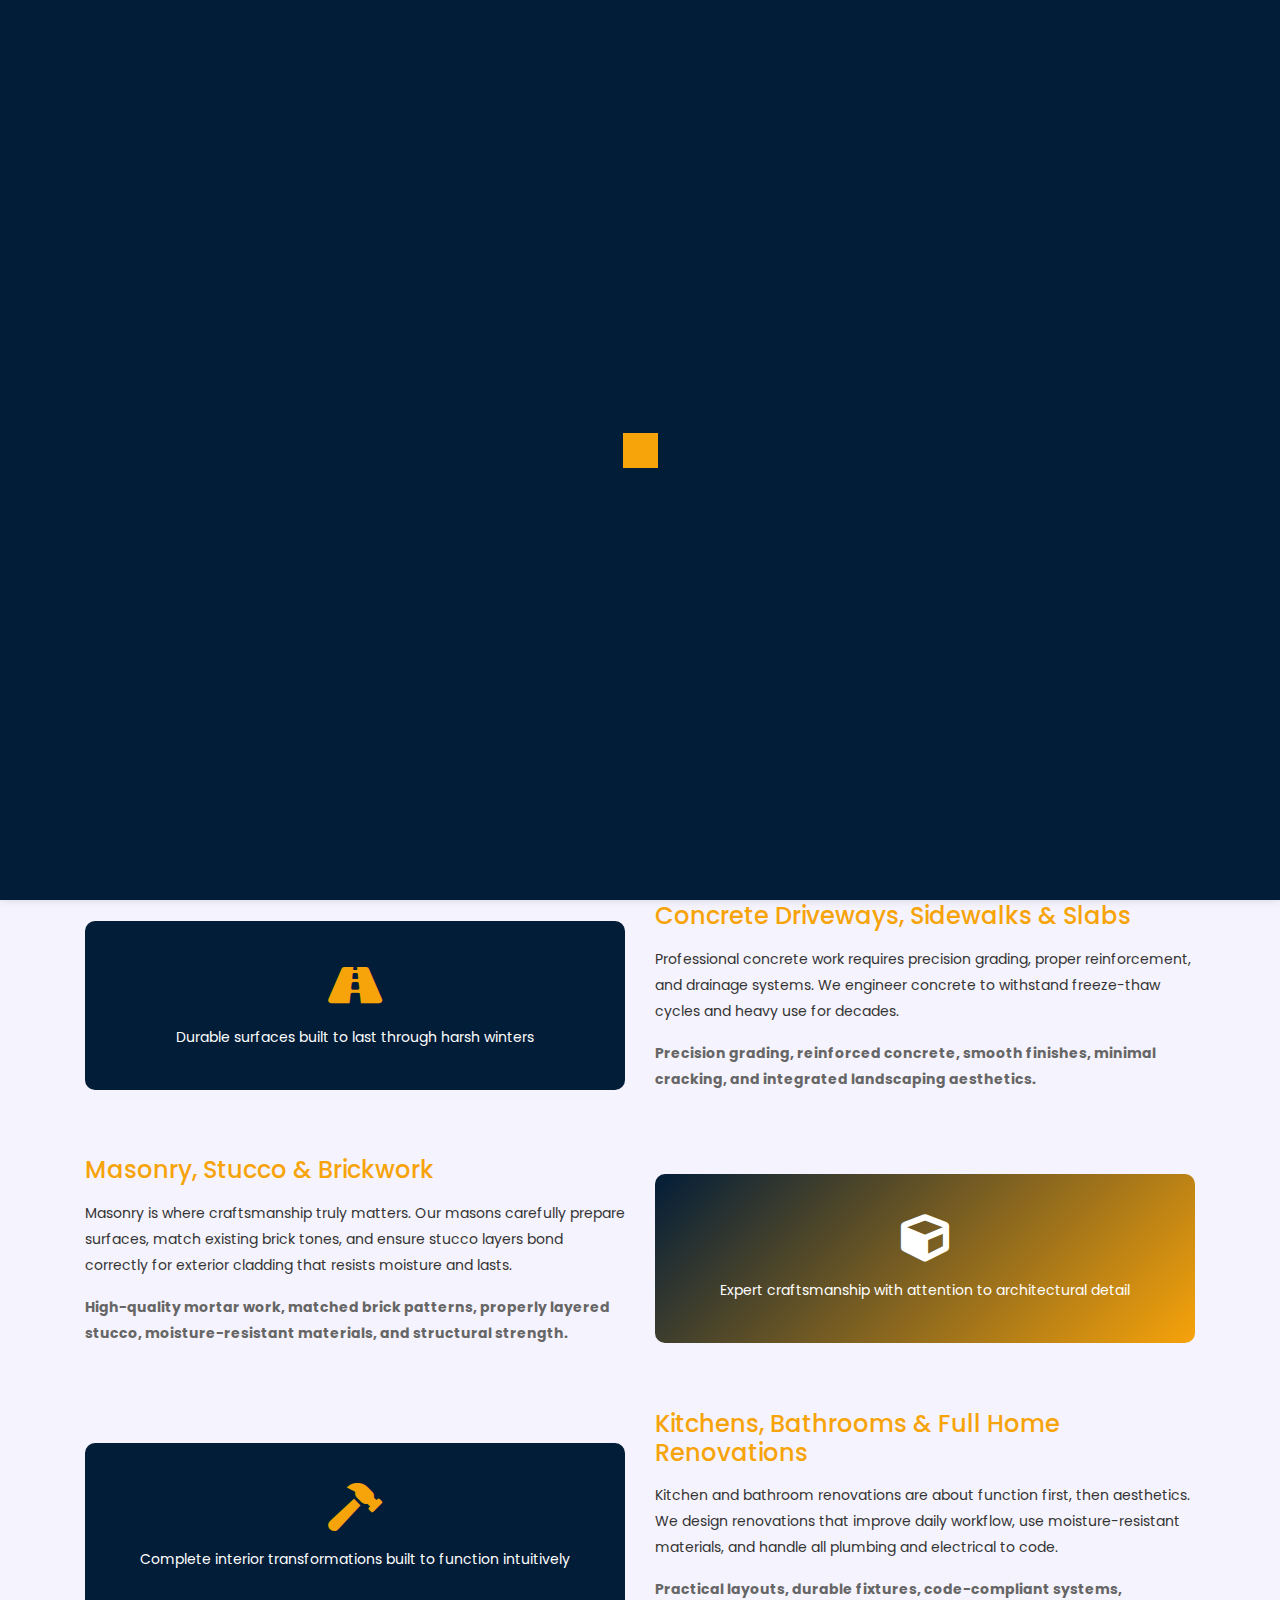
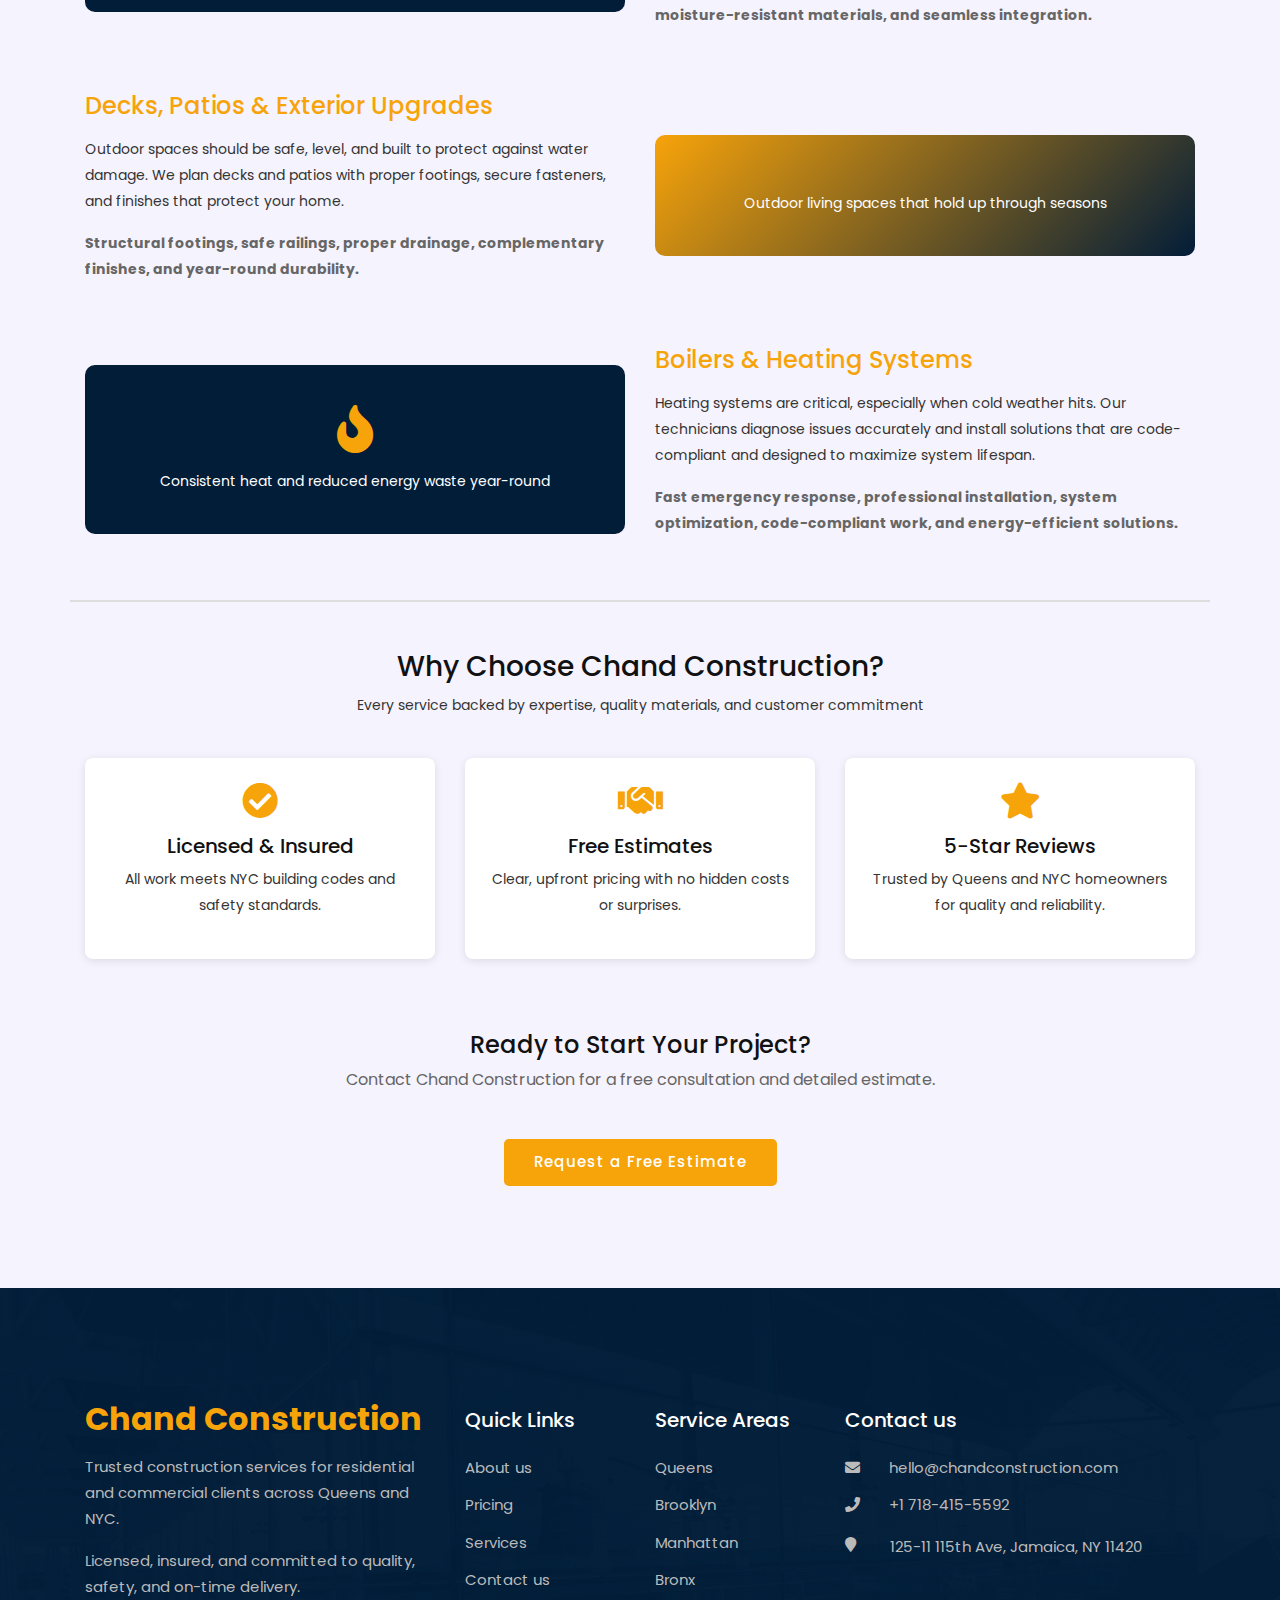
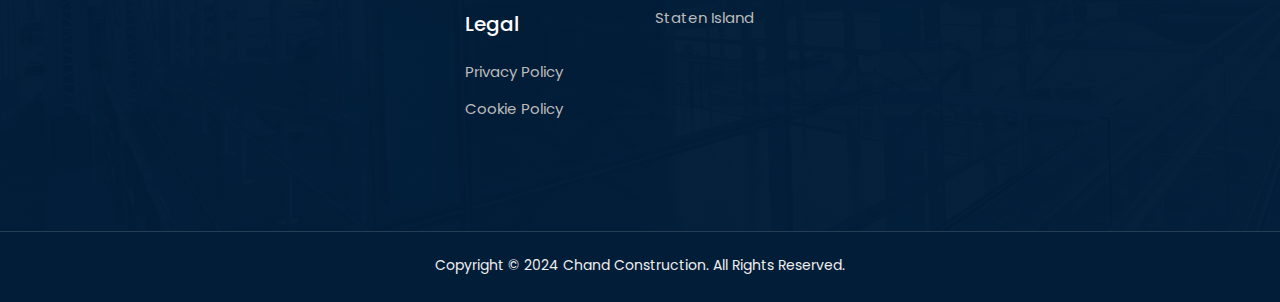
<file: services.html>
<!DOCTYPE html>
<html lang="en">
<head>
		<meta charset="UTF-8">
		<meta name="viewport" content="width=device-width, initial-scale=1.0">
		<title>Chand Construction - Construction Services</title>
		<link rel="icon" href="images/favicon.png">
		
		<link rel="stylesheet" href="css/bootstrap.min.css">
		<link rel="stylesheet" href="css/fontawesome.min.css">
		<link rel="stylesheet" href="css/fakeLoader.min.css">
		<link rel="stylesheet" href="css/hoverbuttons.css">
		<link rel="stylesheet" href="css/style.css">
	</head>
	<body>
		<!-- loader -->
		<div class="fakeLoader"></div>
		<!-- end loader -->
		
		<!-- navbar -->
		<nav class="navbar navbar-expand-md fixed-top">
			<div class="container-fluid">
				<a href="index.html" class="navbar-brand">CHAND</a>
				<span class="call">Call us +1 718-415-5592</span>
				<button class="navbar-toggler" type="button" data-toggle="collapse" data-target="#navbarSupportedContent" aria-controls="navbarSupportedContent" aria-expanded="false" aria-label="Toggle navigation">
				<i class="fa fa-bars"></i>
				</button>
				<div class="collapse navbar-collapse" id="navbarSupportedContent">
					<ul class="navbar-nav ml-auto">
						<li class="nav-item">
							<a class="nav-link" href="index.html">Home</a>
						</li>
						<li class="nav-item">
							<a class="nav-link" href="who-we-are.html">Who We Are</a>
						</li>
						<li class="nav-item">
							<a class="nav-link" href="services.html">Services</a>
						</li>
						<li class="nav-item">
							<a class="nav-link" href="index.html#our-work">Gallery</a>
						</li>
						<li class="nav-item">
							<a class="nav-link" href="estimates.html">Estimates & Pricing</a>
						</li>
						<li class="nav-item">
							<a class="nav-link" href="contact-us.html">Contact us</a>
						</li>
					</ul>
				</div>
			</div>
		</nav>
		<!-- end navbar -->
		<!-- end navbar -->

		<!-- header-title -->
		<div class="header-title">
			<div class="container">
				<h3>Our Services</h3>
			</div>
		</div>
		<!-- end header-title -->

		<!-- services -->
		<div class="services section bg-grey">
			<div class="container">
				<div class="title-section">
					<h3>Construction <span>Services</span></h3>
					<p>Comprehensive residential and commercial construction solutions across Queens and NYC.</p>
				</div>

				<!-- Roofing & Waterproofing -->
				<div class="row mb-5 align-items-center">
					<div class="col-md-6">
						<h4 style="color: #f7a30a; margin-bottom: 15px;">Roofing & Waterproofing</h4>
						<p>Chand Construction solves real roofing problems that homeowners have dealt with for years. Our detailed inspections identify hidden damage beneath visible leaks, and we install roofing systems engineered for long-term protection.</p>
						<p style="margin-top: 15px; font-size: 14px; color: #666;"><strong>Complete roof replacement, structural inspection, waterproofing, insurance documentation, and weather-resistant installation for NYC climate.</strong></p>
					</div>
					<div class="col-md-6">
						<div style="background: linear-gradient(135deg, #f7a30a 0%, #021d38 100%); padding: 40px; border-radius: 10px; color: #fff; text-align: center;">
							<i class="fa fa-umbrella" style="font-size: 48px; margin-bottom: 15px; display: block;"></i>
							<p style="color: #fff; margin: 0;">Professional protection against moisture and weather damage</p>
						</div>
					</div>
				</div>

				<!-- Concrete Driveways & Sidewalks -->
				<div class="row mb-5 align-items-center">
					<div class="col-md-6 order-md-2">
						<h4 style="color: #f7a30a; margin-bottom: 15px;">Concrete Driveways, Sidewalks & Slabs</h4>
						<p>Professional concrete work requires precision grading, proper reinforcement, and drainage systems. We engineer concrete to withstand freeze-thaw cycles and heavy use for decades.</p>
						<p style="margin-top: 15px; font-size: 14px; color: #666;"><strong>Precision grading, reinforced concrete, smooth finishes, minimal cracking, and integrated landscaping aesthetics.</strong></p>
					</div>
					<div class="col-md-6 order-md-1">
						<div style="background: #021d38; padding: 40px; border-radius: 10px; color: #fff; text-align: center;">
							<i class="fa fa-road" style="font-size: 48px; color: #f7a30a; margin-bottom: 15px; display: block;"></i>
							<p style="color: #fff; margin: 0;">Durable surfaces built to last through harsh winters</p>
						</div>
					</div>
				</div>

				<!-- Masonry & Brickwork -->
				<div class="row mb-5 align-items-center">
					<div class="col-md-6">
						<h4 style="color: #f7a30a; margin-bottom: 15px;">Masonry, Stucco & Brickwork</h4>
						<p>Masonry is where craftsmanship truly matters. Our masons carefully prepare surfaces, match existing brick tones, and ensure stucco layers bond correctly for exterior cladding that resists moisture and lasts.</p>
						<p style="margin-top: 15px; font-size: 14px; color: #666;"><strong>High-quality mortar work, matched brick patterns, properly layered stucco, moisture-resistant materials, and structural strength.</strong></p>
					</div>
					<div class="col-md-6">
						<div style="background: linear-gradient(135deg, #021d38 0%, #f7a30a 100%); padding: 40px; border-radius: 10px; color: #fff; text-align: center;">
							<i class="fa fa-cube" style="font-size: 48px; margin-bottom: 15px; display: block;"></i>
							<p style="color: #fff; margin: 0;">Expert craftsmanship with attention to architectural detail</p>
						</div>
					</div>
				</div>

				<!-- Kitchens, Bathrooms & Renovations -->
				<div class="row mb-5 align-items-center">
					<div class="col-md-6 order-md-2">
						<h4 style="color: #f7a30a; margin-bottom: 15px;">Kitchens, Bathrooms & Full Home Renovations</h4>
						<p>Kitchen and bathroom renovations are about function first, then aesthetics. We design renovations that improve daily workflow, use moisture-resistant materials, and handle all plumbing and electrical to code.</p>
						<p style="margin-top: 15px; font-size: 14px; color: #666;"><strong>Practical layouts, durable fixtures, code-compliant systems, moisture-resistant materials, and seamless integration.</strong></p>
					</div>
					<div class="col-md-6 order-md-1">
						<div style="background: #021d38; padding: 40px; border-radius: 10px; color: #fff; text-align: center;">
							<i class="fa fa-hammer" style="font-size: 48px; color: #f7a30a; margin-bottom: 15px; display: block;"></i>
							<p style="color: #fff; margin: 0;">Complete interior transformations built to function intuitively</p>
						</div>
					</div>
				</div>

				<!-- Decks, Patios & Exterior -->
				<div class="row mb-5 align-items-center">
					<div class="col-md-6">
						<h4 style="color: #f7a30a; margin-bottom: 15px;">Decks, Patios & Exterior Upgrades</h4>
						<p>Outdoor spaces should be safe, level, and built to protect against water damage. We plan decks and patios with proper footings, secure fasteners, and finishes that protect your home.</p>
						<p style="margin-top: 15px; font-size: 14px; color: #666;"><strong>Structural footings, safe railings, proper drainage, complementary finishes, and year-round durability.</strong></p>
					</div>
					<div class="col-md-6">
						<div style="background: linear-gradient(135deg, #f7a30a 0%, #021d38 100%); padding: 40px; border-radius: 10px; color: #fff; text-align: center;">
							<i class="fa fa-sun-o" style="font-size: 48px; margin-bottom: 15px; display: block;"></i>
							<p style="color: #fff; margin: 0;">Outdoor living spaces that hold up through seasons</p>
						</div>
					</div>
				</div>

				<!-- Boilers & Heating Systems -->
				<div class="row mb-5 align-items-center">
					<div class="col-md-6 order-md-2">
						<h4 style="color: #f7a30a; margin-bottom: 15px;">Boilers & Heating Systems</h4>
						<p>Heating systems are critical, especially when cold weather hits. Our technicians diagnose issues accurately and install solutions that are code-compliant and designed to maximize system lifespan.</p>
						<p style="margin-top: 15px; font-size: 14px; color: #666;"><strong>Fast emergency response, professional installation, system optimization, code-compliant work, and energy-efficient solutions.</strong></p>
					</div>
					<div class="col-md-6 order-md-1">
						<div style="background: #021d38; padding: 40px; border-radius: 10px; color: #fff; text-align: center;">
							<i class="fa fa-fire" style="font-size: 48px; color: #f7a30a; margin-bottom: 15px; display: block;"></i>
							<p style="color: #fff; margin: 0;">Consistent heat and reduced energy waste year-round</p>
						</div>
					</div>
				</div>

				<!-- Service Cards Summary -->
				<div class="row mt-5 pt-5" style="border-top: 2px solid #ddd;">
					<div class="col-md-12 text-center mb-4">
						<h3>Why Choose Chand Construction?</h3>
						<p>Every service backed by expertise, quality materials, and customer commitment</p>
					</div>
					<div class="col-md-4 mb-4">
						<div style="background: #fff; padding: 25px; border-radius: 8px; box-shadow: 0 2px 8px rgba(0,0,0,0.1); text-align: center;">
							<i class="fa fa-check-circle" style="font-size: 36px; color: #f7a30a; margin-bottom: 15px;"></i>
							<h5>Licensed & Insured</h5>
							<p>All work meets NYC building codes and safety standards.</p>
						</div>
					</div>
					<div class="col-md-4 mb-4">
						<div style="background: #fff; padding: 25px; border-radius: 8px; box-shadow: 0 2px 8px rgba(0,0,0,0.1); text-align: center;">
							<i class="fa fa-handshake" style="font-size: 36px; color: #f7a30a; margin-bottom: 15px;"></i>
							<h5>Free Estimates</h5>
							<p>Clear, upfront pricing with no hidden costs or surprises.</p>
						</div>
					</div>
					<div class="col-md-4 mb-4">
						<div style="background: #fff; padding: 25px; border-radius: 8px; box-shadow: 0 2px 8px rgba(0,0,0,0.1); text-align: center;">
							<i class="fa fa-star" style="font-size: 36px; color: #f7a30a; margin-bottom: 15px;"></i>
							<h5>5-Star Reviews</h5>
							<p>Trusted by Queens and NYC homeowners for quality and reliability.</p>
						</div>
					</div>
				</div>

				<!-- CTA -->
				<div class="row mt-5">
					<div class="col-md-12 text-center">
						<h4>Ready to Start Your Project?</h4>
						<p class="mb-4" style="font-size: 16px; color: #666;">Contact Chand Construction for a free consultation and detailed estimate.</p>
						<a href="contact-us.html" class="button hbtn hb-fill-right">Request a Free Estimate</a>
					</div>
				</div>
			</div>
		</div>
		<!-- end services -->

<!-- footer -->
		<footer>
			<div class="container">
				<div class="row">
					<div class="col-md-4 col-sm-8 col-12">
						<h6>Chand Construction</h6>
						<p>Trusted construction services for residential and commercial clients across Queens and NYC.</p>
						<p class="mb-0">Licensed, insured, and committed to quality, safety, and on-time delivery.</p>
					</div>
					<div class="col-md-2 col-sm-4 col-12">
						<h5>Quick Links</h5>
						<ul style="margin-bottom: 20px;">
							<li><a href="about.html">About us</a></li>
							<li><a href="pricing.html">Pricing</a></li>
							<li><a href="services.html">Services</a></li>
							<li><a href="contact-us.html">Contact us</a></li>
						</ul>
						<h5>Legal</h5>
						<ul>
							<li><a href="privacy-policy.html">Privacy Policy</a></li>
							<li><a href="cookie-policy.html">Cookie Policy</a></li>
						</ul>
					</div>
					<div class="col-md-2 col-sm-4 col-12">
						<h5>Service Areas</h5>
						<ul>
							<li><a href="https://maps.app.goo.gl/nzz3jS4N9i4VHWyM8">Queens</a></li>
							<li><a href="https://maps.app.goo.gl/PfAjyVajbMQNDp8TA">Brooklyn</a></li>
							<li><a href="https://maps.app.goo.gl/KY6R4WgVfcaWJ5246">Manhattan</a></li>
							<li><a href="https://maps.app.goo.gl/Tuj9ChVc8YfvgXKG6">Bronx</a></li>
							<li><a href="https://maps.app.goo.gl/rJeqp7gn3FoL5VST8">Staten Island</a></li>
						</ul>
					</div>
					<div class="col-md-4 col-sm-6 col-12">
						<h5>Contact us</h5>
						<ul>
							<li><i class="fa fa-envelope"></i> <a href="mailto:hello@chandconstruction.com?subject=Project%20Inquiry&body=Hello%20Chand%20Construction%2C%0A%0AI%27d%20like%20to%20request%20a%20quote%20for%20my%20project.%0A%0AThank%20you!">hello@chandconstruction.com</a></li>
							<li><i class="fa fa-phone"></i> <a href="tel:+17184155592">+1 718-415-5592</a></li>
							<li class="map"><i class="fa fa-map-marker"></i> <a href="https://maps.app.goo.gl/Kpq37mT3v1suk8f4A" target="_blank" rel="noopener noreferrer">125-11 115th Ave, Jamaica, NY 11420</a></li>
						</ul>
					</div>
				</div>
			</div>
		</footer>
		<!-- end footer -->
		<!-- footer bottom -->
		<div class="footer-bottom">
			<div class="container">
				<p>Copyright © 2024 Chand Construction. All Rights Reserved.</p>
			</div>
		</div>
		<!-- end footer bottom -->
		<!-- Cookie Banner -->
		<div id="cookieBanner" class="cookie-banner">
			<div class="cookie-container">
				<div class="cookie-content">
					<h5>We Use Cookies</h5>
					<p>We use cookies to enhance your experience, analyze site traffic, and serve personalized content. By continuing to use this site, you agree to our <a href="cookie-policy.html">Cookie Policy</a> and <a href="privacy-policy.html">Privacy Policy</a>.</p>
				</div>
				<div class="cookie-buttons">
					<button id="acceptCookies" class="btn btn-primary">Accept All</button>
					<button id="rejectCookies" class="btn btn-secondary">Reject</button>
				</div>
			</div>
		</div>
		
		<!-- script -->
		<script>
		document.addEventListener('DOMContentLoaded', () => {
			if (window.location.hash === '#our-work') {
			const el = document.getElementById('our-work');
			if (el) {
				el.scrollIntoView({ behavior: 'smooth' });
			}
			}
		});
		</script>
		<script src="js/jquery.min.js"></script>
		<script src="js/bootstrap.min.js"></script>
		<script src="js/fakeLoader.min.js"></script>
		<script src="js/main.js"></script>
		<!-- Cookie Banner Script -->
		<script>
		function initCookieBanner() {
			const banner = document.getElementById('cookieBanner');
			const acceptBtn = document.getElementById('acceptCookies');
			const rejectBtn = document.getElementById('rejectCookies');
			
			if (!localStorage.getItem('cookieConsent')) {
				banner.classList.add('show');
			}
			
			acceptBtn.addEventListener('click', () => {
				localStorage.setItem('cookieConsent', 'accepted');
				banner.classList.remove('show');
			});
			
			rejectBtn.addEventListener('click', () => {
				localStorage.setItem('cookieConsent', 'rejected');
				banner.classList.remove('show');
			});
		}

		document.addEventListener('DOMContentLoaded', initCookieBanner);
		</script>
	</body>
</html>
</file>
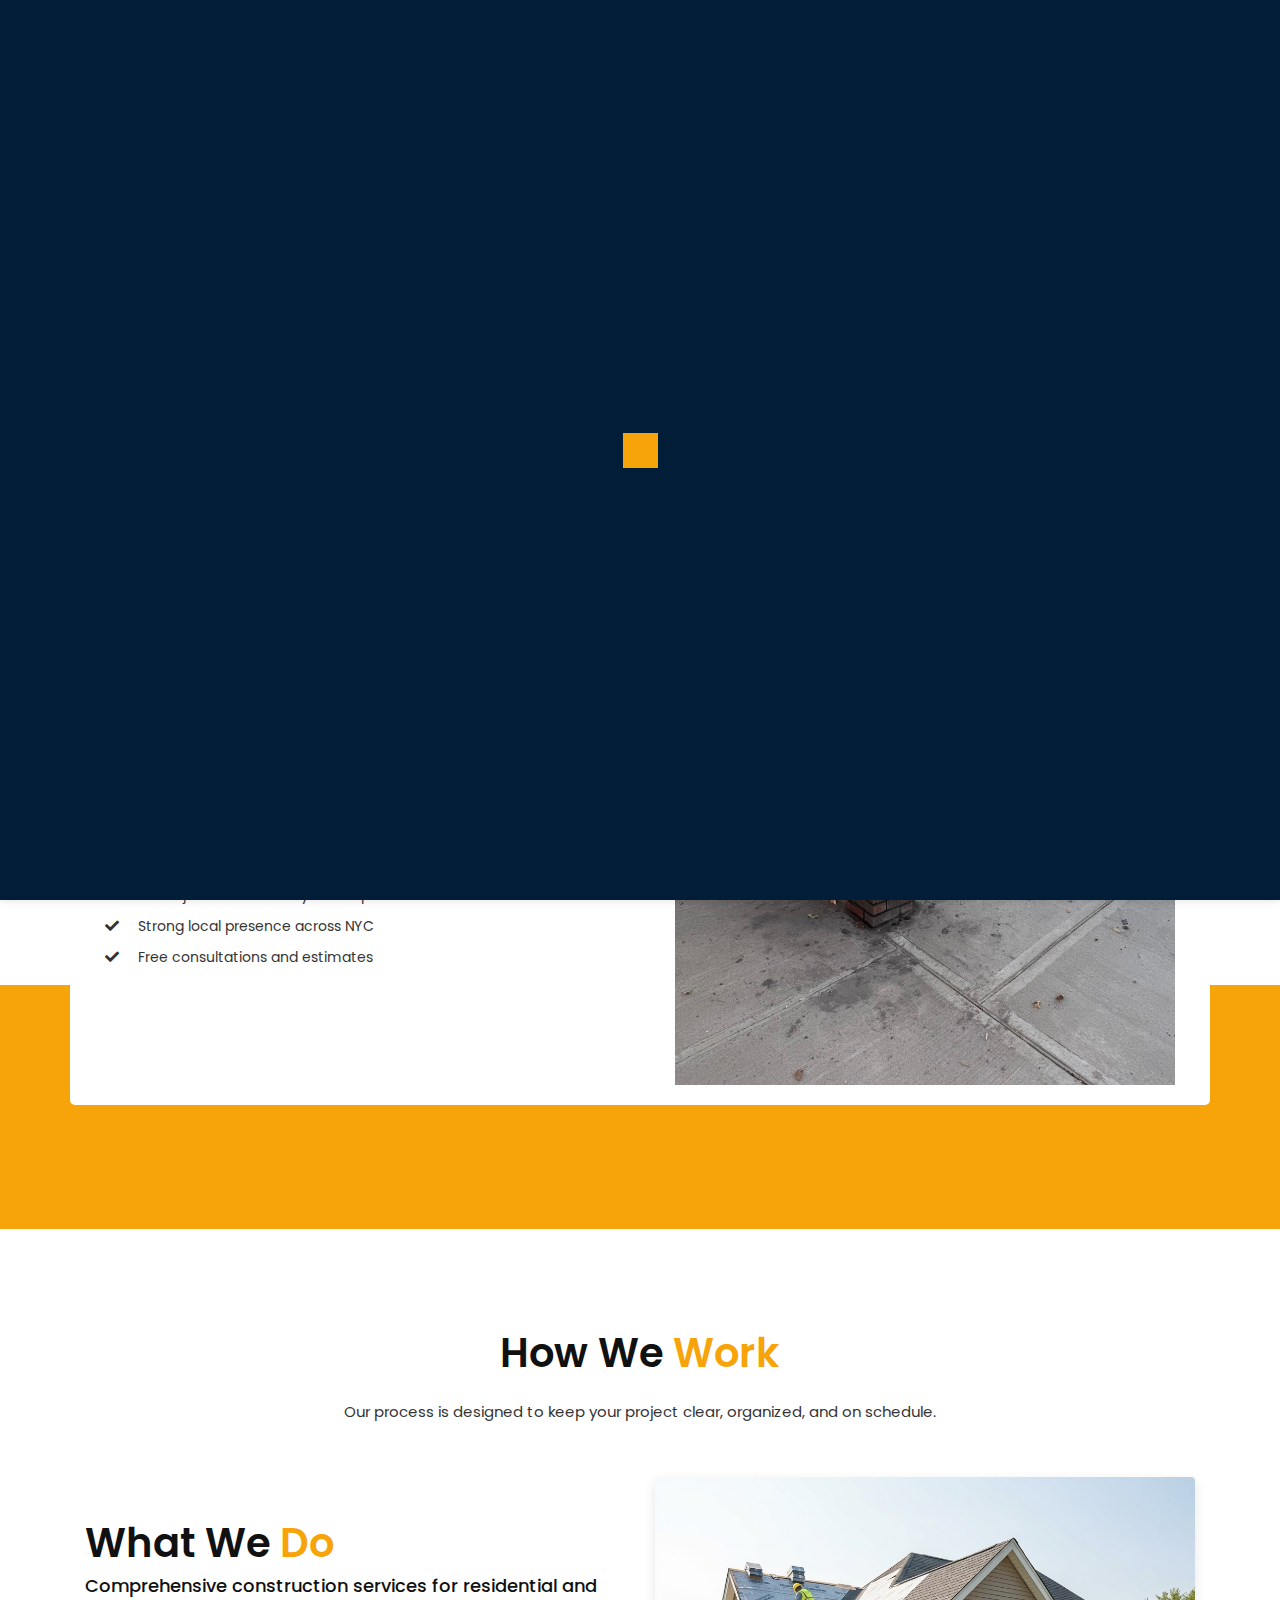
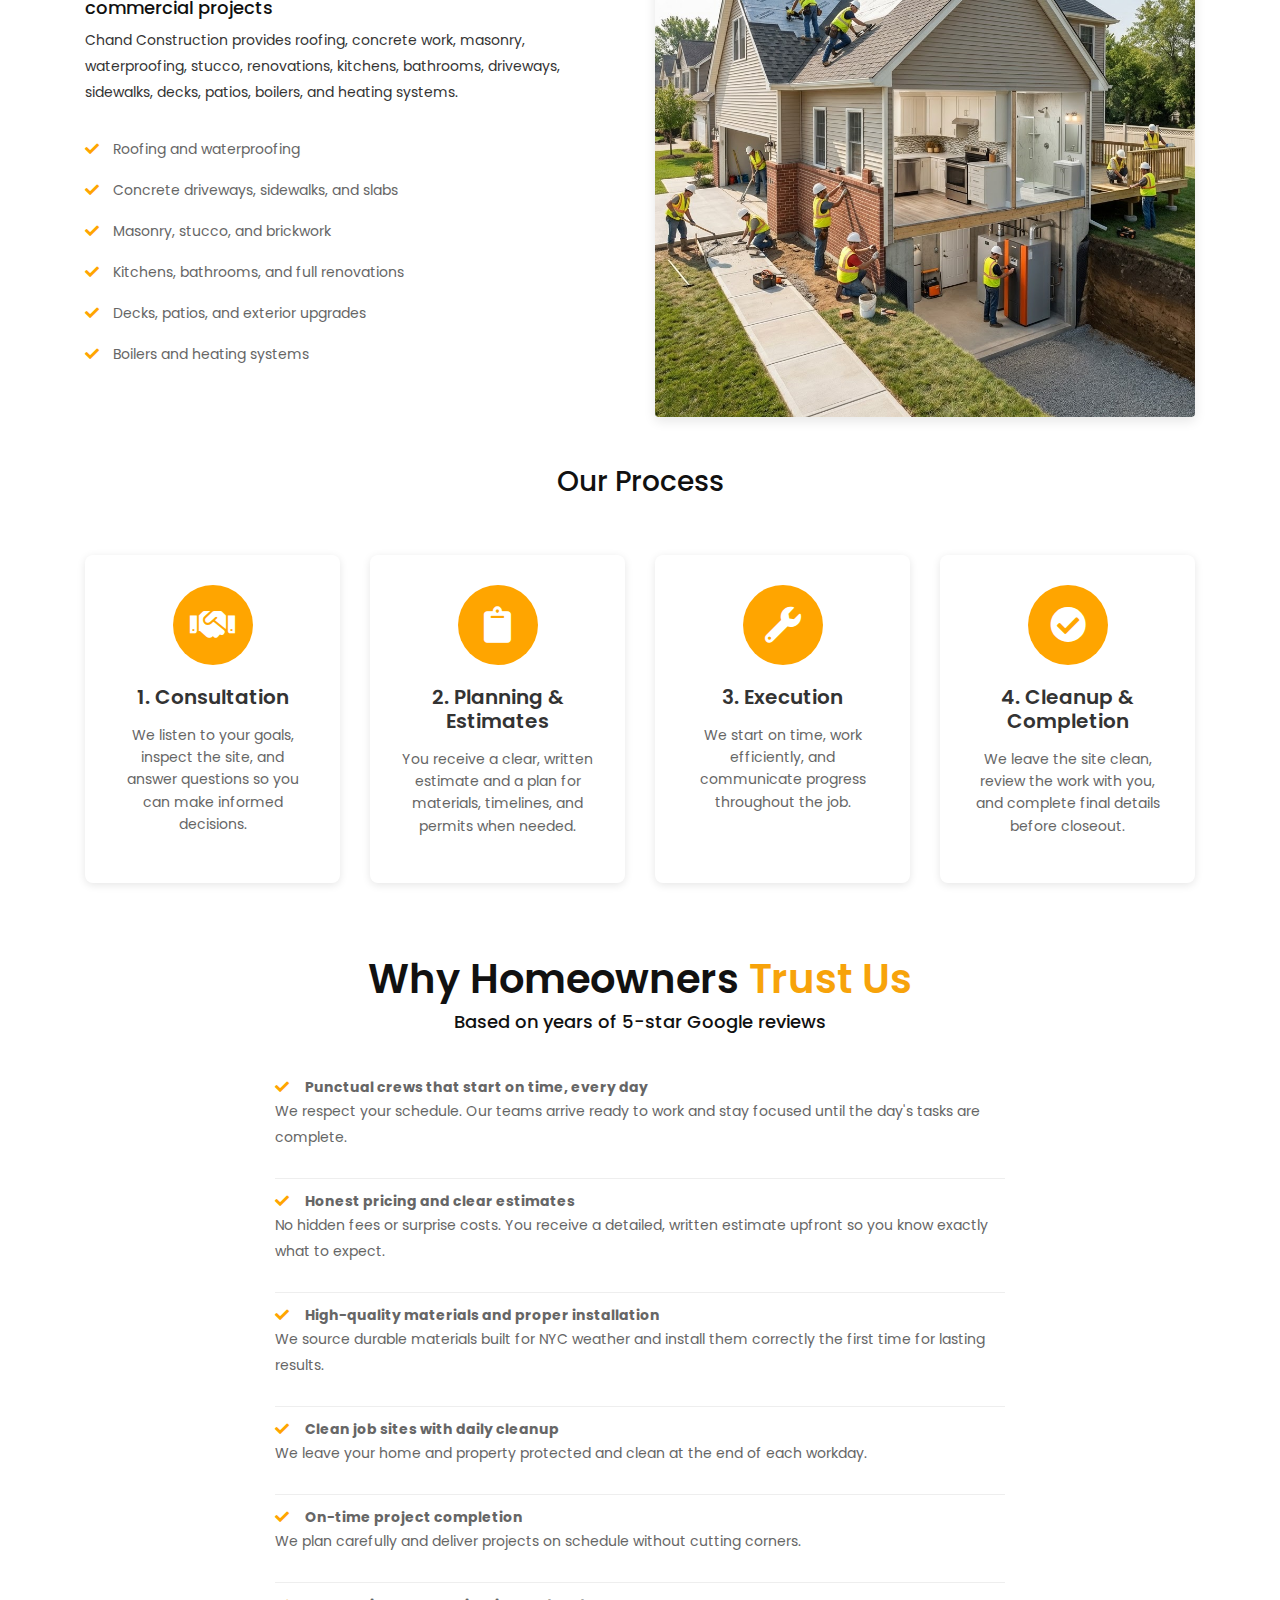
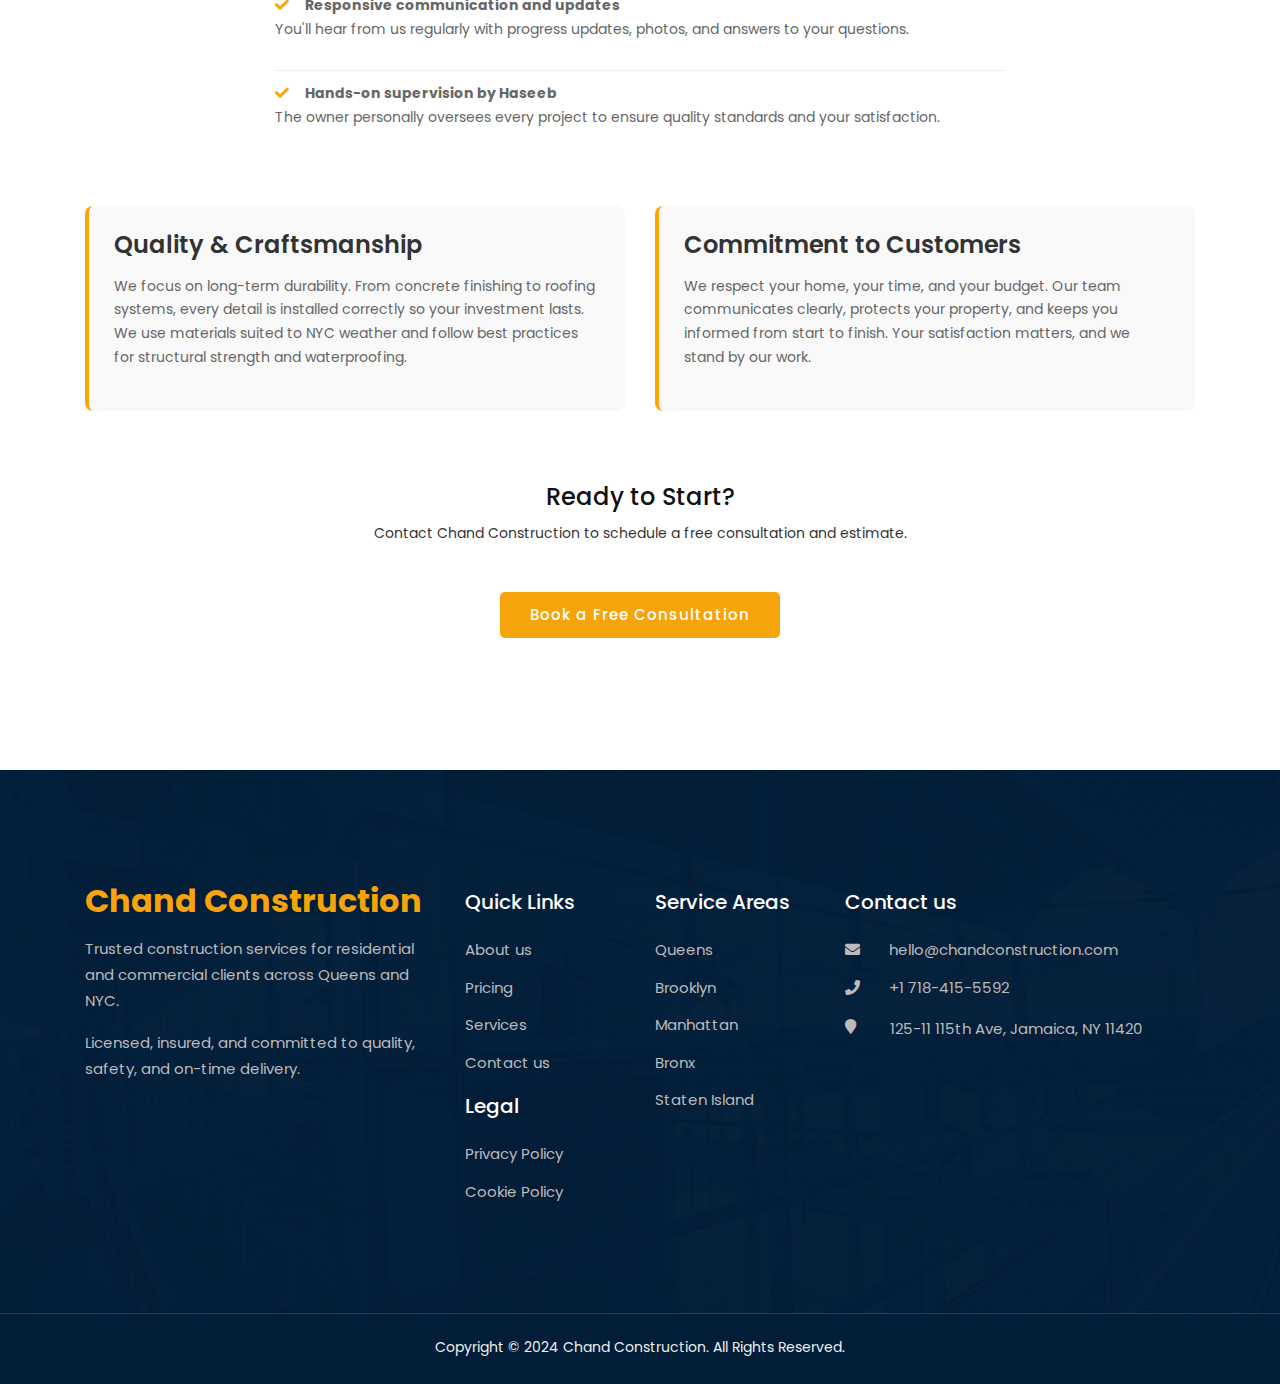
<file: who-we-are.html>
<!DOCTYPE html>
<html lang="en">
<head>
		<meta charset="UTF-8">
		<meta name="viewport" content="width=device-width, initial-scale=1.0">
		<title>Chand Construction - About Us</title>
		<link rel="icon" href="images/favicon.png">
		
		<link rel="stylesheet" href="css/bootstrap.min.css">
		<link rel="stylesheet" href="css/fontawesome.min.css">
		<link rel="stylesheet" href="css/fakeLoader.min.css">
		<link rel="stylesheet" href="css/hoverbuttons.css">
		<link rel="stylesheet" href="css/style.css">
	</head>
	<body>
		<!-- loader -->
		<div class="fakeLoader"></div>
		<!-- end loader -->
		
		<!-- navbar -->
		<nav class="navbar navbar-expand-md fixed-top">
			<div class="container-fluid">
				<a href="index.html" class="navbar-brand">CHAND</a>
				<span class="call">Call us +1 718-415-5592</span>
				<button class="navbar-toggler" type="button" data-toggle="collapse" data-target="#navbarSupportedContent" aria-controls="navbarSupportedContent" aria-expanded="false" aria-label="Toggle navigation">
				<i class="fa fa-bars"></i>
				</button>
				<div class="collapse navbar-collapse" id="navbarSupportedContent">
					<ul class="navbar-nav ml-auto">
						<li class="nav-item">
							<a class="nav-link" href="index.html">Home</a>
						</li>
						<li class="nav-item">
							<a class="nav-link" href="who-we-are.html">Who We Are</a>
						</li>
						<li class="nav-item">
							<a class="nav-link" href="services.html">Services</a>
						</li>
						<li class="nav-item">
							<a class="nav-link" href="index.html#our-work">Gallery</a>
						</li>
						<li class="nav-item">
							<a class="nav-link" href="estimates.html">Estimates & Pricing</a>
						</li>
						<li class="nav-item">
							<a class="nav-link" href="contact-us.html">Contact us</a>
						</li>
					</ul>
				</div>
			</div>
		</nav>
		<!-- end navbar -->
		
		<!-- header-title -->
		<div class="header-title">
			<div class="container">
				<h3>About Chand Construction</h3>
			</div>
		</div>
		<!-- end header-title -->

		<!-- about -->
		<div class="about">
			<div class="container">
				<div class="row">
					<div class="col-md-6">
						<div class="content">
							<div class="title-section-left">
								<h3>Trusted <span>NYC Builders</span></h3>
								<h6>Residential and commercial construction</h6>
							</div>
							<p>Chand Construction is a residential and commercial construction company serving Queens, Brooklyn, and nearby NYC neighborhoods. We handle projects of all sizes, from small repairs to full home renovations, and we are known for dependable scheduling, clean job sites, and durable work.</p>
							<p>Every project is supervised by the owner, Haseeb. Clients regularly mention his clear communication, hands-on involvement, and honest estimates. We also manage permits and inspections when required by DOB and DOT so your project stays compliant.</p>
							<ul>
								<li><i class="fa fa-check"></i> Owner-led supervision on every project</li>
								<li><i class="fa fa-check"></i> Honest pricing with clear, written estimates</li>
								<li><i class="fa fa-check"></i> High-quality materials and correct installation</li>
								<li><i class="fa fa-check"></i> Clean job sites with daily cleanup</li>
								<li><i class="fa fa-check"></i> Strong local presence across NYC</li>
								<li><i class="fa fa-check"></i> Free consultations and estimates</li>
							</ul>
						</div>
					</div>
					<div class="col-md-6">
						<div class="content-image">
							<img src="images/about-us.jpg" alt="Chand Construction team" class="w-100">
						</div>
					</div>
				</div>
			</div>
			<div class="bg-style"></div>
		</div>
		<!-- end about -->

		<!-- features -->
		<div class="features section">
			<div class="container">
				<div class="title-section">
					<h3>How We <span>Work</span></h3>
					<p>Our process is designed to keep your project clear, organized, and on schedule.</p>
				</div>

				<!-- What We Do Section -->
				<div class="row mt-5 mb-5 align-items-center">
					<div class="col-md-6">
						<div class="title-section-left">
							<h3>What We <span>Do</span></h3>
							<h6>Comprehensive construction services for residential and commercial projects</h6>
						</div>
						<p class="mb-4">Chand Construction provides roofing, concrete work, masonry, waterproofing, stucco, renovations, kitchens, bathrooms, driveways, sidewalks, decks, patios, boilers, and heating systems.</p>
						<ul class="services-list">
							<li><i class="fa fa-check"></i> Roofing and waterproofing</li>
							<li><i class="fa fa-check"></i> Concrete driveways, sidewalks, and slabs</li>
							<li><i class="fa fa-check"></i> Masonry, stucco, and brickwork</li>
							<li><i class="fa fa-check"></i> Kitchens, bathrooms, and full renovations</li>
							<li><i class="fa fa-check"></i> Decks, patios, and exterior upgrades</li>
							<li><i class="fa fa-check"></i> Boilers and heating systems</li>
						</ul>
					</div>
					<div class="col-md-6">
						<img src="images/what-we-do.png" alt="Chand Construction Services" class="w-100 rounded" style="box-shadow: 0 4px 12px rgba(0, 0, 0, 0.1);">
					</div>
				</div>

				<!-- Process Steps -->
				<div class="row mt-5 mb-5">
					<div class="col-md-12 mb-5">
						<h3 class="text-center">Our <span>Process</span></h3>
					</div>
					<div class="col-md-3 mb-4">
						<div class="process-card">
							<div class="process-icon-wrapper">
								<i class="fas fa-handshake"></i>
							</div>
							<h5>1. Consultation</h5>
							<p>We listen to your goals, inspect the site, and answer questions so you can make informed decisions.</p>
						</div>
					</div>
					<div class="col-md-3 mb-4">
						<div class="process-card">
							<div class="process-icon-wrapper">
								<i class="fa fa-clipboard"></i>
							</div>
							<h5>2. Planning & Estimates</h5>
							<p>You receive a clear, written estimate and a plan for materials, timelines, and permits when needed.</p>
						</div>
					</div>
					<div class="col-md-3 mb-4">
						<div class="process-card">
							<div class="process-icon-wrapper">
								<i class="fa fa-wrench"></i>
							</div>
							<h5>3. Execution</h5>
							<p>We start on time, work efficiently, and communicate progress throughout the job.</p>
						</div>
					</div>
					<div class="col-md-3 mb-4">
						<div class="process-card">
							<div class="process-icon-wrapper">
								<i class="fa fa-check-circle"></i>
							</div>
							<h5>4. Cleanup & Completion</h5>
							<p>We leave the site clean, review the work with you, and complete final details before closeout.</p>
						</div>
					</div>
				</div>

				<!-- Why Trust Us -->
				<div class="row mt-5 mb-5">
					<div class="col-md-12 mb-4 text-center">
						<div class="title-section-left">
							<h3>Why Homeowners <span>Trust Us</span></h3>
							<h6>Based on years of 5-star Google reviews</h6>
						</div>
					</div>
					<div class="col-md-8 offset-md-2">
						<ul class="trust-list">
							<li>
								<i class="fa fa-check"></i> 
								<strong>Punctual crews that start on time, every day</strong>
								<p class="trust-description">We respect your schedule. Our teams arrive ready to work and stay focused until the day's tasks are complete.</p>
							</li>
							<li>
								<i class="fa fa-check"></i> 
								<strong>Honest pricing and clear estimates</strong>
								<p class="trust-description">No hidden fees or surprise costs. You receive a detailed, written estimate upfront so you know exactly what to expect.</p>
							</li>
							<li>
								<i class="fa fa-check"></i> 
								<strong>High-quality materials and proper installation</strong>
								<p class="trust-description">We source durable materials built for NYC weather and install them correctly the first time for lasting results.</p>
							</li>
							<li>
								<i class="fa fa-check"></i> 
								<strong>Clean job sites with daily cleanup</strong>
								<p class="trust-description">We leave your home and property protected and clean at the end of each workday.</p>
							</li>
							<li>
								<i class="fa fa-check"></i> 
								<strong>On-time project completion</strong>
								<p class="trust-description">We plan carefully and deliver projects on schedule without cutting corners.</p>
							</li>
							<li>
								<i class="fa fa-check"></i> 
								<strong>Responsive communication and updates</strong>
								<p class="trust-description">You'll hear from us regularly with progress updates, photos, and answers to your questions.</p>
							</li>
							<li>
								<i class="fa fa-check"></i> 
								<strong>Hands-on supervision by Haseeb</strong>
								<p class="trust-description">The owner personally oversees every project to ensure quality standards and your satisfaction.</p>
							</li>
						</ul>
					</div>
				</div>

				<!-- Quality & Commitment -->
				<div class="row mt-5 mb-5">
					<div class="col-md-6 mb-4">
						<div class="quality-card">
							<h4>Quality & Craftsmanship</h4>
							<p>We focus on long-term durability. From concrete finishing to roofing systems, every detail is installed correctly so your investment lasts. We use materials suited to NYC weather and follow best practices for structural strength and waterproofing.</p>
						</div>
					</div>
					<div class="col-md-6 mb-4">
						<div class="quality-card">
							<h4>Commitment to Customers</h4>
							<p>We respect your home, your time, and your budget. Our team communicates clearly, protects your property, and keeps you informed from start to finish. Your satisfaction matters, and we stand by our work.</p>
						</div>
					</div>
				</div>

				<!-- CTA -->
				<div class="row mt-5">
					<div class="col-md-12 text-center">
						<h4>Ready to Start?</h4>
						<p class="mb-4">Contact Chand Construction to schedule a free consultation and estimate.</p>
						<a href="https://calendly.com/mhaseeb-chandconstructions/30min" class="button hbtn hb-fill-right">Book a Free Consultation</a>
					</div>
				</div>
			</div>
		</div>
		<!-- end features -->

		<style>
			.process-card {
				background: #fff;
				border-radius: 8px;
				padding: 30px;
				text-align: center;
				box-shadow: 0 2px 8px rgba(0, 0, 0, 0.1);
				transition: all 0.3s ease;
				height: 100%;
			}

			.process-card:hover {
				box-shadow: 0 8px 16px rgba(0, 0, 0, 0.15);
				transform: translateY(-5px);
			}

			.process-icon-wrapper {
				width: 80px;
				height: 80px;
				background: #FFA500;
				border-radius: 50%;
				display: flex;
				align-items: center;
				justify-content: center;
				margin: 0 auto 20px;
				font-size: 36px;
				color: white;
			}

			.process-card h5 {
				font-weight: 600;
				margin-bottom: 15px;
				color: #333;
			}

			.process-card p {
				color: #666;
				font-size: 14px;
				line-height: 1.6;
			}

			.quality-card {
				background: #f9f9f9;
				padding: 25px;
				border-radius: 8px;
				border-left: 4px solid #FFA500;
			}

			.quality-card h4 {
				color: #333;
				margin-bottom: 15px;
				font-weight: 600;
			}

			.quality-card p {
				color: #666;
				line-height: 1.7;
			}

			.services-list {
				list-style: none;
				padding: 0;
			}

			.services-list li {
				padding: 10px 0;
				color: #666;
			}

			.services-list i {
				color: #FFA500;
				margin-right: 10px;
				font-weight: bold;
			}

			.trust-list {
				list-style: none;
				padding: 0;
			}

			.trust-list li {
				padding: 12px 0;
				color: #666;
				border-bottom: 1px solid #eee;
			}

			.trust-list li:last-child {
				border-bottom: none;
			}

			.trust-list i {
				color: #FFA500;
				margin-right: 12px;
				font-weight: bold;
			}
		</style>


		<!-- footer -->
		<footer>
			<div class="container">
				<div class="row">
					<div class="col-md-4 col-sm-8 col-12">
						<h6>Chand Construction</h6>
						<p>Trusted construction services for residential and commercial clients across Queens and NYC.</p>
						<p class="mb-0">Licensed, insured, and committed to quality, safety, and on-time delivery.</p>
					</div>
					<div class="col-md-2 col-sm-4 col-12">
						<h5>Quick Links</h5>
						<ul style="margin-bottom: 20px;">
							<li><a href="about.html">About us</a></li>
							<li><a href="pricing.html">Pricing</a></li>
							<li><a href="services.html">Services</a></li>
							<li><a href="contact-us.html">Contact us</a></li>
						</ul>
						<h5>Legal</h5>
						<ul>
							<li><a href="privacy-policy.html">Privacy Policy</a></li>
							<li><a href="cookie-policy.html">Cookie Policy</a></li>
						</ul>
					</div>
					<div class="col-md-2 col-sm-4 col-12">
						<h5>Service Areas</h5>
						<ul>
							<li><a href="https://maps.app.goo.gl/nzz3jS4N9i4VHWyM8">Queens</a></li>
							<li><a href="https://maps.app.goo.gl/PfAjyVajbMQNDp8TA">Brooklyn</a></li>
							<li><a href="https://maps.app.goo.gl/KY6R4WgVfcaWJ5246">Manhattan</a></li>
							<li><a href="https://maps.app.goo.gl/Tuj9ChVc8YfvgXKG6">Bronx</a></li>
							<li><a href="https://maps.app.goo.gl/rJeqp7gn3FoL5VST8">Staten Island</a></li>
						</ul>
					</div>
					<div class="col-md-4 col-sm-6 col-12">
						<h5>Contact us</h5>
						<ul>
							<li><i class="fa fa-envelope"></i> <a href="mailto:hello@chandconstruction.com?subject=Project%20Inquiry&body=Hello%20Chand%20Construction%2C%0A%0AI%27d%20like%20to%20request%20a%20quote%20for%20my%20project.%0A%0AThank%20you!">hello@chandconstruction.com</a></li>
							<li><i class="fa fa-phone"></i> <a href="tel:+17184155592">+1 718-415-5592</a></li>
							<li class="map"><i class="fa fa-map-marker"></i> <a href="https://maps.app.goo.gl/Kpq37mT3v1suk8f4A" target="_blank" rel="noopener noreferrer">125-11 115th Ave, Jamaica, NY 11420</a></li>
						</ul>
					</div>
				</div>
			</div>
		</footer>
		<!-- end footer -->
		<!-- footer bottom -->
		<div class="footer-bottom">
			<div class="container">
				<p>Copyright © 2024 Chand Construction. All Rights Reserved.</p>
			</div>
		</div>
		<!-- end footer bottom -->
		<!-- Cookie Banner -->
		<div id="cookieBanner" class="cookie-banner">
			<div class="cookie-container">
				<div class="cookie-content">
					<h5>We Use Cookies</h5>
					<p>We use cookies to enhance your experience, analyze site traffic, and serve personalized content. By continuing to use this site, you agree to our <a href="cookie-policy.html">Cookie Policy</a> and <a href="privacy-policy.html">Privacy Policy</a>.</p>
				</div>
				<div class="cookie-buttons">
					<button id="acceptCookies" class="btn btn-primary">Accept All</button>
					<button id="rejectCookies" class="btn btn-secondary">Reject</button>
				</div>
			</div>
		</div>
		
		<!-- script -->
		<script>
		document.addEventListener('DOMContentLoaded', () => {
			if (window.location.hash === '#our-work') {
			const el = document.getElementById('our-work');
			if (el) {
				el.scrollIntoView({ behavior: 'smooth' });
			}
			}
		});
		</script>
		<script src="js/jquery.min.js"></script>
		<script src="js/bootstrap.min.js"></script>
		<script src="js/fakeLoader.min.js"></script>
		<script src="js/main.js"></script>
		<!-- Cookie Banner Script -->
		<script>
		function initCookieBanner() {
			const banner = document.getElementById('cookieBanner');
			const acceptBtn = document.getElementById('acceptCookies');
			const rejectBtn = document.getElementById('rejectCookies');
			
			if (!localStorage.getItem('cookieConsent')) {
				banner.classList.add('show');
			}
			
			acceptBtn.addEventListener('click', () => {
				localStorage.setItem('cookieConsent', 'accepted');
				banner.classList.remove('show');
			});
			
			rejectBtn.addEventListener('click', () => {
				localStorage.setItem('cookieConsent', 'rejected');
				banner.classList.remove('show');
			});
		}

		document.addEventListener('DOMContentLoaded', initCookieBanner);
		</script>
	</body>
</html>
</file>
<file: css/hoverbuttons.css>
.hbtn {
  position: relative;
  box-sizing: border-box;
  display: inline-block;
  overflow: hidden;
  padding: 8px 20px;
  margin: 0 3px 6px 3px;
  text-align: center;
  border: solid 2px #ffffff;
  text-decoration: none;
  color: #ffffff;
  white-space: nowrap;
  z-index: 0;
}

.hbtn i {
  padding-right: 8px;
}

.hpill {
  border-radius: 50px;
}

.hbtn.hb-fill-on:before {
  position: absolute;
  content: '';
  background: #ffffff;
  transition-duration: .3s;
  z-index: -1;
  top: 0;
  right: auto;
  bottom: auto;
  left: 0;
  width: 100%;
  height: 100%;
  opacity: 0;
}

.hbtn.hb-fill-on:hover:before {
  width: 100%;
  height: 100%;
  opacity: 1;
}

.hbtn.hb-fill-bottom:before {
  position: absolute;
  content: '';
  background: #ffffff;
  transition-duration: .3s;
  z-index: -1;
  top: 0;
  right: auto;
  bottom: auto;
  left: 0;
  width: 100%;
  height: 0;
  opacity: 1;
}

.hbtn.hb-fill-bottom:hover:before {
  width: 100%;
  height: 100%;
  opacity: 1;
}

.hbtn.hb-fill-left:before {
  position: absolute;
  content: '';
  background: #ffffff;
  transition-duration: .3s;
  z-index: -1;
  top: 0;
  right: 0;
  bottom: auto;
  left: auto;
  width: 0;
  height: 100%;
  opacity: 1;
}

.hbtn.hb-fill-left:hover:before {
  width: 100%;
  height: 100%;
  opacity: 1;
}

.hbtn.hb-fill-top:before {
  position: absolute;
  content: '';
  background: #ffffff;
  transition-duration: .3s;
  z-index: -1;
  top: auto;
  right: auto;
  bottom: 0;
  left: 0;
  width: 100%;
  height: 0;
  opacity: 1;
}

.hbtn.hb-fill-top:hover:before {
  width: 100%;
  height: 100%;
  opacity: 1;
}

.hbtn.hb-fill-right:before {
  position: absolute;
  content: '';
  background: #ffffff;
  transition-duration: .3s;
  z-index: -1;
  top: 0;
  right: auto;
  bottom: auto;
  left: 0;
  width: 0;
  height: 100%;
  opacity: 1;
}

.hbtn.hb-fill-right:hover:before {
  width: 100%;
  height: 100%;
  opacity: 1;
}

.hbtn.hb-fill-middle:before {
  position: absolute;
  content: '';
  background: #ffffff;
  transition-duration: .3s;
  z-index: -1;
  top: auto;
  right: auto;
  bottom: 0;
  left: 0;
  width: 100%;
  height: 0;
  opacity: 1;
}

.hbtn.hb-fill-middle:hover:before {
  width: 100%;
  height: 50%;
  opacity: 1;
}

.hbtn.hb-fill-middle2:before {
  position: absolute;
  content: '';
  background: #ffffff;
  transition-duration: .3s;
  z-index: -1;
  top: 0;
  right: 0;
  bottom: auto;
  left: auto;
  width: 0;
  height: 100%;
  opacity: 1;
}

.hbtn.hb-fill-middle2:hover:before {
  width: 50%;
  height: 100%;
  opacity: 1;
}

.hbtn.hb-fill-on-rev:before {
  position: absolute;
  content: '';
  background: #ffffff;
  transition-duration: .3s;
  z-index: -1;
  top: 0;
  right: auto;
  bottom: auto;
  left: 0;
  width: 100%;
  height: 100%;
  opacity: 1;
}

.hbtn.hb-fill-on-rev:hover:before {
  width: 100%;
  height: 100%;
  opacity: 0;
}

.hbtn.hb-fill-bottom-rev:before {
  position: absolute;
  content: '';
  background: #ffffff;
  transition-duration: .3s;
  z-index: -1;
  top: 0;
  right: auto;
  bottom: auto;
  left: 0;
  width: 100%;
  height: 100%;
  opacity: 1;
}

.hbtn.hb-fill-bottom-rev:hover:before {
  width: 100%;
  height: 0;
  opacity: 1;
}

.hbtn.hb-fill-left-rev:before {
  position: absolute;
  content: '';
  background: #ffffff;
  transition-duration: .3s;
  z-index: -1;
  top: 0;
  right: 0;
  bottom: auto;
  left: auto;
  width: 100%;
  height: 100%;
  opacity: 1;
}

.hbtn.hb-fill-left-rev:hover:before {
  width: 0;
  height: 100%;
  opacity: 1;
}

.hbtn.hb-fill-top-rev:before {
  position: absolute;
  content: '';
  background: #ffffff;
  transition-duration: .3s;
  z-index: -1;
  top: auto;
  right: auto;
  bottom: 0;
  left: 0;
  width: 100%;
  height: 100%;
  opacity: 1;
}

.hbtn.hb-fill-top-rev:hover:before {
  width: 100%;
  height: 0;
  opacity: 1;
}

.hbtn.hb-fill-right-rev:before {
  position: absolute;
  content: '';
  background: #ffffff;
  transition-duration: .3s;
  z-index: -1;
  top: 0;
  right: auto;
  bottom: auto;
  left: 0;
  width: 100%;
  height: 100%;
  opacity: 1;
}

.hbtn.hb-fill-right-rev:hover:before {
  width: 0;
  height: 100%;
  opacity: 1;
}

.hbtn.hb-fill-middle-rev:before {
  position: absolute;
  content: '';
  background: #ffffff;
  transition-duration: .3s;
  z-index: -1;
  top: auto;
  right: auto;
  bottom: 0;
  left: 0;
  width: 100%;
  height: 50%;
  opacity: 1;
}

.hbtn.hb-fill-middle-rev:hover:before {
  width: 100%;
  height: 0%;
  opacity: 1;
}

.hbtn.hb-fill-middle2-rev:before {
  position: absolute;
  content: '';
  background: #ffffff;
  transition-duration: .3s;
  z-index: -1;
  top: 0;
  right: 0;
  bottom: auto;
  left: auto;
  width: 50%;
  height: 100%;
  opacity: 1;
}

.hbtn.hb-fill-middle2-rev:hover:before {
  width: 0;
  height: 100%;
  opacity: 1;
}

.hb-fill-top, .hb-fill-right, .hb-fill-bottom, .hb-fill-left, .hb-fill-on, .hb-fill-middle, .hb-fill-middle2 {
  background: transparent;
  color: #ffffff;
  transition: color 0.3s ease,
 background 0s ease;
}

.hb-fill-top:hover, .hb-fill-right:hover, .hb-fill-bottom:hover, .hb-fill-left:hover, .hb-fill-on:hover, .hb-fill-middle:hover, .hb-fill-middle2:hover {
  color: #000000;
  background: #ffffff;
  transition: color 0.3s ease,
 background 0s 0.3s ease;
}

.hb-fill-top-rev, .hb-fill-right-rev, .hb-fill-bottom-rev, .hb-fill-left-rev, .hb-fill-on-rev, .hb-fill-middle-rev, .hb-fill-middle2-rev {
  background: #ffffff;
  color: #000000;
  transition: color 0.3s ease,
 background 0s 0.3s ease;
}

.hb-fill-top-rev:hover, .hb-fill-right-rev:hover, .hb-fill-bottom-rev:hover, .hb-fill-left-rev:hover, .hb-fill-on-rev:hover, .hb-fill-middle-rev:hover, .hb-fill-middle2-rev:hover {
  background: transparent;
  color: #ffffff;
  transition: color 0.3s ease,
 background 0s ease;
}

.hb-fill-middle:after {
  position: absolute;
  content: '';
  background: #ffffff;
  transition-duration: .3s;
  z-index: -1;
  top: 0;
  right: auto;
  bottom: auto;
  left: 0;
  width: 100%;
  height: 0;
  opacity: 1;
}

.hb-fill-middle:hover:after {
  height: 50%;
}

.hb-fill-middle-rev:after {
  position: absolute;
  content: '';
  background: #ffffff;
  transition-duration: .3s;
  z-index: -1;
  top: 0;
  right: auto;
  bottom: auto;
  left: 0;
  width: 100%;
  height: 50%;
  opacity: 1;
}

.hb-fill-middle-rev:hover:after {
  height: 0;
}

.hb-fill-middle2:after {
  position: absolute;
  content: '';
  background: #ffffff;
  transition-duration: .3s;
  z-index: -1;
  top: 0;
  right: auto;
  bottom: auto;
  left: 0;
  width: 0;
  height: 100%;
  opacity: 1;
}

.hb-fill-middle2:hover:after {
  width: 50%;
}

.hb-fill-middle2-rev:after {
  position: absolute;
  content: '';
  background: #ffffff;
  transition-duration: .3s;
  z-index: -1;
  top: 0;
  right: auto;
  bottom: auto;
  left: 0;
  width: 50%;
  height: 100%;
  opacity: 1;
}

.hb-fill-middle2-rev:hover:after {
  width: 0;
}

.hbtn.hb-fill-on-bg:before {
  position: absolute;
  content: '';
  background: #ffffff;
  transition-duration: .3s;
  z-index: -1;
  top: 0;
  right: auto;
  bottom: auto;
  left: 0;
  width: 100%;
  height: 100%;
  opacity: 0;
}

.hbtn.hb-fill-on-bg:hover:before {
  width: 100%;
  height: 100%;
  opacity: 1;
}

.hbtn.hb-fill-bottom-bg:before {
  position: absolute;
  content: '';
  background: #ffffff;
  transition-duration: .3s;
  z-index: -1;
  top: 0;
  right: auto;
  bottom: auto;
  left: 0;
  width: 100%;
  height: 0;
  opacity: 1;
}

.hbtn.hb-fill-bottom-bg:hover:before {
  width: 100%;
  height: 100%;
  opacity: 1;
}

.hbtn.hb-fill-left-bg:before {
  position: absolute;
  content: '';
  background: #ffffff;
  transition-duration: .3s;
  z-index: -1;
  top: 0;
  right: 0;
  bottom: auto;
  left: auto;
  width: 0;
  height: 100%;
  opacity: 1;
}

.hbtn.hb-fill-left-bg:hover:before {
  width: 100%;
  height: 100%;
  opacity: 1;
}

.hbtn.hb-fill-top-bg:before {
  position: absolute;
  content: '';
  background: #ffffff;
  transition-duration: .3s;
  z-index: -1;
  top: auto;
  right: auto;
  bottom: 0;
  left: 0;
  width: 100%;
  height: 0;
  opacity: 1;
}

.hbtn.hb-fill-top-bg:hover:before {
  width: 100%;
  height: 100%;
  opacity: 1;
}

.hbtn.hb-fill-right-bg:before {
  position: absolute;
  content: '';
  background: #ffffff;
  transition-duration: .3s;
  z-index: -1;
  top: 0;
  right: auto;
  bottom: auto;
  left: 0;
  width: 0;
  height: 100%;
  opacity: 1;
}

.hbtn.hb-fill-right-bg:hover:before {
  width: 100%;
  height: 100%;
  opacity: 1;
}

.hbtn.hb-fill-middle-bg:before {
  position: absolute;
  content: '';
  background: #ffffff;
  transition-duration: .3s;
  z-index: -1;
  top: auto;
  right: auto;
  bottom: 0;
  left: 0;
  width: 100%;
  height: 0;
  opacity: 1;
}

.hbtn.hb-fill-middle-bg:hover:before {
  width: 100%;
  height: 50%;
  opacity: 1;
}

.hbtn.hb-fill-middle2-bg:before {
  position: absolute;
  content: '';
  background: #ffffff;
  transition-duration: .3s;
  z-index: -1;
  top: 0;
  right: 0;
  bottom: auto;
  left: auto;
  width: 0;
  height: 100%;
  opacity: 1;
}

.hbtn.hb-fill-middle2-bg:hover:before {
  width: 50%;
  height: 100%;
  opacity: 1;
}

.hbtn.hb-fill-on-rev-bg:before {
  position: absolute;
  content: '';
  background: #ffffff;
  transition-duration: .3s;
  z-index: -1;
  top: 0;
  right: auto;
  bottom: auto;
  left: 0;
  width: 100%;
  height: 100%;
  opacity: 1;
}

.hbtn.hb-fill-on-rev-bg:hover:before {
  width: 100%;
  height: 100%;
  opacity: 0;
}

.hbtn.hb-fill-bottom-rev-bg:before {
  position: absolute;
  content: '';
  background: #ffffff;
  transition-duration: .3s;
  z-index: -1;
  top: 0;
  right: auto;
  bottom: auto;
  left: 0;
  width: 100%;
  height: 100%;
  opacity: 1;
}

.hbtn.hb-fill-bottom-rev-bg:hover:before {
  width: 100%;
  height: 0;
  opacity: 1;
}

.hbtn.hb-fill-left-rev-bg:before {
  position: absolute;
  content: '';
  background: #ffffff;
  transition-duration: .3s;
  z-index: -1;
  top: 0;
  right: 0;
  bottom: auto;
  left: auto;
  width: 100%;
  height: 100%;
  opacity: 1;
}

.hbtn.hb-fill-left-rev-bg:hover:before {
  width: 0;
  height: 100%;
  opacity: 1;
}

.hbtn.hb-fill-top-rev-bg:before {
  position: absolute;
  content: '';
  background: #ffffff;
  transition-duration: .3s;
  z-index: -1;
  top: auto;
  right: auto;
  bottom: 0;
  left: 0;
  width: 100%;
  height: 100%;
  opacity: 1;
}

.hbtn.hb-fill-top-rev-bg:hover:before {
  width: 100%;
  height: 0;
  opacity: 1;
}

.hbtn.hb-fill-right-rev-bg:before {
  position: absolute;
  content: '';
  background: #ffffff;
  transition-duration: .3s;
  z-index: -1;
  top: 0;
  right: auto;
  bottom: auto;
  left: 0;
  width: 100%;
  height: 100%;
  opacity: 1;
}

.hbtn.hb-fill-right-rev-bg:hover:before {
  width: 0;
  height: 100%;
  opacity: 1;
}

.hbtn.hb-fill-middle-rev-bg:before {
  position: absolute;
  content: '';
  background: #ffffff;
  transition-duration: .3s;
  z-index: -1;
  top: auto;
  right: auto;
  bottom: 0;
  left: 0;
  width: 100%;
  height: 50%;
  opacity: 1;
}

.hbtn.hb-fill-middle-rev-bg:hover:before {
  width: 100%;
  height: 0%;
  opacity: 1;
}

.hbtn.hb-fill-middle2-rev-bg:before {
  position: absolute;
  content: '';
  background: #ffffff;
  transition-duration: .3s;
  z-index: -1;
  top: 0;
  right: 0;
  bottom: auto;
  left: auto;
  width: 50%;
  height: 100%;
  opacity: 1;
}

.hbtn.hb-fill-middle2-rev-bg:hover:before {
  width: 0;
  height: 100%;
  opacity: 1;
}

.hb-fill-top-bg, .hb-fill-right-bg, .hb-fill-bottom-bg, .hb-fill-left-bg, .hb-fill-on-bg, .hb-fill-middle-bg, .hb-fill-middle2-bg {
  background: transparent;
  color: #ffffff;
  transition: all 0.3s ease;
}

.hb-fill-top-bg:hover, .hb-fill-right-bg:hover, .hb-fill-bottom-bg:hover, .hb-fill-left-bg:hover, .hb-fill-on-bg:hover, .hb-fill-middle-bg:hover, .hb-fill-middle2-bg:hover {
  color: #000000;
  background: #ffffff;
  transition: all 0.3s ease;
}

.hb-fill-top-rev-bg, .hb-fill-right-rev-bg, .hb-fill-bottom-rev-bg, .hb-fill-left-rev-bg, .hb-fill-on-rev-bg, .hb-fill-middle-rev-bg, .hb-fill-middle2-rev-bg {
  background: #ffffff;
  color: #000000;
  transition: all 0.3s ease;
}

.hb-fill-top-rev-bg:hover, .hb-fill-right-rev-bg:hover, .hb-fill-bottom-rev-bg:hover, .hb-fill-left-rev-bg:hover, .hb-fill-on-rev-bg:hover, .hb-fill-middle-rev-bg:hover, .hb-fill-middle2-rev-bg:hover {
  background: transparent;
  color: #ffffff;
  transition: all 0.3s ease;
}

.hb-fill-middle-bg:after {
  position: absolute;
  content: '';
  background: #ffffff;
  transition-duration: .3s;
  z-index: -1;
  top: 0;
  right: auto;
  bottom: auto;
  left: 0;
  width: 100%;
  height: 0;
  opacity: 1;
}

.hb-fill-middle-bg:hover:after {
  height: 50%;
}

.hb-fill-middle-rev-bg:after {
  position: absolute;
  content: '';
  background: #ffffff;
  transition-duration: .3s;
  z-index: -1;
  top: 0;
  right: auto;
  bottom: auto;
  left: 0;
  width: 100%;
  height: 50%;
  opacity: 1;
}

.hb-fill-middle-rev-bg:hover:after {
  height: 0;
}

.hb-fill-middle2-bg:after {
  position: absolute;
  content: '';
  background: #ffffff;
  transition-duration: .3s;
  z-index: -1;
  top: 0;
  right: auto;
  bottom: auto;
  left: 0;
  width: 0;
  height: 100%;
  opacity: 1;
}

.hb-fill-middle2-bg:hover:after {
  width: 50%;
}

.hb-fill-middle2-rev-bg:after {
  position: absolute;
  content: '';
  background: #ffffff;
  transition-duration: .3s;
  z-index: -1;
  top: 0;
  right: auto;
  bottom: auto;
  left: 0;
  width: 50%;
  height: 100%;
  opacity: 1;
}

.hb-fill-middle2-rev-bg:hover:after {
  width: 0;
}

.hbtn.hb-fill-on-br:before {
  position: absolute;
  content: '';
  background: #ffffff;
  transition-duration: .3s;
  z-index: -1;
  top: 0;
  right: auto;
  bottom: auto;
  left: 0;
  width: 100%;
  height: 100%;
  opacity: 0;
  border: solid 2px #ffffff;
}

.hbtn.hb-fill-on-br:hover:before {
  width: 100%;
  height: 100%;
  opacity: 1;
}

.hbtn.hb-fill-bottom-br:before {
  position: absolute;
  content: '';
  background: #ffffff;
  transition-duration: .3s;
  z-index: -1;
  top: 0;
  right: auto;
  bottom: auto;
  left: 0;
  width: 100%;
  height: 0;
  opacity: 1;
  border: solid 2px #ffffff;
}

.hbtn.hb-fill-bottom-br:hover:before {
  width: 100%;
  height: 100%;
  opacity: 1;
}

.hbtn.hb-fill-left-br:before {
  position: absolute;
  content: '';
  background: #ffffff;
  transition-duration: .3s;
  z-index: -1;
  top: 0;
  right: 0;
  bottom: auto;
  left: auto;
  width: 0;
  height: 100%;
  opacity: 1;
  border: solid 2px #ffffff;
}

.hbtn.hb-fill-left-br:hover:before {
  width: 100%;
  height: 100%;
  opacity: 1;
}

.hbtn.hb-fill-top-br:before {
  position: absolute;
  content: '';
  background: #ffffff;
  transition-duration: .3s;
  z-index: -1;
  top: auto;
  right: auto;
  bottom: 0;
  left: 0;
  width: 100%;
  height: 0;
  opacity: 1;
  border: solid 2px #ffffff;
}

.hbtn.hb-fill-top-br:hover:before {
  width: 100%;
  height: 100%;
  opacity: 1;
}

.hbtn.hb-fill-right-br:before {
  position: absolute;
  content: '';
  background: #ffffff;
  transition-duration: .3s;
  z-index: -1;
  top: 0;
  right: auto;
  bottom: auto;
  left: 0;
  width: 0;
  height: 100%;
  opacity: 1;
  border: solid 2px #ffffff;
}

.hbtn.hb-fill-right-br:hover:before {
  width: 100%;
  height: 100%;
  opacity: 1;
}

.hbtn.hb-fill-middle-br:before {
  position: absolute;
  content: '';
  background: #ffffff;
  transition-duration: .3s;
  z-index: -1;
  top: auto;
  right: auto;
  bottom: 0;
  left: 0;
  width: 100%;
  height: 0;
  opacity: 1;
  border: solid 2px #ffffff;
}

.hbtn.hb-fill-middle-br:hover:before {
  width: 100%;
  height: 50%;
  opacity: 1;
}

.hbtn.hb-fill-middle2-br:before {
  position: absolute;
  content: '';
  background: #ffffff;
  transition-duration: .3s;
  z-index: -1;
  top: 0;
  right: 0;
  bottom: auto;
  left: auto;
  width: 0;
  height: 100%;
  opacity: 1;
  border: solid 2px #ffffff;
}

.hbtn.hb-fill-middle2-br:hover:before {
  width: 50%;
  height: 100%;
  opacity: 1;
}

.hbtn.hb-fill-on-rev-br:before {
  position: absolute;
  content: '';
  background: #ffffff;
  transition-duration: .3s;
  z-index: -1;
  top: 0;
  right: auto;
  bottom: auto;
  left: 0;
  width: 100%;
  height: 100%;
  opacity: 1;
  border: solid 2px #ffffff;
}

.hbtn.hb-fill-on-rev-br:hover:before {
  width: 100%;
  height: 100%;
  opacity: 0;
}

.hbtn.hb-fill-bottom-rev-br:before {
  position: absolute;
  content: '';
  background: #ffffff;
  transition-duration: .3s;
  z-index: -1;
  top: 0;
  right: auto;
  bottom: auto;
  left: 0;
  width: 100%;
  height: 100%;
  opacity: 1;
  border: solid 2px #ffffff;
}

.hbtn.hb-fill-bottom-rev-br:hover:before {
  width: 100%;
  height: 0;
  opacity: 1;
}

.hbtn.hb-fill-left-rev-br:before {
  position: absolute;
  content: '';
  background: #ffffff;
  transition-duration: .3s;
  z-index: -1;
  top: 0;
  right: 0;
  bottom: auto;
  left: auto;
  width: 100%;
  height: 100%;
  opacity: 1;
  border: solid 2px #ffffff;
}

.hbtn.hb-fill-left-rev-br:hover:before {
  width: 0;
  height: 100%;
  opacity: 1;
}

.hbtn.hb-fill-top-rev-br:before {
  position: absolute;
  content: '';
  background: #ffffff;
  transition-duration: .3s;
  z-index: -1;
  top: auto;
  right: auto;
  bottom: 0;
  left: 0;
  width: 100%;
  height: 100%;
  opacity: 1;
  border: solid 2px #ffffff;
}

.hbtn.hb-fill-top-rev-br:hover:before {
  width: 100%;
  height: 0;
  opacity: 1;
}

.hbtn.hb-fill-right-rev-br:before {
  position: absolute;
  content: '';
  background: #ffffff;
  transition-duration: .3s;
  z-index: -1;
  top: 0;
  right: auto;
  bottom: auto;
  left: 0;
  width: 100%;
  height: 100%;
  opacity: 1;
  border: solid 2px #ffffff;
}

.hbtn.hb-fill-right-rev-br:hover:before {
  width: 0;
  height: 100%;
  opacity: 1;
}

.hbtn.hb-fill-middle-rev-br:before {
  position: absolute;
  content: '';
  background: #ffffff;
  transition-duration: .3s;
  z-index: -1;
  top: auto;
  right: auto;
  bottom: 0;
  left: 0;
  width: 100%;
  height: 50%;
  opacity: 1;
  border: solid 2px #ffffff;
}

.hbtn.hb-fill-middle-rev-br:hover:before {
  width: 100%;
  height: 0%;
  opacity: 1;
}

.hbtn.hb-fill-middle2-rev-br:before {
  position: absolute;
  content: '';
  background: #ffffff;
  transition-duration: .3s;
  z-index: -1;
  top: 0;
  right: 0;
  bottom: auto;
  left: auto;
  width: 50%;
  height: 100%;
  opacity: 1;
  border: solid 2px #ffffff;
}

.hbtn.hb-fill-middle2-rev-br:hover:before {
  width: 0;
  height: 100%;
  opacity: 1;
}

.hb-fill-top-br, .hb-fill-right-br, .hb-fill-bottom-br, .hb-fill-left-br, .hb-fill-on-br, .hb-fill-middle-br, .hb-fill-middle2-br {
  background: transparent;
  color: #ffffff;
  transition: color 0.3s ease,
 background 0s ease;
}

.hb-fill-top-br:hover, .hb-fill-right-br:hover, .hb-fill-bottom-br:hover, .hb-fill-left-br:hover, .hb-fill-on-br:hover, .hb-fill-middle-br:hover, .hb-fill-middle2-br:hover {
  color: #000000;
  background: #ffffff;
  transition: color 0.3s ease,
 background 0s 0.3s ease;
}

.hb-fill-top-rev-br, .hb-fill-right-rev-br, .hb-fill-bottom-rev-br, .hb-fill-left-rev-br, .hb-fill-on-rev-br, .hb-fill-middle-rev-br, .hb-fill-middle2-rev-br {
  background: #ffffff;
  color: #000000;
  transition: color 0.3s ease,
 background 0s 0.3s ease;
}

.hb-fill-top-rev-br:hover, .hb-fill-right-rev-br:hover, .hb-fill-bottom-rev-br:hover, .hb-fill-left-rev-br:hover, .hb-fill-on-rev-br:hover, .hb-fill-middle-rev-br:hover, .hb-fill-middle2-rev-br:hover {
  background: transparent;
  color: #ffffff;
  transition: color 0.3s ease,
 background 0s ease;
}

.hb-fill-middle-br:after {
  position: absolute;
  content: '';
  background: #ffffff;
  transition-duration: .3s;
  z-index: -1;
  top: 0;
  right: auto;
  bottom: auto;
  left: 0;
  width: 100%;
  height: 0;
  opacity: 1;
  border: solid 2px #ffffff;
}

.hb-fill-middle-br:hover:after {
  height: 50%;
}

.hb-fill-middle-rev-br:after {
  position: absolute;
  content: '';
  background: #ffffff;
  transition-duration: .3s;
  z-index: -1;
  top: 0;
  right: auto;
  bottom: auto;
  left: 0;
  width: 100%;
  height: 50%;
  opacity: 1;
  border: solid 2px #ffffff;
}

.hb-fill-middle-rev-br:hover:after {
  height: 0;
}

.hb-fill-middle2-br:after {
  position: absolute;
  content: '';
  background: #ffffff;
  transition-duration: .3s;
  z-index: -1;
  top: 0;
  right: auto;
  bottom: auto;
  left: 0;
  width: 0;
  height: 100%;
  opacity: 1;
  border: solid 2px #ffffff;
}

.hb-fill-middle2-br:hover:after {
  width: 50%;
}

.hb-fill-middle2-rev-br:after {
  position: absolute;
  content: '';
  background: #ffffff;
  transition-duration: .3s;
  z-index: -1;
  top: 0;
  right: auto;
  bottom: auto;
  left: 0;
  width: 50%;
  height: 100%;
  opacity: 1;
  border: solid 2px #ffffff;
}

.hb-fill-middle2-rev-br:hover:after {
  width: 0;
}

.hbtn.hb-fill-on-bg-br:before {
  position: absolute;
  content: '';
  background: #ffffff;
  transition-duration: .3s;
  z-index: -1;
  top: 0;
  right: auto;
  bottom: auto;
  left: 0;
  width: 100%;
  height: 100%;
  opacity: 0;
  border: solid 2px #ffffff;
}

.hbtn.hb-fill-on-bg-br:hover:before {
  width: 100%;
  height: 100%;
  opacity: 1;
}

.hbtn.hb-fill-bottom-bg-br:before {
  position: absolute;
  content: '';
  background: #ffffff;
  transition-duration: .3s;
  z-index: -1;
  top: 0;
  right: auto;
  bottom: auto;
  left: 0;
  width: 100%;
  height: 0;
  opacity: 1;
  border: solid 2px #ffffff;
}

.hbtn.hb-fill-bottom-bg-br:hover:before {
  width: 100%;
  height: 100%;
  opacity: 1;
}

.hbtn.hb-fill-left-bg-br:before {
  position: absolute;
  content: '';
  background: #ffffff;
  transition-duration: .3s;
  z-index: -1;
  top: 0;
  right: 0;
  bottom: auto;
  left: auto;
  width: 0;
  height: 100%;
  opacity: 1;
  border: solid 2px #ffffff;
}

.hbtn.hb-fill-left-bg-br:hover:before {
  width: 100%;
  height: 100%;
  opacity: 1;
}

.hbtn.hb-fill-top-bg-br:before {
  position: absolute;
  content: '';
  background: #ffffff;
  transition-duration: .3s;
  z-index: -1;
  top: auto;
  right: auto;
  bottom: 0;
  left: 0;
  width: 100%;
  height: 0;
  opacity: 1;
  border: solid 2px #ffffff;
}

.hbtn.hb-fill-top-bg-br:hover:before {
  width: 100%;
  height: 100%;
  opacity: 1;
}

.hbtn.hb-fill-right-bg-br:before {
  position: absolute;
  content: '';
  background: #ffffff;
  transition-duration: .3s;
  z-index: -1;
  top: 0;
  right: auto;
  bottom: auto;
  left: 0;
  width: 0;
  height: 100%;
  opacity: 1;
  border: solid 2px #ffffff;
}

.hbtn.hb-fill-right-bg-br:hover:before {
  width: 100%;
  height: 100%;
  opacity: 1;
}

.hbtn.hb-fill-middle-bg-br:before {
  position: absolute;
  content: '';
  background: #ffffff;
  transition-duration: .3s;
  z-index: -1;
  top: auto;
  right: auto;
  bottom: 0;
  left: 0;
  width: 100%;
  height: 0;
  opacity: 1;
  border: solid 2px #ffffff;
}

.hbtn.hb-fill-middle-bg-br:hover:before {
  width: 100%;
  height: 50%;
  opacity: 1;
}

.hbtn.hb-fill-middle2-bg-br:before {
  position: absolute;
  content: '';
  background: #ffffff;
  transition-duration: .3s;
  z-index: -1;
  top: 0;
  right: 0;
  bottom: auto;
  left: auto;
  width: 0;
  height: 100%;
  opacity: 1;
  border: solid 2px #ffffff;
}

.hbtn.hb-fill-middle2-bg-br:hover:before {
  width: 50%;
  height: 100%;
  opacity: 1;
}

.hbtn.hb-fill-on-rev-bg-br:before {
  position: absolute;
  content: '';
  background: #ffffff;
  transition-duration: .3s;
  z-index: -1;
  top: 0;
  right: auto;
  bottom: auto;
  left: 0;
  width: 100%;
  height: 100%;
  opacity: 1;
  border: solid 2px #ffffff;
}

.hbtn.hb-fill-on-rev-bg-br:hover:before {
  width: 100%;
  height: 100%;
  opacity: 0;
}

.hbtn.hb-fill-bottom-rev-bg-br:before {
  position: absolute;
  content: '';
  background: #ffffff;
  transition-duration: .3s;
  z-index: -1;
  top: 0;
  right: auto;
  bottom: auto;
  left: 0;
  width: 100%;
  height: 100%;
  opacity: 1;
  border: solid 2px #ffffff;
}

.hbtn.hb-fill-bottom-rev-bg-br:hover:before {
  width: 100%;
  height: 0;
  opacity: 1;
}

.hbtn.hb-fill-left-rev-bg-br:before {
  position: absolute;
  content: '';
  background: #ffffff;
  transition-duration: .3s;
  z-index: -1;
  top: 0;
  right: 0;
  bottom: auto;
  left: auto;
  width: 100%;
  height: 100%;
  opacity: 1;
  border: solid 2px #ffffff;
}

.hbtn.hb-fill-left-rev-bg-br:hover:before {
  width: 0;
  height: 100%;
  opacity: 1;
}

.hbtn.hb-fill-top-rev-bg-br:before {
  position: absolute;
  content: '';
  background: #ffffff;
  transition-duration: .3s;
  z-index: -1;
  top: auto;
  right: auto;
  bottom: 0;
  left: 0;
  width: 100%;
  height: 100%;
  opacity: 1;
  border: solid 2px #ffffff;
}

.hbtn.hb-fill-top-rev-bg-br:hover:before {
  width: 100%;
  height: 0;
  opacity: 1;
}

.hbtn.hb-fill-right-rev-bg-br:before {
  position: absolute;
  content: '';
  background: #ffffff;
  transition-duration: .3s;
  z-index: -1;
  top: 0;
  right: auto;
  bottom: auto;
  left: 0;
  width: 100%;
  height: 100%;
  opacity: 1;
  border: solid 2px #ffffff;
}

.hbtn.hb-fill-right-rev-bg-br:hover:before {
  width: 0;
  height: 100%;
  opacity: 1;
}

.hbtn.hb-fill-middle-rev-bg-br:before {
  position: absolute;
  content: '';
  background: #ffffff;
  transition-duration: .3s;
  z-index: -1;
  top: auto;
  right: auto;
  bottom: 0;
  left: 0;
  width: 100%;
  height: 50%;
  opacity: 1;
  border: solid 2px #ffffff;
}

.hbtn.hb-fill-middle-rev-bg-br:hover:before {
  width: 100%;
  height: 0%;
  opacity: 1;
}

.hbtn.hb-fill-middle2-rev-bg-br:before {
  position: absolute;
  content: '';
  background: #ffffff;
  transition-duration: .3s;
  z-index: -1;
  top: 0;
  right: 0;
  bottom: auto;
  left: auto;
  width: 50%;
  height: 100%;
  opacity: 1;
  border: solid 2px #ffffff;
}

.hbtn.hb-fill-middle2-rev-bg-br:hover:before {
  width: 0;
  height: 100%;
  opacity: 1;
}

.hb-fill-top-bg-br, .hb-fill-right-bg-br, .hb-fill-bottom-bg-br, .hb-fill-left-bg-br, .hb-fill-on-bg-br, .hb-fill-middle-bg-br, .hb-fill-middle2-bg-br {
  background: transparent;
  color: #ffffff;
  transition: all 0.3s ease;
}

.hb-fill-top-bg-br:hover, .hb-fill-right-bg-br:hover, .hb-fill-bottom-bg-br:hover, .hb-fill-left-bg-br:hover, .hb-fill-on-bg-br:hover, .hb-fill-middle-bg-br:hover, .hb-fill-middle2-bg-br:hover {
  color: #000000;
  background: #ffffff;
  transition: all 0.3s ease;
}

.hb-fill-top-rev-bg-br, .hb-fill-right-rev-bg-br, .hb-fill-bottom-rev-bg-br, .hb-fill-left-rev-bg-br, .hb-fill-on-rev-bg-br, .hb-fill-middle-rev-bg-br, .hb-fill-middle2-rev-bg-br {
  background: #ffffff;
  color: #000000;
  transition: all 0.3s ease;
}

.hb-fill-top-rev-bg-br:hover, .hb-fill-right-rev-bg-br:hover, .hb-fill-bottom-rev-bg-br:hover, .hb-fill-left-rev-bg-br:hover, .hb-fill-on-rev-bg-br:hover, .hb-fill-middle-rev-bg-br:hover, .hb-fill-middle2-rev-bg-br:hover {
  background: transparent;
  color: #ffffff;
  transition: all 0.3s ease;
}

.hb-fill-middle-bg-br:after {
  position: absolute;
  content: '';
  background: #ffffff;
  transition-duration: .3s;
  z-index: -1;
  top: 0;
  right: auto;
  bottom: auto;
  left: 0;
  width: 100%;
  height: 0;
  opacity: 1;
  border: solid 2px #ffffff;
}

.hb-fill-middle-bg-br:hover:after {
  height: 50%;
}

.hb-fill-middle-rev-bg-br:after {
  position: absolute;
  content: '';
  background: #ffffff;
  transition-duration: .3s;
  z-index: -1;
  top: 0;
  right: auto;
  bottom: auto;
  left: 0;
  width: 100%;
  height: 50%;
  opacity: 1;
  border: solid 2px #ffffff;
}

.hb-fill-middle-rev-bg-br:hover:after {
  height: 0;
}

.hb-fill-middle2-bg-br:after {
  position: absolute;
  content: '';
  background: #ffffff;
  transition-duration: .3s;
  z-index: -1;
  top: 0;
  right: auto;
  bottom: auto;
  left: 0;
  width: 0;
  height: 100%;
  opacity: 1;
  border: solid 2px #ffffff;
}

.hb-fill-middle2-bg-br:hover:after {
  width: 50%;
}

.hb-fill-middle2-rev-bg-br:after {
  position: absolute;
  content: '';
  background: #ffffff;
  transition-duration: .3s;
  z-index: -1;
  top: 0;
  right: auto;
  bottom: auto;
  left: 0;
  width: 50%;
  height: 100%;
  opacity: 1;
  border: solid 2px #ffffff;
}

.hb-fill-middle2-rev-bg-br:hover:after {
  width: 0;
}

.hpill.hb-border-off:after {
  border-radius: 50px;
}

.hpill.hb-border-off2:after {
  border-radius: 50px;
}

.hpill.hb-border-off3:after {
  border-radius: 50px;
}

.hpill.hb-border-top:after {
  border-radius: 50px;
}

.hpill.hb-border-right:after {
  border-radius: 50px;
}

.hpill.hb-border-bottom:after {
  border-radius: 50px;
}

.hpill.hb-border-left:after {
  border-radius: 50px;
}

.hbtn.hb-border-off {
  border-color: #ffffff;
  transition-duration: .3s;
}

.hbtn.hb-border-off:hover {
  border-color: transparent;
}

.hbtn.hb-border-off2 {
  border-color: #ffffff;
  transition-duration: .3s;
}

.hbtn.hb-border-off2:hover {
  border-color: initial;
}

.hbtn.hb-border-off3 {
  border-color: #ffffff;
  transition-duration: .3s;
}

.hbtn.hb-border-off3:hover {
  border-color: initial;
}

.hbtn.hb-border-top {
  border-color: #ffffff;
  transition-duration: .3s;
}

.hbtn.hb-border-top:hover {
  border-color: initial;
}

.hbtn.hb-border-right {
  border-color: #ffffff;
  transition-duration: .3s;
}

.hbtn.hb-border-right:hover {
  border-color: initial;
}

.hbtn.hb-border-bottom {
  border-color: #ffffff;
  transition-duration: .3s;
}

.hbtn.hb-border-bottom:hover {
  border-color: initial;
}

.hbtn.hb-border-left {
  border-color: #ffffff;
  transition-duration: .3s;
}

.hbtn.hb-border-left:hover {
  border-color: initial;
}

.hbtn.hb-border-off2 {
  transition: border-top-color 0.1s 0.21s linear,
 border-right-color 0.1s 0.14s linear,
 border-bottom-color 0.1s 0.07s linear,
 border-left-color 0.1s 0s linear;
}

.hbtn.hb-border-off2:hover {
  border-top-color: transparent;
  border-right-color: transparent;
  border-bottom-color: transparent;
  border-left-color: transparent;
  transition: border-top-color 0.1s 0s linear,
 border-right-color 0.1s 0.07s linear,
 border-bottom-color 0.1s 0.14s linear,
 border-left-color 0.1s 0.21s linear;
}

.hbtn.hb-border-off3 {
  transition: border-top-color 0.1s 0s linear,
 border-right-color 0.1s 0.07s linear,
 border-bottom-color 0.1s 0.14s linear,
 border-left-color 0.1s 0.21s linear;
}

.hbtn.hb-border-off3:hover {
  border-top-color: transparent;
  border-right-color: transparent;
  border-bottom-color: transparent;
  border-left-color: transparent;
  transition: border-top-color 0.1s 0s linear,
 border-right-color 0.1s 0.07s linear,
 border-bottom-color 0.1s 0.14s linear,
 border-left-color 0.1s 0.21s linear;
}

.hbtn.hb-border-top {
  transition: border-right-color 0.1s 0.14s linear,
 border-bottom-color 0.1s 0.07s linear,
 border-left-color 0.1s 0s linear;
}

.hbtn.hb-border-top:hover {
  border-right-color: transparent;
  border-bottom-color: transparent;
  border-left-color: transparent;
  transition: border-right-color 0.1s 0s linear,
 border-bottom-color 0.1s 0.07s linear,
 border-left-color 0.1s 0.14s linear;
}

.hbtn.hb-border-right {
  transition: border-bottom-color 0.1s 0.14s linear,
 border-left-color 0.1s 0.07s linear,
 border-top-color 0.1s 0s linear;
}

.hbtn.hb-border-right:hover {
  border-bottom-color: transparent;
  border-left-color: transparent;
  border-top-color: transparent;
  transition: border-bottom-color 0.1s 0s linear,
 border-left-color 0.1s 0.07s linear,
 border-top-color 0.1s 0.14s linear;
}

.hbtn.hb-border-bottom {
  transition: border-left-color 0.1s 0.14s linear,
 border-top-color 0.1s 0.07s linear,
 border-right-color 0.1s 0s linear;
}

.hbtn.hb-border-bottom:hover {
  border-left-color: transparent;
  border-top-color: transparent;
  border-right-color: transparent;
  transition: border-left-color 0.1s 0s linear,
 border-top-color 0.1s 0.07s linear,
 border-right-color 0.1s 0.14s linear;
}

.hbtn.hb-border-left {
  transition: border-top-color 0.1s 0.14s linear,
 border-right-color 0.1s 0.07s linear,
 border-bottom-color 0.1s 0s linear;
}

.hbtn.hb-border-left:hover {
  border-top-color: transparent;
  border-right-color: transparent;
  border-bottom-color: transparent;
  transition: border-top-color 0.1s 0s linear,
 border-right-color 0.1s 0.07s linear,
 border-bottom-color 0.1s 0.14s linear;
}

.hpill.hb-border-off:after {
  border-radius: 50px;
}

.hpill.hb-border-off2:after {
  border-radius: 50px;
}

.hpill.hb-border-off3:after {
  border-radius: 50px;
}

.hpill.hb-border-top:after {
  border-radius: 50px;
}

.hpill.hb-border-right:after {
  border-radius: 50px;
}

.hpill.hb-border-bottom:after {
  border-radius: 50px;
}

.hpill.hb-border-left:after {
  border-radius: 50px;
}

.hbtn.hb-border-off2 {
  border-color: #ffffff;
  transition-duration: .3s;
}

.hbtn.hb-border-off2:hover {
  border-color: transparent;
}

.hbtn.hb-border-off22 {
  border-color: #ffffff;
  transition-duration: .3s;
}

.hbtn.hb-border-off22:hover {
  border-color: initial;
}

.hbtn.hb-border-off32 {
  border-color: #ffffff;
  transition-duration: .3s;
}

.hbtn.hb-border-off32:hover {
  border-color: initial;
}

.hbtn.hb-border-top2 {
  border-color: #ffffff;
  transition-duration: .3s;
}

.hbtn.hb-border-top2:hover {
  border-color: initial;
}

.hbtn.hb-border-right2 {
  border-color: #ffffff;
  transition-duration: .3s;
}

.hbtn.hb-border-right2:hover {
  border-color: initial;
}

.hbtn.hb-border-bottom2 {
  border-color: #ffffff;
  transition-duration: .3s;
}

.hbtn.hb-border-bottom2:hover {
  border-color: initial;
}

.hbtn.hb-border-left2 {
  border-color: #ffffff;
  transition-duration: .3s;
}

.hbtn.hb-border-left2:hover {
  border-color: initial;
}

.hbtn.hb-border-top2 {
  transition: all 0.2s 0s linear;
}

.hbtn.hb-border-top2:hover {
  border-right-color: transparent;
  border-bottom-color: transparent;
  border-left-color: transparent;
  transition: all 0.2s 0s linear;
}

.hbtn.hb-border-right2 {
  transition: all 0.2s 0s linear;
}

.hbtn.hb-border-right2:hover {
  border-bottom-color: transparent;
  border-left-color: transparent;
  border-top-color: transparent;
  transition: all 0.2s 0s linear;
}

.hbtn.hb-border-bottom2 {
  transition: all 0.2s 0s linear;
}

.hbtn.hb-border-bottom2:hover {
  border-left-color: transparent;
  border-top-color: transparent;
  border-right-color: transparent;
  transition: all 0.2s 0s linear;
}

.hbtn.hb-border-left2 {
  transition: all 0.2s 0s linear;
}

.hbtn.hb-border-left2:hover {
  border-top-color: transparent;
  border-right-color: transparent;
  border-bottom-color: transparent;
  transition: all 0.2s 0s linear;
}

.hpill.hb-border-off-br:after {
  border-radius: 50px;
}

.hpill.hb-border-off2-br:after {
  border-radius: 50px;
}

.hpill.hb-border-off3-br:after {
  border-radius: 50px;
}

.hpill.hb-border-top-br:after {
  border-radius: 50px;
}

.hpill.hb-border-right-br:after {
  border-radius: 50px;
}

.hpill.hb-border-bottom-br:after {
  border-radius: 50px;
}

.hpill.hb-border-left-br:after {
  border-radius: 50px;
}

.hbtn.hb-border-off-br {
  position: relative;
  transition-duration: .3s;
  overflow: visible;
  box-sizing: border-box;
  border: none;
  padding: 10px 22px;
}

.hbtn.hb-border-off-br:after {
  box-sizing: border-box;
  position: absolute;
  top: 0;
  left: 0;
  width: 100%;
  height: 100%;
  content: '';
  border: solid 2px #ffffff;
  z-index: 2;
}

.hbtn.hb-border-off2-br {
  position: relative;
  transition-duration: .3s;
  overflow: visible;
  box-sizing: border-box;
  border: none;
  padding: 10px 22px;
}

.hbtn.hb-border-off2-br:after {
  box-sizing: border-box;
  position: absolute;
  top: 0;
  left: 0;
  width: 100%;
  height: 100%;
  content: '';
  border: solid 2px #ffffff;
  z-index: 2;
}

.hbtn.hb-border-off3-br {
  position: relative;
  transition-duration: .3s;
  overflow: visible;
  box-sizing: border-box;
  border: none;
  padding: 10px 22px;
}

.hbtn.hb-border-off3-br:after {
  box-sizing: border-box;
  position: absolute;
  top: 0;
  left: 0;
  width: 100%;
  height: 100%;
  content: '';
  border: solid 2px #ffffff;
  z-index: 2;
}

.hbtn.hb-border-top-br {
  position: relative;
  transition-duration: .3s;
  overflow: visible;
  box-sizing: border-box;
  border: none;
  padding: 10px 22px;
}

.hbtn.hb-border-top-br:after {
  box-sizing: border-box;
  position: absolute;
  top: 0;
  left: 0;
  width: 100%;
  height: 100%;
  content: '';
  border: solid 2px #ffffff;
  z-index: 2;
}

.hbtn.hb-border-right-br {
  position: relative;
  transition-duration: .3s;
  overflow: visible;
  box-sizing: border-box;
  border: none;
  padding: 10px 22px;
}

.hbtn.hb-border-right-br:after {
  box-sizing: border-box;
  position: absolute;
  top: 0;
  left: 0;
  width: 100%;
  height: 100%;
  content: '';
  border: solid 2px #ffffff;
  z-index: 2;
}

.hbtn.hb-border-bottom-br {
  position: relative;
  transition-duration: .3s;
  overflow: visible;
  box-sizing: border-box;
  border: none;
  padding: 10px 22px;
}

.hbtn.hb-border-bottom-br:after {
  box-sizing: border-box;
  position: absolute;
  top: 0;
  left: 0;
  width: 100%;
  height: 100%;
  content: '';
  border: solid 2px #ffffff;
  z-index: 2;
}

.hbtn.hb-border-left-br {
  position: relative;
  transition-duration: .3s;
  overflow: visible;
  box-sizing: border-box;
  border: none;
  padding: 10px 22px;
}

.hbtn.hb-border-left-br:after {
  box-sizing: border-box;
  position: absolute;
  top: 0;
  left: 0;
  width: 100%;
  height: 100%;
  content: '';
  border: solid 2px #ffffff;
  z-index: 2;
}

.hbtn.hb-border-top-br:after {
  transition: border-right-color 0.1s 0.14s linear,
 border-bottom-color 0.1s 0.07s linear,
 border-left-color 0.1s 0s linear,
 border-top-width 0.1s 0s linear;
}

.hbtn.hb-border-top-br:hover:after {
  border-right-color: transparent;
  border-bottom-color: transparent;
  border-left-color: transparent;
  border-top-width: 4px;
  transition: border-right-color 0.1s 0s linear,
 border-bottom-color 0.1s 0.07s linear,
 border-left-color 0.1s 0.14s linear,
 border-top-width 0.1s 0.14s linear;
}

.hbtn.hb-border-right-br:after {
  transition: border-bottom-color 0.1s 0.14s linear,
 border-left-color 0.1s 0.07s linear,
 border-top-color 0.1s 0s linear,
 border-right-width 0.1s 0s linear;
}

.hbtn.hb-border-right-br:hover:after {
  border-bottom-color: transparent;
  border-left-color: transparent;
  border-top-color: transparent;
  border-right-width: 4px;
  transition: border-bottom-color 0.1s 0s linear,
 border-left-color 0.1s 0.07s linear,
 border-top-color 0.1s 0.14s linear,
 border-right-width 0.1s 0.14s linear;
}

.hbtn.hb-border-bottom-br:after {
  transition: border-left-color 0.1s 0.14s linear,
 border-top-color 0.1s 0.07s linear,
 border-right-color 0.1s 0s linear,
 border-bottom-width 0.1s 0.14s linear;
}

.hbtn.hb-border-bottom-br:hover:after {
  border-left-color: transparent;
  border-top-color: transparent;
  border-right-color: transparent;
  border-bottom-width: 4px;
  transition: border-left-color 0.1s 0s linear,
 border-top-color 0.1s 0.07s linear,
 border-right-color 0.1s 0.14s linear,
 border-bottom-width 0.1s 0.14s linear;
}

.hbtn.hb-border-left-br:after {
  transition: border-top-color 0.1s 0.14s linear,
 border-right-color 0.1s 0.07s linear,
 border-bottom-color 0.1s 0s linear,
 border-left-width 0.1s 0s linear;
}

.hbtn.hb-border-left-br:hover:after {
  border-top-color: transparent;
  border-right-color: transparent;
  border-bottom-color: transparent;
  border-left-width: 4px;
  transition: border-top-color 0.1s 0s linear,
 border-right-color 0.1s 0.07s linear,
 border-bottom-color 0.1s 0.14s linear,
 border-left-width 0.1s 0.14s linear;
}

.hpill.hb-border-off-br2:after {
  border-radius: 50px;
}

.hpill.hb-border-off2-br2:after {
  border-radius: 50px;
}

.hpill.hb-border-off3-br2:after {
  border-radius: 50px;
}

.hpill.hb-border-top-br2:after {
  border-radius: 50px;
}

.hpill.hb-border-right-br2:after {
  border-radius: 50px;
}

.hpill.hb-border-bottom-br2:after {
  border-radius: 50px;
}

.hpill.hb-border-left-br2:after {
  border-radius: 50px;
}

.hbtn.hb-border-off-br2 {
  position: relative;
  transition-duration: .2s;
  overflow: visible;
  box-sizing: border-box;
  border: none;
  padding: 10px 22px;
}

.hbtn.hb-border-off-br2:after {
  box-sizing: border-box;
  position: absolute;
  top: 0;
  left: 0;
  width: 100%;
  height: 100%;
  content: '';
  border: solid 2px #ffffff;
  z-index: 2;
}

.hbtn.hb-border-off2-br2 {
  position: relative;
  transition-duration: .2s;
  overflow: visible;
  box-sizing: border-box;
  border: none;
  padding: 10px 22px;
}

.hbtn.hb-border-off2-br2:after {
  box-sizing: border-box;
  position: absolute;
  top: 0;
  left: 0;
  width: 100%;
  height: 100%;
  content: '';
  border: solid 2px #ffffff;
  z-index: 2;
}

.hbtn.hb-border-off3-br2 {
  position: relative;
  transition-duration: .2s;
  overflow: visible;
  box-sizing: border-box;
  border: none;
  padding: 10px 22px;
}

.hbtn.hb-border-off3-br2:after {
  box-sizing: border-box;
  position: absolute;
  top: 0;
  left: 0;
  width: 100%;
  height: 100%;
  content: '';
  border: solid 2px #ffffff;
  z-index: 2;
}

.hbtn.hb-border-top-br2 {
  position: relative;
  transition-duration: .2s;
  overflow: visible;
  box-sizing: border-box;
  border: none;
  padding: 10px 22px;
}

.hbtn.hb-border-top-br2:after {
  box-sizing: border-box;
  position: absolute;
  top: 0;
  left: 0;
  width: 100%;
  height: 100%;
  content: '';
  border: solid 2px #ffffff;
  z-index: 2;
}

.hbtn.hb-border-right-br2 {
  position: relative;
  transition-duration: .2s;
  overflow: visible;
  box-sizing: border-box;
  border: none;
  padding: 10px 22px;
}

.hbtn.hb-border-right-br2:after {
  box-sizing: border-box;
  position: absolute;
  top: 0;
  left: 0;
  width: 100%;
  height: 100%;
  content: '';
  border: solid 2px #ffffff;
  z-index: 2;
}

.hbtn.hb-border-bottom-br2 {
  position: relative;
  transition-duration: .2s;
  overflow: visible;
  box-sizing: border-box;
  border: none;
  padding: 10px 22px;
}

.hbtn.hb-border-bottom-br2:after {
  box-sizing: border-box;
  position: absolute;
  top: 0;
  left: 0;
  width: 100%;
  height: 100%;
  content: '';
  border: solid 2px #ffffff;
  z-index: 2;
}

.hbtn.hb-border-left-br2 {
  position: relative;
  transition-duration: .2s;
  overflow: visible;
  box-sizing: border-box;
  border: none;
  padding: 10px 22px;
}

.hbtn.hb-border-left-br2:after {
  box-sizing: border-box;
  position: absolute;
  top: 0;
  left: 0;
  width: 100%;
  height: 100%;
  content: '';
  border: solid 2px #ffffff;
  z-index: 2;
}

.hbtn.hb-border-top-br2:after {
  transition: all 0.2s linear;
}

.hbtn.hb-border-top-br2:hover:after {
  border-right-color: transparent;
  border-bottom-color: transparent;
  border-left-color: transparent;
  border-top-width: 4px;
  transition: all 0.2s linear;
}

.hbtn.hb-border-right-br2:after {
  transition: all 0.2s linear;
}

.hbtn.hb-border-right-br2:hover:after {
  border-bottom-color: transparent;
  border-left-color: transparent;
  border-top-color: transparent;
  border-right-width: 4px;
  transition: all 0.2s linear;
}

.hbtn.hb-border-bottom-br2:after {
  transition: all 0.2s linear;
}

.hbtn.hb-border-bottom-br2:hover:after {
  border-left-color: transparent;
  border-top-color: transparent;
  border-right-color: transparent;
  border-bottom-width: 4px;
  transition: all 0.2s linear;
}

.hbtn.hb-border-left-br2:after {
  transition: all 0.2s linear;
}

.hbtn.hb-border-left-br2:hover:after {
  border-top-color: transparent;
  border-right-color: transparent;
  border-bottom-color: transparent;
  border-left-width: 4px;
  transition: all 0.2s linear;
}

.hpill.hb-border-off-br3:after {
  border-radius: 50px;
}

.hpill.hb-border-off2-br3:after {
  border-radius: 50px;
}

.hpill.hb-border-off3-br3:after {
  border-radius: 50px;
}

.hpill.hb-border-top-br3:after {
  border-radius: 50px;
}

.hpill.hb-border-right-br3:after {
  border-radius: 50px;
}

.hpill.hb-border-bottom-br3:after {
  border-radius: 50px;
}

.hpill.hb-border-left-br3:after {
  border-radius: 50px;
}

.hbtn.hb-border-off-br3 {
  position: relative;
  transition-duration: .3s;
  overflow: visible;
  box-sizing: border-box;
  border: none;
  padding: 10px 22px;
}

.hbtn.hb-border-off-br3:after {
  box-sizing: border-box;
  position: absolute;
  width: 100%;
  height: 100%;
  content: '';
  border: solid 2px #ffffff;
  z-index: 2;
  margin: 0 0;
}

.hbtn.hb-border-off2-br3 {
  position: relative;
  transition-duration: .3s;
  overflow: visible;
  box-sizing: border-box;
  border: none;
  padding: 10px 22px;
}

.hbtn.hb-border-off2-br3:after {
  box-sizing: border-box;
  position: absolute;
  width: 100%;
  height: 100%;
  content: '';
  border: solid 2px #ffffff;
  z-index: 2;
  margin: 0 0;
}

.hbtn.hb-border-off3-br3 {
  position: relative;
  transition-duration: .3s;
  overflow: visible;
  box-sizing: border-box;
  border: none;
  padding: 10px 22px;
}

.hbtn.hb-border-off3-br3:after {
  box-sizing: border-box;
  position: absolute;
  width: 100%;
  height: 100%;
  content: '';
  border: solid 2px #ffffff;
  z-index: 2;
  margin: 0 0;
}

.hbtn.hb-border-top-br3 {
  position: relative;
  transition-duration: .3s;
  overflow: visible;
  box-sizing: border-box;
  border: none;
  padding: 10px 22px;
}

.hbtn.hb-border-top-br3:after {
  box-sizing: border-box;
  position: absolute;
  width: 100%;
  height: 100%;
  content: '';
  border: solid 2px #ffffff;
  z-index: 2;
  margin: 0 0;
}

.hbtn.hb-border-right-br3 {
  position: relative;
  transition-duration: .3s;
  overflow: visible;
  box-sizing: border-box;
  border: none;
  padding: 10px 22px;
}

.hbtn.hb-border-right-br3:after {
  box-sizing: border-box;
  position: absolute;
  width: 100%;
  height: 100%;
  content: '';
  border: solid 2px #ffffff;
  z-index: 2;
  margin: 0 0;
}

.hbtn.hb-border-bottom-br3 {
  position: relative;
  transition-duration: .3s;
  overflow: visible;
  box-sizing: border-box;
  border: none;
  padding: 10px 22px;
}

.hbtn.hb-border-bottom-br3:after {
  box-sizing: border-box;
  position: absolute;
  width: 100%;
  height: 100%;
  content: '';
  border: solid 2px #ffffff;
  z-index: 2;
  margin: 0 0;
}

.hbtn.hb-border-left-br3 {
  position: relative;
  transition-duration: .3s;
  overflow: visible;
  box-sizing: border-box;
  border: none;
  padding: 10px 22px;
}

.hbtn.hb-border-left-br3:after {
  box-sizing: border-box;
  position: absolute;
  width: 100%;
  height: 100%;
  content: '';
  border: solid 2px #ffffff;
  z-index: 2;
  margin: 0 0;
}

.hbtn.hb-border-bottom-br3:after {
  left: 0;
  bottom: 0;
  border-top-width: 2px;
  transition: border-top-width 0.1s 0.2s,
 height  0.2s 0.1s,
 width   0.2s 0.0s,
 margin  0.2s 0.0s;
}

.hbtn.hb-border-bottom-br3:hover:after {
  width: 60%;
  height: 0px;
  border-width: 2px;
  border-top-width: 0px;
  margin: 0 20%;
  transition: border-top-width 0.1s 0.0s,
 height 0.2s 0.1s,
 width  0.2s 0.2s,
 margin 0.2s 0.2s;
}

.hbtn.hb-border-left-br3:after {
  bottom: 0;
  left: 0;
  border-right-width: 2px;
  transition: border-right-width 0.1s 0.2s,
 width  0.2s 0.1s,
 height   0.2s 0.0s,
 margin  0.2s 0.0s;
}

.hbtn.hb-border-left-br3:hover:after {
  width: 0;
  height: 60%;
  border-width: 2px;
  border-right-width: 0px;
  margin: 5% 0;
  transition: border-right-width 0.1s 0.0s,
 width 0.2s 0.1s,
 height  0.2s 0.2s,
 margin 0.2s 0.2s;
}

.hbtn.hb-border-top-br3:after {
  top: 0;
  right: 0;
  border-bottom-width: 2px;
  transition: border-bottom-width 0.1s 0.2s,
 height  0.2s 0.1s,
 width   0.2s 0.0s,
 margin  0.2s 0.0s;
}

.hbtn.hb-border-top-br3:hover:after {
  width: 60%;
  height: 0;
  border-width: 2px;
  border-bottom-width: 0px;
  margin: 0 20%;
  transition: border-bottom-width 0.1s 0.0s,
 height 0.2s 0.1s,
 width  0.2s 0.2s,
 margin 0.2s 0.2s;
}

.hbtn.hb-border-right-br3:after {
  bottom: 0;
  right: 0;
  border-left-width: 2px;
  transition: border-left-width 0.1s 0.2s,
 width  0.2s 0.1s,
 height   0.2s 0.0s,
 margin  0.2s 0.0s;
}

.hbtn.hb-border-right-br3:hover:after {
  width: 0;
  height: 60%;
  border-width: 2px;
  border-left-width: 0px;
  margin: 5% 0;
  transition: border-left-width 0.1s 0.0s,
 width 0.2s 0.1s,
 height  0.2s 0.2s,
 margin 0.2s 0.2s;
}

.hpill.hb-border-off-br4:after {
  border-radius: 50px;
}

.hpill.hb-border-off2-br4:after {
  border-radius: 50px;
}

.hpill.hb-border-off3-br4:after {
  border-radius: 50px;
}

.hpill.hb-border-top-br4:after {
  border-radius: 50px;
}

.hpill.hb-border-right-br4:after {
  border-radius: 50px;
}

.hpill.hb-border-bottom-br4:after {
  border-radius: 50px;
}

.hpill.hb-border-left-br4:after {
  border-radius: 50px;
}

.hbtn.hb-border-off-br4 {
  position: relative;
  transition-duration: .3s;
  overflow: visible;
  box-sizing: border-box;
  border: none;
  padding: 10px 22px;
}

.hbtn.hb-border-off-br4:after {
  box-sizing: border-box;
  position: absolute;
  width: 100%;
  height: 100%;
  content: '';
  border: solid 2px #ffffff;
  z-index: 2;
  margin: 0 0;
}

.hbtn.hb-border-off2-br4 {
  position: relative;
  transition-duration: .3s;
  overflow: visible;
  box-sizing: border-box;
  border: none;
  padding: 10px 22px;
}

.hbtn.hb-border-off2-br4:after {
  box-sizing: border-box;
  position: absolute;
  width: 100%;
  height: 100%;
  content: '';
  border: solid 2px #ffffff;
  z-index: 2;
  margin: 0 0;
}

.hbtn.hb-border-off3-br4 {
  position: relative;
  transition-duration: .3s;
  overflow: visible;
  box-sizing: border-box;
  border: none;
  padding: 10px 22px;
}

.hbtn.hb-border-off3-br4:after {
  box-sizing: border-box;
  position: absolute;
  width: 100%;
  height: 100%;
  content: '';
  border: solid 2px #ffffff;
  z-index: 2;
  margin: 0 0;
}

.hbtn.hb-border-top-br4 {
  position: relative;
  transition-duration: .3s;
  overflow: visible;
  box-sizing: border-box;
  border: none;
  padding: 10px 22px;
}

.hbtn.hb-border-top-br4:after {
  box-sizing: border-box;
  position: absolute;
  width: 100%;
  height: 100%;
  content: '';
  border: solid 2px #ffffff;
  z-index: 2;
  margin: 0 0;
}

.hbtn.hb-border-right-br4 {
  position: relative;
  transition-duration: .3s;
  overflow: visible;
  box-sizing: border-box;
  border: none;
  padding: 10px 22px;
}

.hbtn.hb-border-right-br4:after {
  box-sizing: border-box;
  position: absolute;
  width: 100%;
  height: 100%;
  content: '';
  border: solid 2px #ffffff;
  z-index: 2;
  margin: 0 0;
}

.hbtn.hb-border-bottom-br4 {
  position: relative;
  transition-duration: .3s;
  overflow: visible;
  box-sizing: border-box;
  border: none;
  padding: 10px 22px;
}

.hbtn.hb-border-bottom-br4:after {
  box-sizing: border-box;
  position: absolute;
  width: 100%;
  height: 100%;
  content: '';
  border: solid 2px #ffffff;
  z-index: 2;
  margin: 0 0;
}

.hbtn.hb-border-left-br4 {
  position: relative;
  transition-duration: .3s;
  overflow: visible;
  box-sizing: border-box;
  border: none;
  padding: 10px 22px;
}

.hbtn.hb-border-left-br4:after {
  box-sizing: border-box;
  position: absolute;
  width: 100%;
  height: 100%;
  content: '';
  border: solid 2px #ffffff;
  z-index: 2;
  margin: 0 0;
}

.hbtn.hb-border-bottom-br4:after {
  left: 0;
  bottom: 0;
  border-top-width: 2px;
  transition: border-top-width 0.1s 0.2s,
 height  0.2s 0.1s,
 width   0.2s 0.0s,
 margin  0.2s 0.0s,
 border-bottom-width 0.2s 0.0s;
}

.hbtn.hb-border-bottom-br4:hover:after {
  width: 60%;
  height: 0px;
  border-width: 2px;
  border-top-width: 0px;
  border-bottom-width: 4px;
  margin: 0 20%;
  transition: border-top-width 0.1s 0.0s,
 height 0.2s 0.1s,
 width  0.2s 0.2s,
 margin 0.2s 0.2s,
 border-bottom-width 0.2s 0.2s;
}

.hbtn.hb-border-left-br4:after {
  bottom: 0;
  left: 0;
  border-right-width: 2px;
  transition: border-right-width 0.1s 0.2s,
 width  0.2s 0.1s,
 height   0.2s 0.0s,
 margin  0.2s 0.0s,
 border-left-width 0.2s 0.0s;
}

.hbtn.hb-border-left-br4:hover:after {
  width: 0;
  height: 60%;
  border-width: 2px;
  border-right-width: 0px;
  border-left-width: 4px;
  margin: 5% 0;
  transition: border-right-width 0.1s 0.0s,
 width 0.2s 0.1s,
 height  0.2s 0.2s,
 margin 0.2s 0.2s,
 border-left-width 0.2s 0.2s;
}

.hbtn.hb-border-top-br4:after {
  top: 0;
  right: 0;
  border-bottom-width: 2px;
  transition: border-bottom-width 0.1s 0.2s,
 height  0.2s 0.1s,
 width   0.2s 0.0s,
 margin  0.2s 0.0s,
 border-top-width 0.2s 0.0s;
}

.hbtn.hb-border-top-br4:hover:after {
  width: 60%;
  height: 0;
  border-width: 2px;
  border-bottom-width: 0px;
  border-top-width: 4px;
  margin: 0 20%;
  transition: border-bottom-width 0.1s 0.0s,
 height 0.2s 0.1s,
 width  0.2s 0.2s,
 margin 0.2s 0.2s,
 border-top-width 0.2s 0.2s;
}

.hbtn.hb-border-right-br4:after {
  bottom: 0;
  right: 0;
  border-left-width: 2px;
  transition: border-left-width 0.1s 0.2s,
 width  0.2s 0.1s,
 height   0.2s 0.0s,
 margin  0.2s 0.0s,
 border-right-width  0.2s 0.0s;
}

.hbtn.hb-border-right-br4:hover:after {
  width: 0;
  height: 60%;
  border-width: 2px;
  border-left-width: 0px;
  border-right-width: 4px;
  margin: 5% 0;
  transition: border-left-width 0.1s 0.0s,
 width 0.2s 0.1s,
 height  0.2s 0.2s,
 margin 0.2s 0.2s,
 border-right-width 0.2s 0.2s;
}
</file>
<file: css/style.css>
/*

Exroz - Constuction HTML Template
Author : aStylers
Author URL : https://themeforest.net/user/astylers

*/

/*

Table of Content:
- fonts
- general
- button
- navbar
- header title
- about us
- home intro
- section title
- services
- our works
- pricing
- features
- latest blog
- blog
- blog single
- pagination
- contact
- footer
- responsive

*/

/* fonts */
@import url("https://fonts.googleapis.com/css?family=Poppins:400,500,600,700,800,900");

/* general */
body {
    background: #fff;
    color: #343434;
    font-size: 14px;
    font-weight: 400;
    font-family: 'Poppins', sans-serif;
}

h1 {
    font-size: 36px;
}

h2 {
    font-size: 32px;
}

h3 {
    font-size: 28px;
}

h4 {
    font-size: 24px;
}

h5 {
    font-size: 20px;
}

h6 {
    font-size: 18px;
}

h1,
h2,
h3,
h4,
h5,
h6 {
    color: #111;
}

a {
    color: #111;
}

a:hover {
    color: #f7a30a;
    text-decoration: none;
    transition: .5s ease-out;
}

ul {
    padding: 0;
    margin: 0;
}

ul li {
    list-style-type: none;
}

p {
    line-height: 26px;
}

.bg-grey {
    background: #f5f3fd;
}

/* button */
.button {
    background: #f7a30a;
    padding: 12px 30px;
    font-weight: 500;
    font-size: 15px;
    border-radius: 5px;
    color: #fff;
    letter-spacing: 1px;
    margin-top: 22px;
    display: inline-block;
    border: 0;
}

.button:hover {
    color: #fff;
}

.hb-fill-right:before {
    background: #021d38 !important;
    color: #fff !important;
}

/* loader */
.spinner4 {
    background: #f7a30a;
}

/* navbar */
.navbar {
    padding: 0;
    transition: .5s ease-out;
    background: transparent;
}

.navbar .container-fluid {
    padding: 0;
}

.navbar span.call {
    font-size: 17px;
    margin-left: 12px;
    margin-top: 5px;
    color: #fff;
}

.navbar .navbar-brand {
    color: #fff;
    font-size: 32px;
    background: #f7a30a;
    padding: 15px 30px;
    font-weight: 700;
}

.navbar .navbar-nav li {
    padding: 0 15px;
}

.navbar .navbar-nav li a {
    color: #fff;
    font-weight: 500;
    font-size: 15px;
}

.navbar .navbar-nav li a:last-child {
    padding-right: 0 !important;
}

.navbar .navbar-nav li:last-child {
    padding-right: 30px;
}

.navbar .navbar-toggler i {
    color: #fff;
}

.navbar-fixed {
    background: #021d38;
    transition: .5s ease-out;
    box-shadow: 0 2px 2px 0 rgba(0, 0, 0, 0), 0 1px 5px 0 rgba(0, 0, 0, 0.12), 0 3px 1px -2px rgba(0, 0, 0, 0);
}

.navbar-fixed span.call {
    color: #fff;
}

.navbar-fixed .navbar-brand {
    color: #fff;
}

.navbar-fixed .navbar-nav li a {
    color: #fff;
}

.navbar-fixed .navbar-toggler i {
    color: #fff;
}

.navbar-transparent {
    background: transparent !important;
}

/* haader title */
.header-title {
    background: linear-gradient(rgba(2, 29, 56, 0.84), rgba(2, 29, 56, 0.98)), url("../images/header.png");
    background-position-x: 0%, 0%;
    background-position-y: 0%, 0%;
    background-attachment: scroll, scroll;
    background-size: auto, auto;
    background-position: center;
    background-size: cover;
    padding: 160px 0 100px;
    text-align: center;
}

.header-title h3 {
    color: #fff;
    font-size: 42px;
    font-weight: 600;
}

/* about us */
.about {
    position: relative;
}

.about .content {
    padding: 0 20px 20px;
}

.about .content-image {
    padding: 0 20px 20px;
}

.about .row {
    background: #fff;
    position: relative;
    top: 120px;
    border-radius: 0 0 5px 5px;
    margin-top: -20px;
}

.about .bg-style {
    width: 100%;
    height: 244px;
    background: #f7a30a;
}

.about ul li {
    margin-bottom: 10px;
}

.about ul li i {
    margin-right: 15px;
}

.about ul li:last-child {
    margin-bottom: 0;
}

.about h2 {
    font-weight: 600;
}

.about h2 span {
    color: #f7a30a;
}

.about h6 {
    color: #333;
    margin-bottom: 28px;
    margin-top: 10px;
}

/* home intro */
.home-intro {
    background: linear-gradient(rgba(3, 6, 28, 0.7), rgba(3, 6, 28, 0.9)), url("../images/bg-intro.jpg");
    background-position-x: 0%, 0%;
    background-position-y: 0%, 0%;
    background-attachment: scroll, scroll;
    background-size: auto, auto;
    background-position: center;
    background-size: cover;
    padding: 210px 0 120px !important;
}

.home-intro .content {
    text-align: center;
}

.home-intro .content .button-intro {
    border: 2px solid #f7a30a;
    background: transparent;
    padding: 10px 30px;
}

.home-intro .content .button-intro:hover {
    border-color: #fff;
}

.home-intro .content .button {
    margin-right: 20px;
    margin-left: 20px;
}

.home-intro .button:hover {
    color: #333;
}

.home-intro .hb-fill-right:before {
    background: #fff !important;
    color: #333 !important;
}

.home-intro h5 {
    color: #f7a30a;
    font-size: 26px;
    margin-bottom: 32px;
    font-weight: 600;
}

.home-intro h2 {
    color: #fff;
    font-size: 62px;
    font-weight: 700;
    margin: 25px 0;
    line-height: 54px;
    letter-spacing: 1px;
}

.home-intro h6 {
    color: #fff;
    line-height: 35px;
    font-size: 17px;
    margin-bottom: 15px;
    width: 60%;
    margin-left: auto;
    margin-right: auto;
}

.home-intro img {
    height: auto;
    max-width: 100%;
    display: inline-block;
    vertical-align: middle;
}

/* section */
.section {
    padding: 100px 0 120px;
}

.title-section {
    text-align: center;
    margin-bottom: 50px;
}

.title-section h3 {
    font-size: 40px;
    font-weight: 600;
    margin-bottom: 20px;
}

.title-section h3 span {
    color: #f7a30a;
}

.title-section-left {
    margin-bottom: 0;
}

.title-section-left h3 {
    font-size: 40px;
    font-weight: 600;
}

.title-section-left h3 span {
    color: #f7a30a;
}

.title-section p {
    width: 60%;
    margin: auto;
    line-height: 30px;
    font-size: 15px;
}

.title-section-two {
    text-align: left;
}

.title-section-two p {
    width: 100%;
}

/* services */
.services {
    padding: 100px 0 90px;
}

.services .content {
    background: #fff;
    text-align: center;
    border-radius: 6px;
    padding: 30px;
    margin-bottom: 30px;
    box-shadow: 0 12px 30px -15px rgba(0, 0, 0, 0.2);
}

.services .content i {
    font-size: 54px;
    color: #f7a30a;
}

.services .content h5 {
    margin: 25px 0 14px;
}

.services .content-center {
    background: #f7a30a;
    color: #fff;
}

.services .content-center i {
    color: #fff;
}

.services .content-center h5 {
    color: #fff;
}

/* our work */
.our-work {
    background: #111;
    padding-top: 100px;
    color: #eee;
}

.our-work h3 {
    color: #fff;
}

.our-work .content img {
    width: 100%;
    height: 300px;
    object-fit: cover;
    position: relative;
}

.our-work .content .caption {
    position: absolute;
    background-color: rgba(255, 169, 11, 0.9);
    top: 0;
    left: 0;
    right: 0;
    bottom: 0;
    opacity: 0;
    transition: all .3s ease;
    padding-top: 140px;
    text-align: center;
    width: 80%;
    height: 100%;
    margin: auto;
}

.our-work .content .caption h6 {
    color: #fff;
}

.our-work .content .caption p {
    color: #fff;
}

.our-work .content .caption p:hover {
    color: #fff;
}

.our-work .content a:hover .caption {
    opacity: 1;
    width: 100%;
    transition: all .3s ease;
}

/* pricing */
.pricing .content {
    border-radius: 6px;
    padding: 30px;
    box-shadow: 0 12px 30px -15px rgba(0, 0, 0, 0.2);
    text-align: center;
    background: #fff;
}

.pricing .content h3 {
    font-size: 38px;
    font-weight: 600;
    margin: 10px 0 22px;
    color: #f7a30a !important;
}

.pricing .content li {
    margin: 15px 0;
}

.pricing .content li i {
    margin-right: 20px;
}

.pricing .content-color {
    border: 2px solid #f7a30a;
}

.pricing .content-color .head {
    background: #f7a30a;
    padding: 30px;
    border-radius: 0 0 50px 50px;
    padding-bottom: 1px;
}

.pricing .content-color .head h5 {
    color: #fff;
}

.pricing .content-color .head h3 {
    color: #fff !important;
}


/* features */
.features .content {
    background: #fff;
    border-radius: 6px;
    padding-bottom: 40px;
    position: relative;
}

.features .content i {
    font-size: 30px;
    color: #f7a30a;
    margin-top: 16px;
}

.features .content h5 {
    margin: 0 0 9px;
}

.features .content .icon {
    float: left;
    margin-right: 30px;
    text-align: center;
    width: 65px;
    height: 65px;
    background: #021d38;
    border-radius: 5px;
    line-height: 65px;
}

.features .content .content-text {
    overflow: hidden;
}

/* latest blog */
.latest-blog {
    padding-top: 120px;
}

.latest-blog .content {
    border-radius: 6px;
    box-shadow: 0 12px 30px -15px rgba(0, 0, 0, 0.2);
    background: #fff;
}

.latest-blog .content img {
    border-radius: 3px 3px 0 0;
}

.latest-blog .content-text {
    padding: 30px;
}

.latest-blog .content-text span {
    font-size: 15px;
    color: #777;
    margin-bottom: 15px;
    display: block;
}

.latest-blog .content-text h5 {
    line-height: 30px;
}

.latest-blog .content-text a:hover {
    color: #f7a30a;
    transition: .5s ease-out;
}

/* blog */
.blog .content {
    border-radius: 6px;
    margin-bottom: 30px;
    box-shadow: 0 12px 30px -15px rgba(0, 0, 0, 0.2);
    background: #fff;
}

.blog .content img {
    border-radius: 3px 3px 0 0;
}

.blog .content-text {
    padding: 30px;
}

.blog .content-text span {
    font-size: 15px;
    color: #777;
    margin-bottom: 15px;
    display: block;
}

.blog .content-text h5 {
    line-height: 30px;
}

.blog .content-text a:hover {
    color: #f7a30a;
    transition: .5s ease-out;
}

/* pagination */
.pagination {
    text-align: center;
    margin: 0 auto;
    display: inherit;
}

.pagination ul li {
    display: inline-block;
    margin: 10px;
}

.pagination ul li a {
    height: 50px;
    width: 50px;
    line-height: 48px;
    text-align: center;
    border: 2px solid #ddd;
    display: block;
    font-size: 18px;
    border-radius: 6px;
}

.pagination ul li .active {
    background: #f7a30a;
    color: #fff;
    border-color: #f7a30a;
}

/* blog single */
.blog-single .content h5 {
    font-size: 24px;
    line-height: 34px;
}

.blog-single .content li {
    display: inline-block;
    margin-right: 20px;
}

.blog-single .content li i {
    margin-right: 10px;
}

.blog-single .content img {
    margin-top: 30px;
    margin-bottom: 25px;
}

.blog-single .content .quote {
    background: #eee;
    padding: 20px;
    margin-bottom: 20px;
    margin-top: 22px;
}

.blog-single .comments {
    border-top: 2px solid #ddd;
    padding-top: 30px;
    margin-top: 35px;
}

.blog-single .comments h5 {
    margin-bottom: 25px;
}

.blog-single .button {
    margin-top: 0;
}

.blog-single .search {
    margin-bottom: 16px;
}

.blog-single .search input {
    width: calc(100% - 65px);
    height: 52px;
}

.blog-single .search .button {
    float: right;
    padding-right: 15px;
    padding-left: 15px;
    font-size: 22px;
    height: 52px;
    line-height: 26px;
    width: 52px;
}

.blog-single .sidebar-link h5 {
    border-bottom: 2px solid #ddd;
    padding-bottom: 14px;
    margin-bottom: 22px;
}

.blog-single .sidebar-link li {
    margin-bottom: 16px;
}

.blog-single .sidebar-link li a {
    font-size: 15px;
}

.blog-single .categories {
    margin-top: 40px;
}

/* contact */
.contact form input,
.contact form textarea {
    border: 2px solid #ddd;
    padding: 15px 20px;
    border-radius: 6px;
    margin-bottom: 30px;
    width: 100%;
    color: #aaa;
}

.contact .button {
    margin-top: 0;
}

.contact li {
    margin-bottom: 25px;
    font-size: 20px;
}

.contact li i {
    margin-right: 28px;
    color: #f7a30a;
}

.contact .map {
    position: relative;
    top: -5px;
}

.contact .map i {
    float: left;
    margin-right: 34px;
    margin-top: 10px;
}

.contact .map p {
    overflow: hidden;
    line-height: 42px;
}

::placeholder {
    color: #aaa;
    opacity: 1;
}

:-ms-input-placeholder {
    color: #aaa;
}

::-ms-input-placeholder {
    color: #aaa;
}

form input,
form textarea {
    border: 2px solid #ddd;
    padding: 15px 20px;
    border-radius: 6px;
    margin-bottom: 30px;
    width: 100%;
    color: #aaa;
}

/* footer bottom */
.footer-bottom {
    background: #021d38;
    text-align: center;
    color: #eee;
    padding: 20px 0 8px;
}

/* footer */
footer {
    background: linear-gradient(rgba(2, 29, 56, 0.98), rgba(2, 29, 56, 0.98)), url("../images/footer.jpg");
    background-position-x: 0%, 0%;
    background-position-y: 0%, 0%;
    background-attachment: scroll, scroll;
    background-size: auto, auto;
    background-position: center;
    background-size: cover;
    padding: 120px 0 110px;
    color: #bbb;
    font-size: 15px;
    border-bottom: 1px solid #253d55;
}

footer h5 {
    color: #fff;
    margin-bottom: 25px;
}

footer h6 {
    color: #f7a30a;
    font-size: 32px;
    font-weight: 700;
    position: relative;
    top: -8px;
}

footer ul li {
    margin-bottom: 15px;
}

footer ul li a {
    color: #bbb;
}

footer ul li a:hover {
    color: #f7a30a;
    transition: .5s ease-out;
}

footer ul li i {
    margin-right: 25px;
}

footer ul .map {
    line-height: 30px;
}

footer ul .map i {
    float: left;
    margin-right: 34px;
    margin-top: 5px;
}

footer ul .map p {
    overflow: hidden;
}

footer ul li:last-child {
    margin-bottom: 0;
}

/*responsive*/
@media (max-width:980px) {
    .navbar .navbar-nav li {
        padding: 0 10px;
    }

    .home-intro h2 {
        line-height: 80px;
    }

    .our-work .content img {
        height: 240px;
    }

    .our-work .content .caption {
        padding-top: 90px;
    }

    .features .content:last-child {
        margin-bottom: 30px;
    }

    .services .content {
        padding: 20px;
    }

    .pricing .content {
        padding: 20px;
    }

    .latest-blog .content {
        margin-bottom: 30px;
    }

    .latest-blod .content.r-980 {
        margin-bottom: 0;
    }

    .about .col-md-6 {
        max-width: 100%;
        flex: 100%;
    }

    .features .col-md-6 {
        max-width: 100%;
        flex: 100%;
    }

}

@media (max-width:767px) {
    .navbar span.call {
        display: none;
    }

    .navbar .navbar-toggler i {
        margin-right: 20px;
    }

    .navbar .navbar-nav {
        background: #021d38;
        padding-top: 10px;
        padding-bottom: 12px;
    }

    .navbar .navbar-nav li {
        padding: 0 32px;
    }

    .pricing .content {
        margin-bottom: 30px;
    }

    .pricing .last-content {
        margin-bottom: 0;
    }

    .latest-blod .content.r-980 {
        margin-bottom: 0;
    }

    .blog-single .search {
        margin-top: 30px;
    }

}

@media (max-width:640px) {
    .services .content {
        margin-bottom: 30px;
    }

    .services .col-sm-12:last-child .content {
        margin-bottom: 0;
    }

    .our-work .content img {
        height: 210px;
    }

    .pricing .content {
        margin-bottom: 30px;
    }

    .pricing .col-sm-12:last-child .content {
        margin-bottom: 0;
    }

    .latest-blod .content.r-980 {
        margin-bottom: 0;
    }

    .blog-single .search {
        margin-top: 30px;
    }

    footer .col-sm-6 {
        margin-top: 50px;
    }

}

@media (max-width:480px) {
    .home-intro h2 {
        font-size: 42px;
        line-height: 60px;
    }

    .about .content-image {
        padding-bottom: 0;
    }

    .about .bg-style {
        background: transparent;
    }

    .latest-blod .content.r-980 {
        margin-bottom: 0;
    }

    footer .col-12 {
        margin-top: 30px;
    }

}

@media (max-width:360px) {
    .home-intro h2 {
        font-size: 36px;
        line-height: 48px;
    }

    .latest-blod .content.r-980 {
        margin-bottom: 0;
    }

}

/* REVIEWS SECTION */
.review-stars {
    margin-bottom: 8px;
}

.review-stars i {
    color: #f7a30a;
}

.reviews-carousel-container {
    position: relative;
}

.review-card {
    padding: 20px;
    background: #f9f9f9;
    border-radius: 10px;
    height: auto;
}

.review-author img {
    width: 50px;
    height: 50px;
    border-radius: 50%;
    margin-right: 12px;
    box-shadow: 0 4px 8px rgba(0, 0, 0, 0.15);
    overflow: visible;
}

.review-author {
    display: flex;
    align-items: center;
    margin-top: 15px;
}

.review-author-info {
    display: flex;
    flex-direction: column;
}

.review-author-info strong {
    font-size: 14px;
}

.review-author-info span {
    font-size: 12px;
    color: #999;
}

.cookie-banner {
	position: fixed;
	bottom: 0;
	left: 0;
	right: 0;
	background: #021d38;
	color: #fff;
	padding: 20px;
	z-index: 9999;
	display: none;
	box-shadow: 0 -2px 10px rgba(0,0,0,0.2);
}

.cookie-banner.show {
	display: block;
}

.cookie-container {
	max-width: 1200px;
	margin: 0 auto;
	display: flex;
	justify-content: space-between;
	align-items: center;
	gap: 20px;
}

.cookie-content {
	flex: 1;
}

.cookie-content h5 {
	margin: 0 0 10px 0;
	font-size: 18px;
}

.cookie-content p {
	margin: 0;
	font-size: 14px;
	line-height: 1.5;
}

.cookie-content a {
	color: #f7a30a;
	text-decoration: none;
}

.cookie-content a:hover {
	text-decoration: underline;
}

.cookie-buttons {
	display: flex;
	gap: 10px;
	white-space: nowrap;
}

.cookie-buttons .btn {
	padding: 10px 20px;
	border: none;
	border-radius: 5px;
	cursor: pointer;
	font-size: 14px;
	font-weight: 600;
}

.cookie-buttons .btn-primary {
	background: #f7a30a;
	color: #021d38;
}

.cookie-buttons .btn-primary:hover {
	background: #e59300;
}

.cookie-buttons .btn-secondary {
	background: transparent;
	color: #fff;
	border: 1px solid #fff;
}

.cookie-buttons .btn-secondary:hover {
	background: rgba(255,255,255,0.1);
}

@media (max-width: 768px) {
	.cookie-container {
		flex-direction: column;
		align-items: flex-start;
	}
	
	.cookie-buttons {
		width: 100%;
	}
	
	.cookie-buttons .btn {
		flex: 1;
	}
}

.cookie-banner .cookie-content h5 {
    color: #fff !important;
}

#contactForm input,
#contactForm textarea {
    color: #000000 !important;
}

#contactForm input::placeholder,
#contactForm textarea::placeholder {
    color: #666666 !important;
}

#contactForm input:focus,
#contactForm textarea:focus {
    color: #000000 !important;
}

		.error-container {
			display: flex;
			align-items: center;
			justify-content: center;
			min-height: 100vh;
			background: #f5f5f5;
			padding: 20px;
		}
		
		.error-content {
			text-align: center;
			background: #fff;
			padding: 60px 40px;
			border-radius: 10px;
			box-shadow: 0 10px 40px rgba(0, 0, 0, 0.1);
			max-width: 600px;
			width: 100%;
		}
		
		.error-code {
			font-size: 120px;
			font-weight: 900;
			color: #f7a30a;
			margin: 0;
			line-height: 1;
		}
		
		.error-title {
			font-size: 32px;
			color: #021d38;
			margin: 20px 0;
			font-weight: 600;
		}
		
		.error-description {
			font-size: 16px;
			color: #666;
			margin: 20px 0 30px;
			line-height: 1.6;
		}
		
		.error-buttons {
			display: flex;
			gap: 15px;
			justify-content: center;
			flex-wrap: wrap;
		}
		
		.btn-back {
			background: #f7a30a;
			color: #fff;
			padding: 12px 30px;
			border-radius: 5px;
			text-decoration: none;
			font-weight: 500;
			border: none;
			cursor: pointer;
			transition: all 0.3s ease;
		}
		
		.btn-back:hover {
			background: #e59300;
			text-decoration: none;
			color: #fff;
		}
		
		.btn-home {
			background: #021d38;
			color: #fff;
			padding: 12px 30px;
			border-radius: 5px;
			text-decoration: none;
			font-weight: 500;
			border: 2px solid #021d38;
			transition: all 0.3s ease;
		}
		
		.btn-home:hover {
			background: transparent;
			color: #021d38;
			text-decoration: none;
		}
		
		@media (max-width: 768px) {
			.error-content {
				padding: 40px 20px;
			}
			
			.error-code {
				font-size: 80px;
			}
			
			.error-title {
				font-size: 24px;
			}
			
			.error-buttons {
				flex-direction: column;
			}
			
			.btn-back, .btn-home {
				width: 100%;
			}
		}
</file>
<file: css/fakeLoader.min.css>
.spinner3 .dot1,
.spinner3 .dot2,
.spinner6 div,
.spinner7 > div {
    background-color: #fff;
    display: inline-block;
}
.fakeLoader {
    position: fixed;
    width: 100%;
    height: 100%;
    left: 0;
    top: 0;
    z-index: 9999999999;
}
.spinner1 {
    position: fixed;
    width: 50px;
    height: 50px;
    top: calc(50% - 50px / 2);
    left: calc(50% - 50px / 2);
}
.spinner1 .double-bounce1,
.spinner1 .double-bounce2 {
    width: 100%;
    height: 100%;
    border-radius: 50%;
    background-color: #fff;
    opacity: 0.6;
    position: absolute;
    top: 0;
    left: 0;
    -webkit-animation: bounce 2s infinite ease-in-out;
    animation: bounce 2s infinite ease-in-out;
}
.spinner1 .double-bounce2 {
    -webkit-animation-delay: -1s;
    animation-delay: -1s;
}
@-webkit-keyframes bounce {
    0%,
    100% {
        transform: scale(0);
        -webkit-transform: scale(0);
    }
    50% {
        transform: scale(1);
        -webkit-transform: scale(1);
    }
}
@keyframes bounce {
    0%,
    100% {
        transform: scale(0);
        -webkit-transform: scale(0);
    }
    50% {
        transform: scale(1);
        -webkit-transform: scale(1);
    }
}
.spinner2 {
    position: fixed;
    width: 40px;
    height: 40px;
    top: calc(50% - 40px / 2);
    left: calc(50% - 40px / 2);
}
.spinner2 .spinner-container {
    position: absolute;
    width: 100%;
    height: 100%;
}
.spinner2 .spinner-container.container2 {
    -webkit-transform: rotateZ(45deg);
    transform: rotateZ(45deg);
}
.spinner2 .spinner-container.container3 {
    -webkit-transform: rotateZ(90deg);
    transform: rotateZ(90deg);
}
.spinner2 .spinner-container .circle1 {
    top: 0;
    left: 0;
}
.spinner2 .spinner-container .circle2 {
    top: 0;
    right: 0;
}
.spinner2 .spinner-container .circle3 {
    right: 0;
    bottom: 0;
}
.spinner2 .spinner-container .circle4 {
    left: 0;
    bottom: 0;
}
.spinner2 .container1 div,
.spinner2 .container2 div,
.spinner2 .container3 div {
    width: 6px;
    height: 6px;
    background-color: #fff;
    border-radius: 100%;
    position: absolute;
    -webkit-animation: bouncedelay 1.2s infinite ease-in-out;
    animation: bouncedelay 1.2s infinite ease-in-out;
    -webkit-animation-fill-mode: both;
    animation-fill-mode: both;
}
.spinner2 .container1 .circle2 {
    -webkit-animation-delay: -0.9s;
    animation-delay: -0.9s;
}
.spinner2 .container1 .circle3 {
    -webkit-animation-delay: -0.6s;
    animation-delay: -0.6s;
}
.spinner2 .container1 .circle4 {
    -webkit-animation-delay: -0.3s;
    animation-delay: -0.3s;
}
.spinner2 .container2 .circle1 {
    -webkit-animation-delay: -1.1s;
    animation-delay: -1.1s;
}
.spinner2 .container2 .circle2 {
    -webkit-animation-delay: -0.8s;
    animation-delay: -0.8s;
}
.spinner2 .container2 .circle3 {
    -webkit-animation-delay: -0.5s;
    animation-delay: -0.5s;
}
.spinner2 .container2 .circle4 {
    -webkit-animation-delay: -0.2s;
    animation-delay: -0.2s;
}
.spinner2 .container3 .circle1 {
    -webkit-animation-delay: -1s;
    animation-delay: -1s;
}
.spinner2 .container3 .circle2 {
    -webkit-animation-delay: -0.7s;
    animation-delay: -0.7s;
}
.spinner2 .container3 .circle3 {
    -webkit-animation-delay: -0.4s;
    animation-delay: -0.4s;
}
.spinner2 .container3 .circle4 {
    -webkit-animation-delay: -0.1s;
    animation-delay: -0.1s;
}
@-webkit-keyframes bouncedelay {
    0%,
    100%,
    80% {
        transform: scale(0);
        -webkit-transform: scale(0);
    }
    40% {
        transform: scale(1);
        -webkit-transform: scale(1);
    }
}
@keyframes bouncedelay {
    0%,
    100%,
    80% {
        transform: scale(0);
        -webkit-transform: scale(0);
    }
    40% {
        transform: scale(1);
        -webkit-transform: scale(1);
    }
}
.spinner3 {
    position: fixed;
    width: 50px;
    height: 50px;
    top: calc(50% - 50px / 2);
    left: calc(50% - 50px / 2);
    -webkit-animation: rotate 2s infinite linear;
    animation: rotate 2s infinite linear;
}
.spinner3 .dot1,
.spinner3 .dot2 {
    width: 60%;
    height: 60%;
    position: absolute;
    top: 0;
    border-radius: 100%;
    -webkit-animation: bounce 2s infinite ease-in-out;
    animation: bounce 2s infinite ease-in-out;
}
.spinner3 .dot2 {
    top: auto;
    bottom: 0;
    -webkit-animation-delay: -1s;
    animation-delay: -1s;
}
@-webkit-keyframes rotate {
    100% {
        -webkit-transform: rotate(360deg);
        transform: rotate(360deg);
    }
}
@keyframes rotate {
    100% {
        -webkit-transform: rotate(360deg);
        transform: rotate(360deg);
    }
}
@keyframes bounce {
    0%,
    100% {
        -webkit-transform: scale(0);
        transform: scale(0);
    }
    50% {
        -webkit-transform: scale(1);
        transform: scale(1);
    }
}
.spinner4 {
    position: fixed;
    width: 35px;
    height: 35px;
    top: calc(50% - 35px / 2);
    left: calc(50% - 35px / 2);
    background-color: #fff;
    -webkit-animation: rotateplane 1.2s infinite ease-in-out;
    animation: rotateplane 1.2s infinite ease-in-out;
}
@-webkit-keyframes rotateplane {
    0% {
        -webkit-transform: perspective(120px) rotateX(0) rotateY(0);
        transform: perspective(120px) rotateX(0) rotateY(0);
    }
    50% {
        -webkit-transform: perspective(120px) rotateX(-180.1deg) rotateY(0);
        transform: perspective(120px) rotateX(-180.1deg) rotateY(0);
    }
    100% {
        -webkit-transform: perspective(120px) rotateX(-180deg) rotateY(-179.9deg);
        transform: perspective(120px) rotateX(-180deg) rotateY(-179.9deg);
    }
}
@keyframes rotateplane {
    0% {
        -webkit-transform: perspective(120px) rotateX(0) rotateY(0);
        transform: perspective(120px) rotateX(0) rotateY(0);
    }
    50% {
        -webkit-transform: perspective(120px) rotateX(-180.1deg) rotateY(0);
        transform: perspective(120px) rotateX(-180.1deg) rotateY(0);
    }
    100% {
        -webkit-transform: perspective(120px) rotateX(-180deg) rotateY(-179.9deg);
        transform: perspective(120px) rotateX(-180deg) rotateY(-179.9deg);
    }
}
.spinner5 {
    position: fixed;
    width: 50px;
    height: 50px;
    top: calc(50% - 50px / 2);
    left: calc(50% - 50px / 2);
}
.spinner5 .cube1,
.spinner5 .cube2 {
    background-color: #fff;
    width: 15px;
    height: 15px;
    position: absolute;
    top: 0;
    left: 0;
    -webkit-animation: cubemove 1.8s infinite ease-in-out;
    animation: cubemove 1.8s infinite ease-in-out;
}
.spinner5 .cube2 {
    -webkit-animation-delay: -0.9s;
    animation-delay: -0.9s;
}
@-webkit-keyframes cubemove {
    25% {
        -webkit-transform: translateX(42px) rotate(-90deg) scale(0.5);
        transform: translateX(42px) rotate(-90deg) scale(0.5);
    }
    50% {
        -webkit-transform: translateX(42px) translateY(42px) rotate(-179deg);
        transform: translateX(42px) translateY(42px) rotate(-179deg);
    }
    50.1% {
        -webkit-transform: translateX(42px) translateY(42px) rotate(-180deg);
        transform: translateX(42px) translateY(42px) rotate(-180deg);
    }
    75% {
        -webkit-transform: translateX(0) translateY(42px) rotate(-270deg) scale(0.5);
        transform: translateX(0) translateY(42px) rotate(-270deg) scale(0.5);
    }
    100% {
        -webkit-transform: rotate(-360deg);
        transform: rotate(-360deg);
    }
}
@keyframes cubemove {
    25% {
        -webkit-transform: translateX(42px) rotate(-90deg) scale(0.5);
        transform: translateX(42px) rotate(-90deg) scale(0.5);
    }
    50% {
        -webkit-transform: translateX(42px) translateY(42px) rotate(-179deg);
        transform: translateX(42px) translateY(42px) rotate(-179deg);
    }
    50.1% {
        -webkit-transform: translateX(42px) translateY(42px) rotate(-180deg);
        transform: translateX(42px) translateY(42px) rotate(-180deg);
    }
    75% {
        -webkit-transform: translateX(0) translateY(42px) rotate(-270deg) scale(0.5);
        transform: translateX(0) translateY(42px) rotate(-270deg) scale(0.5);
    }
    100% {
        -webkit-transform: rotate(-360deg);
        transform: rotate(-360deg);
    }
}
.spinner6 {
    position: fixed;
    width: 50px;
    height: 35px;
    top: calc(50% - 35px / 2);
    left: calc(50% - 50px / 2);
}
.spinner6 div {
    height: 100%;
    width: 5px;
    margin-left: 2px;
    -webkit-animation: stretchdelay 1.2s infinite ease-in-out;
    animation: stretchdelay 1.2s infinite ease-in-out;
}
.spinner6 .rect2 {
    -webkit-animation-delay: -1.1s;
    animation-delay: -1.1s;
}
.spinner6 .rect3 {
    -webkit-animation-delay: -1s;
    animation-delay: -1s;
}
.spinner6 .rect4 {
    -webkit-animation-delay: -0.9s;
    animation-delay: -0.9s;
}
.spinner6 .rect5 {
    -webkit-animation-delay: -0.8s;
    animation-delay: -0.8s;
}
@keyframes stretchdelay {
    0%,
    100%,
    40% {
        -webkit-transform: scaleY(0.4);
        transform: scaleY(0.4);
    }
    20% {
        -webkit-transform: scaleY(1);
        transform: scaleY(1);
    }
}
.spinner7 {
    position: fixed;
    width: 90px;
    height: 30px;
    text-align: center;
    top: calc(50% - 30px / 2);
    left: calc(50% - 90px / 2);
}
.spinner7 > div {
    height: 15px;
    width: 15px;
    margin-left: 3px;
    border-radius: 50%;
    -webkit-animation: stretchdelay 0.7s infinite ease-in-out;
    animation: stretchdelay 0.7s infinite ease-in-out;
}
.spinner7 .circ2 {
    -webkit-animation-delay: -0.6s;
    animation-delay: -0.6s;
}
.spinner7 .circ3 {
    -webkit-animation-delay: -0.5s;
    animation-delay: -0.5s;
}
.spinner7 .circ4 {
    -webkit-animation-delay: -0.4s;
    animation-delay: -0.4s;
}
.spinner7 .circ5 {
    -webkit-animation-delay: -0.3s;
    animation-delay: -0.3s;
}
@-webkit-keyframes stretchdelay {
    0%,
    100%,
    40% {
        -webkit-transform: translateY(-10px);
    }
    20% {
        -webkit-transform: translateY(-20px);
    }
}
@keyframes stretchdelay {
    0%,
    100%,
    40% {
        transform: translateY(-10px);
        -webkit-transform: translateY(-10px);
    }
    20% {
        transform: translateY(-20px);
        -webkit-transform: translateY(-20px);
    }
}
</file>
